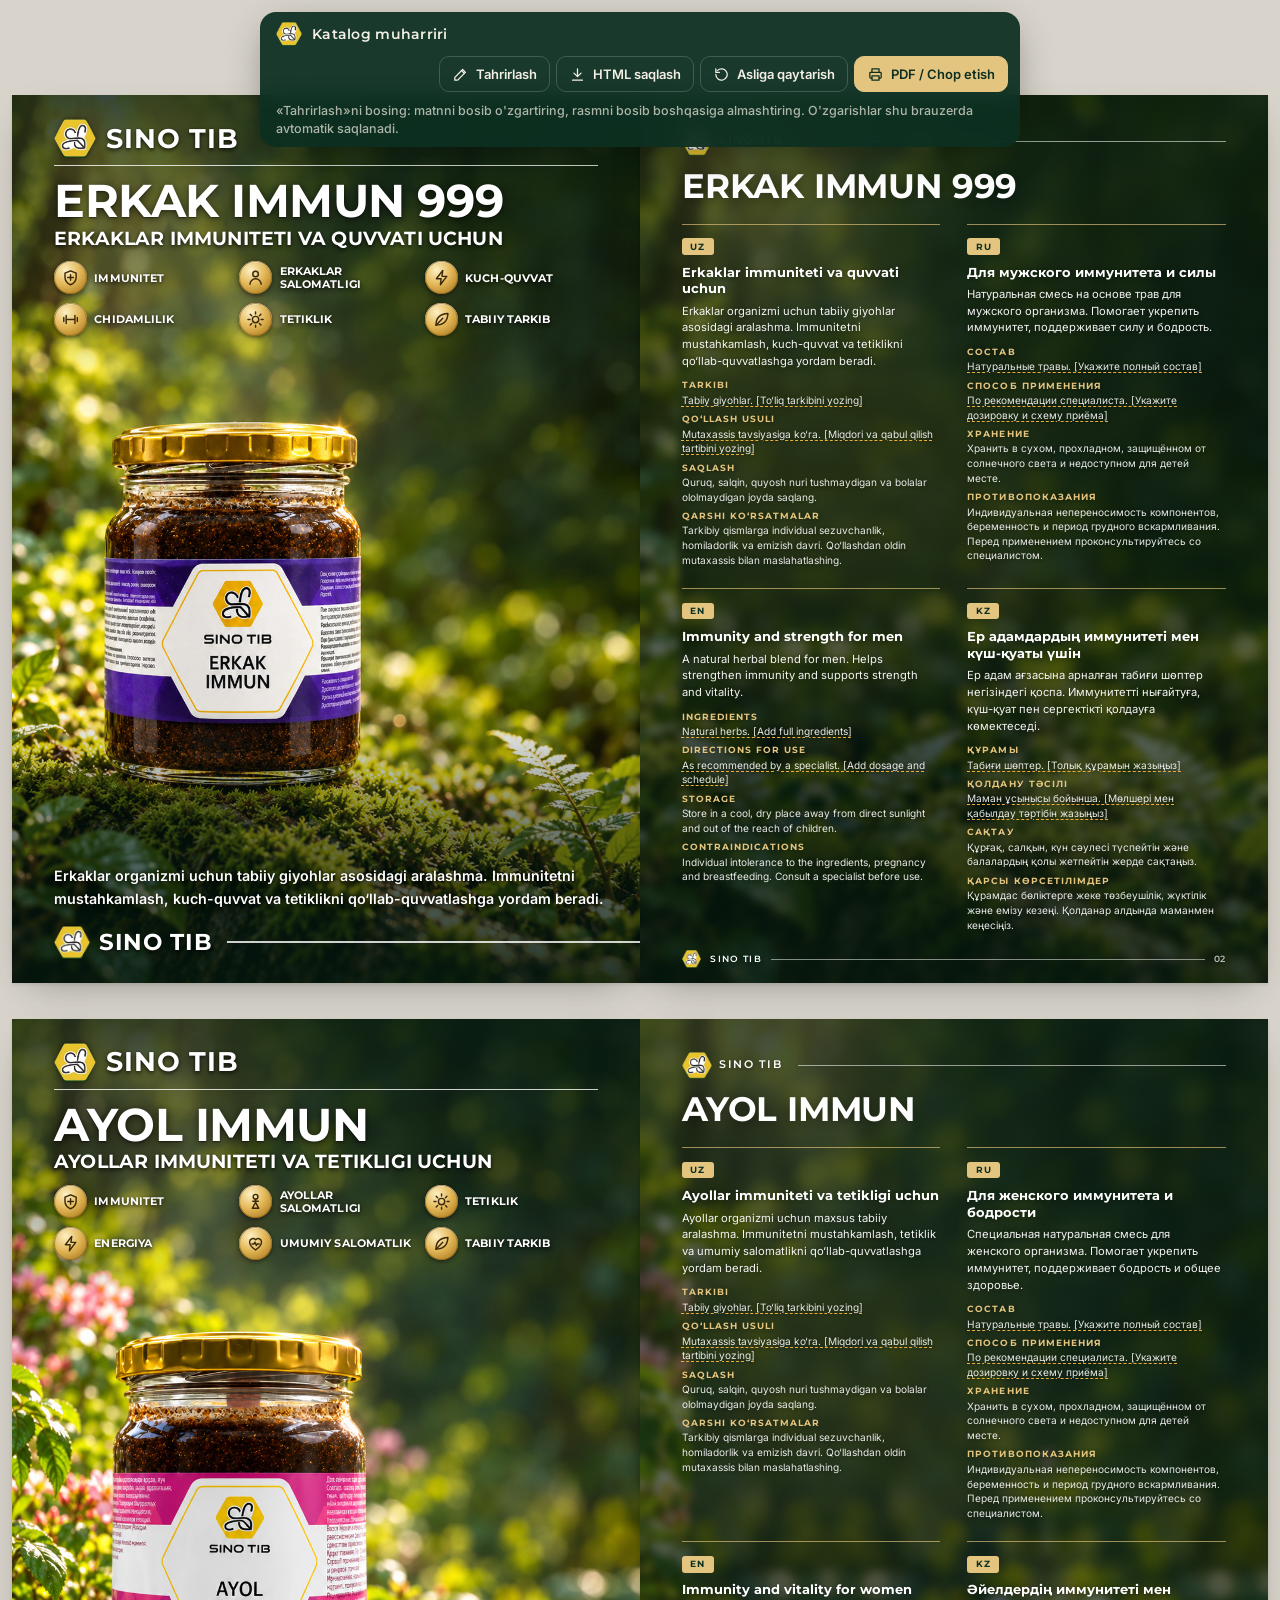
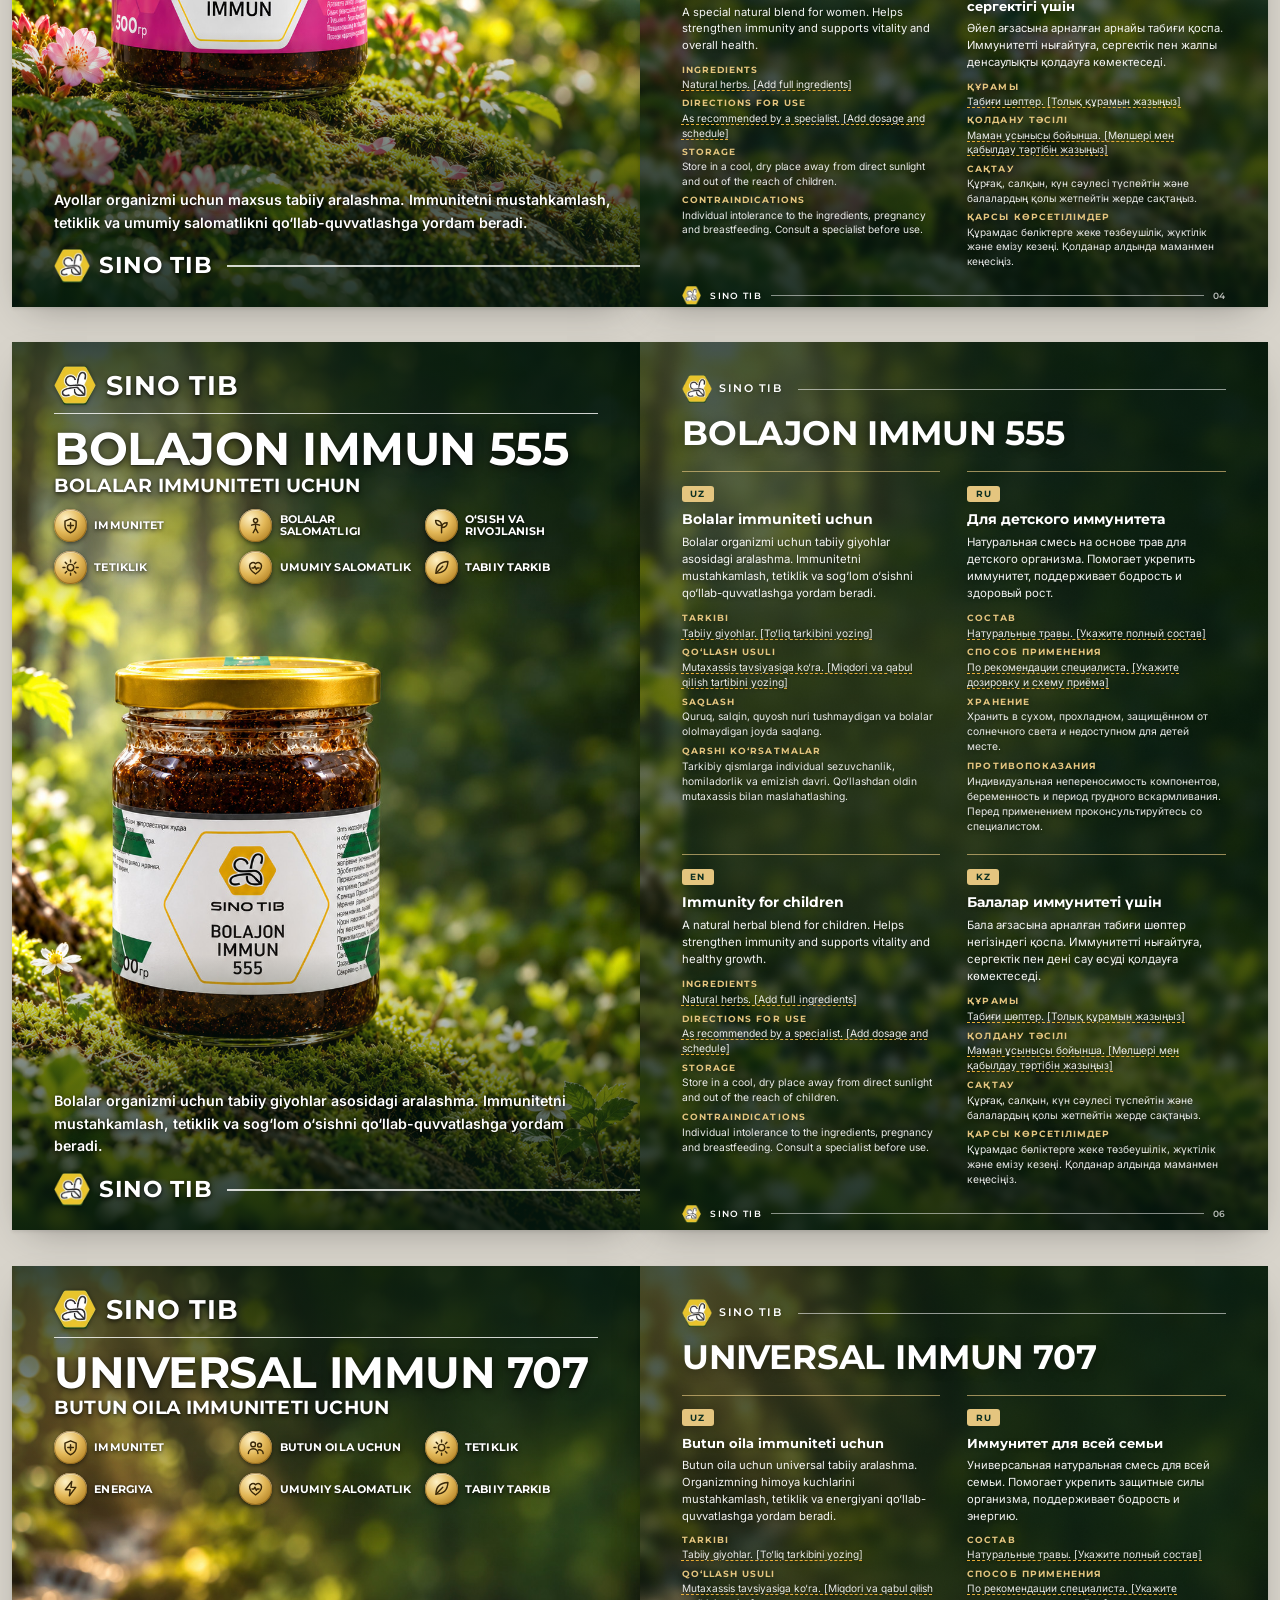
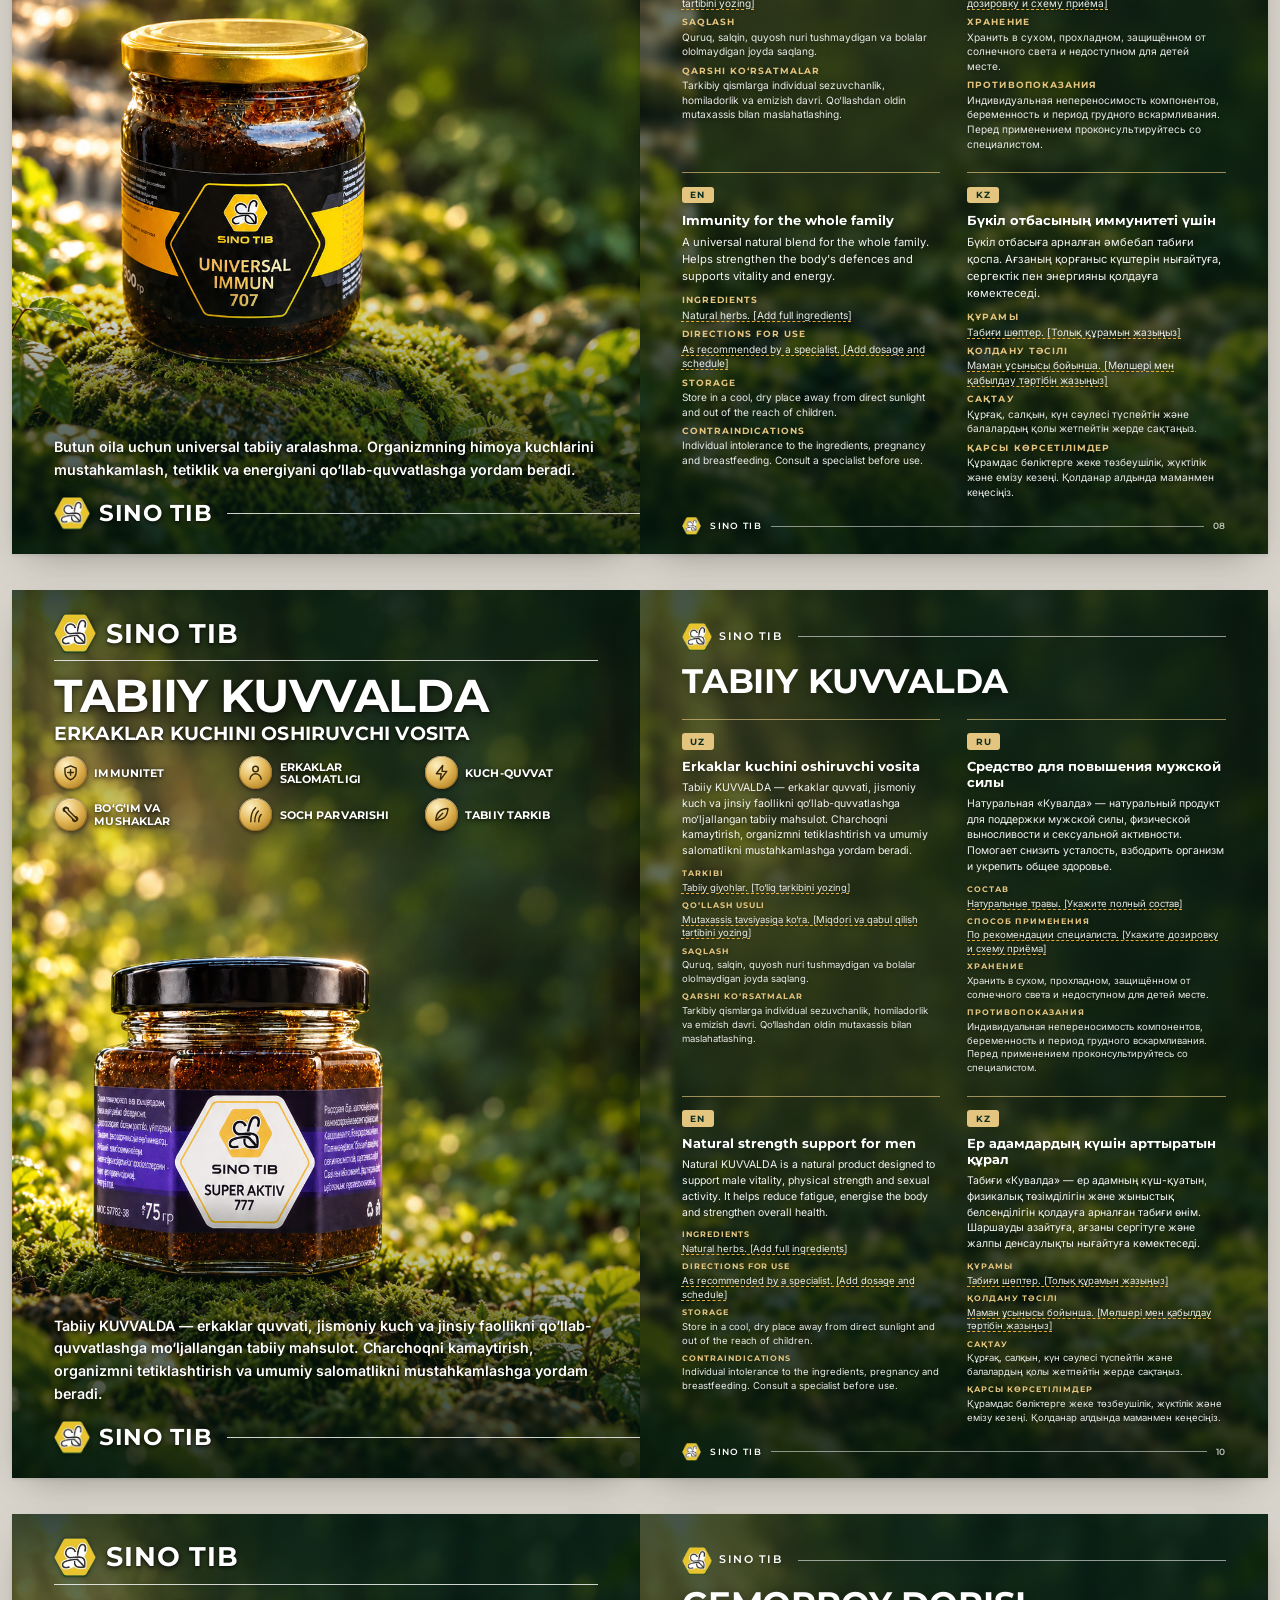
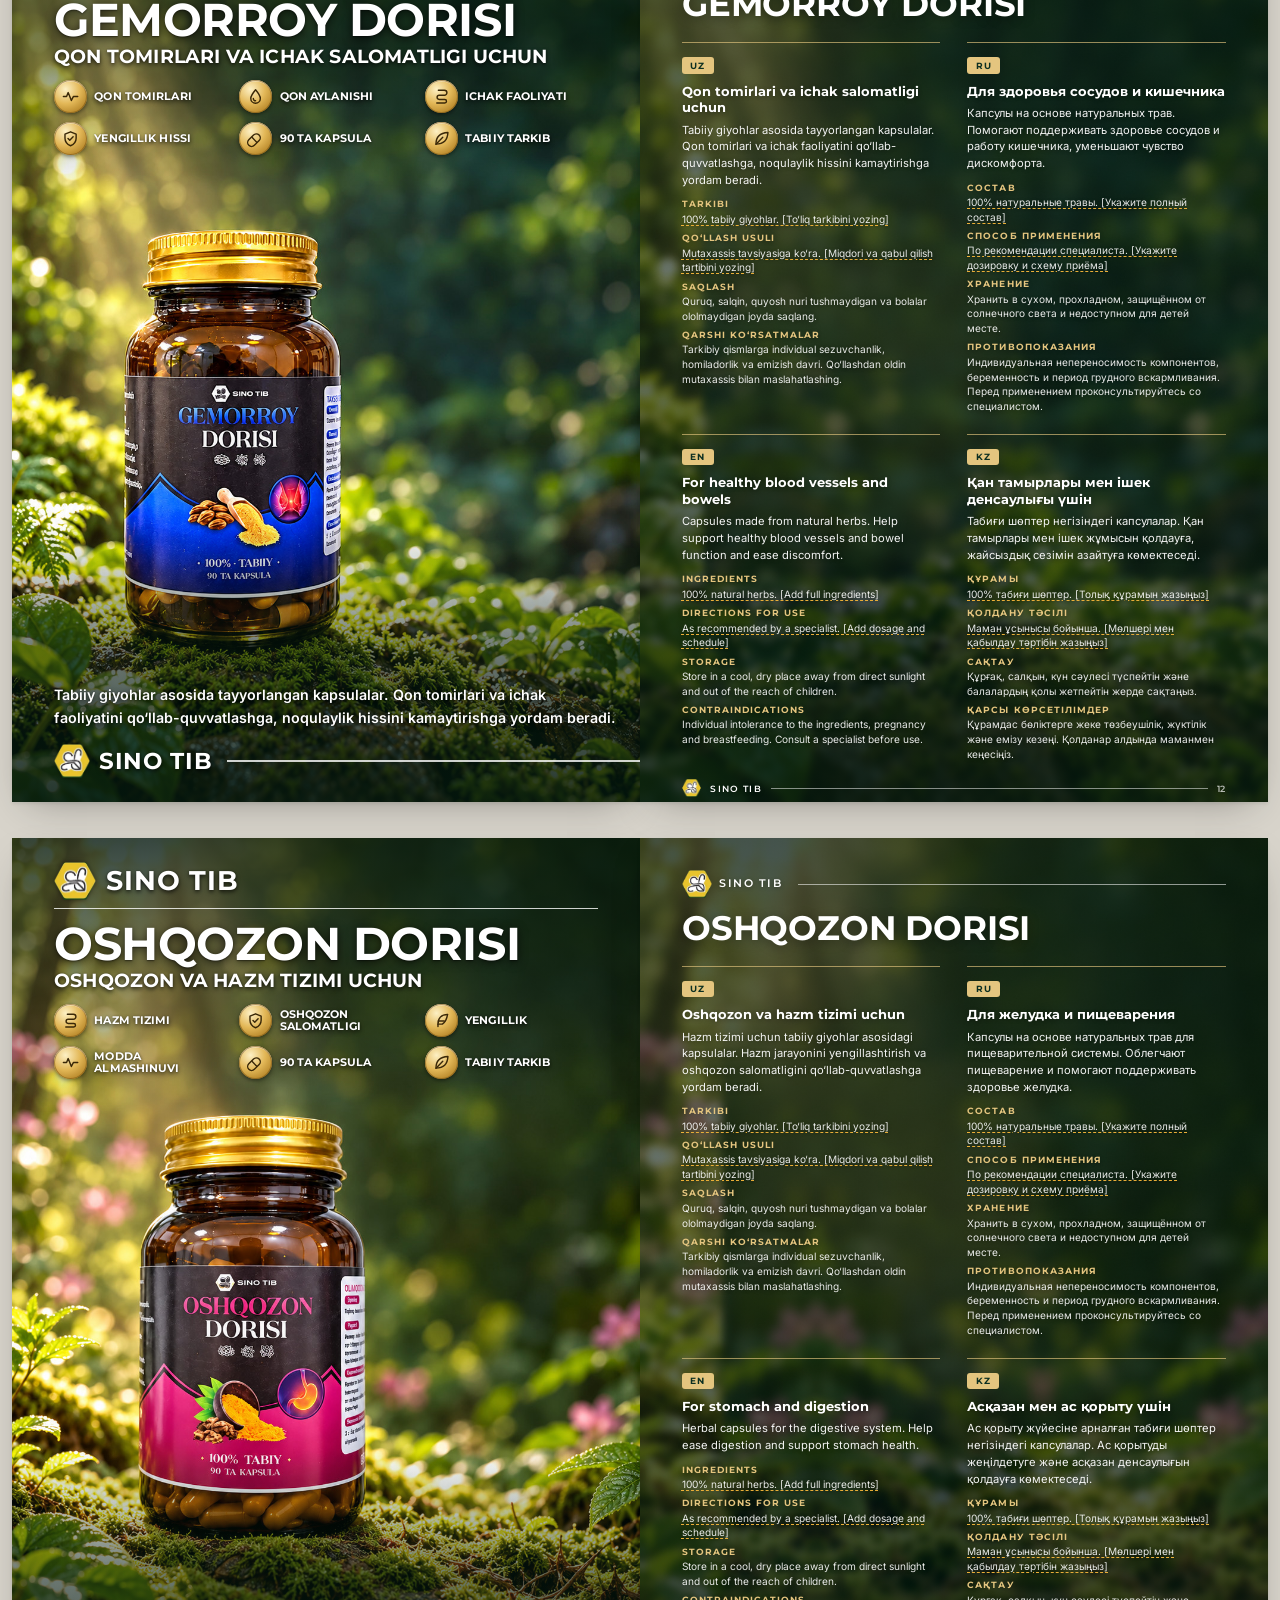
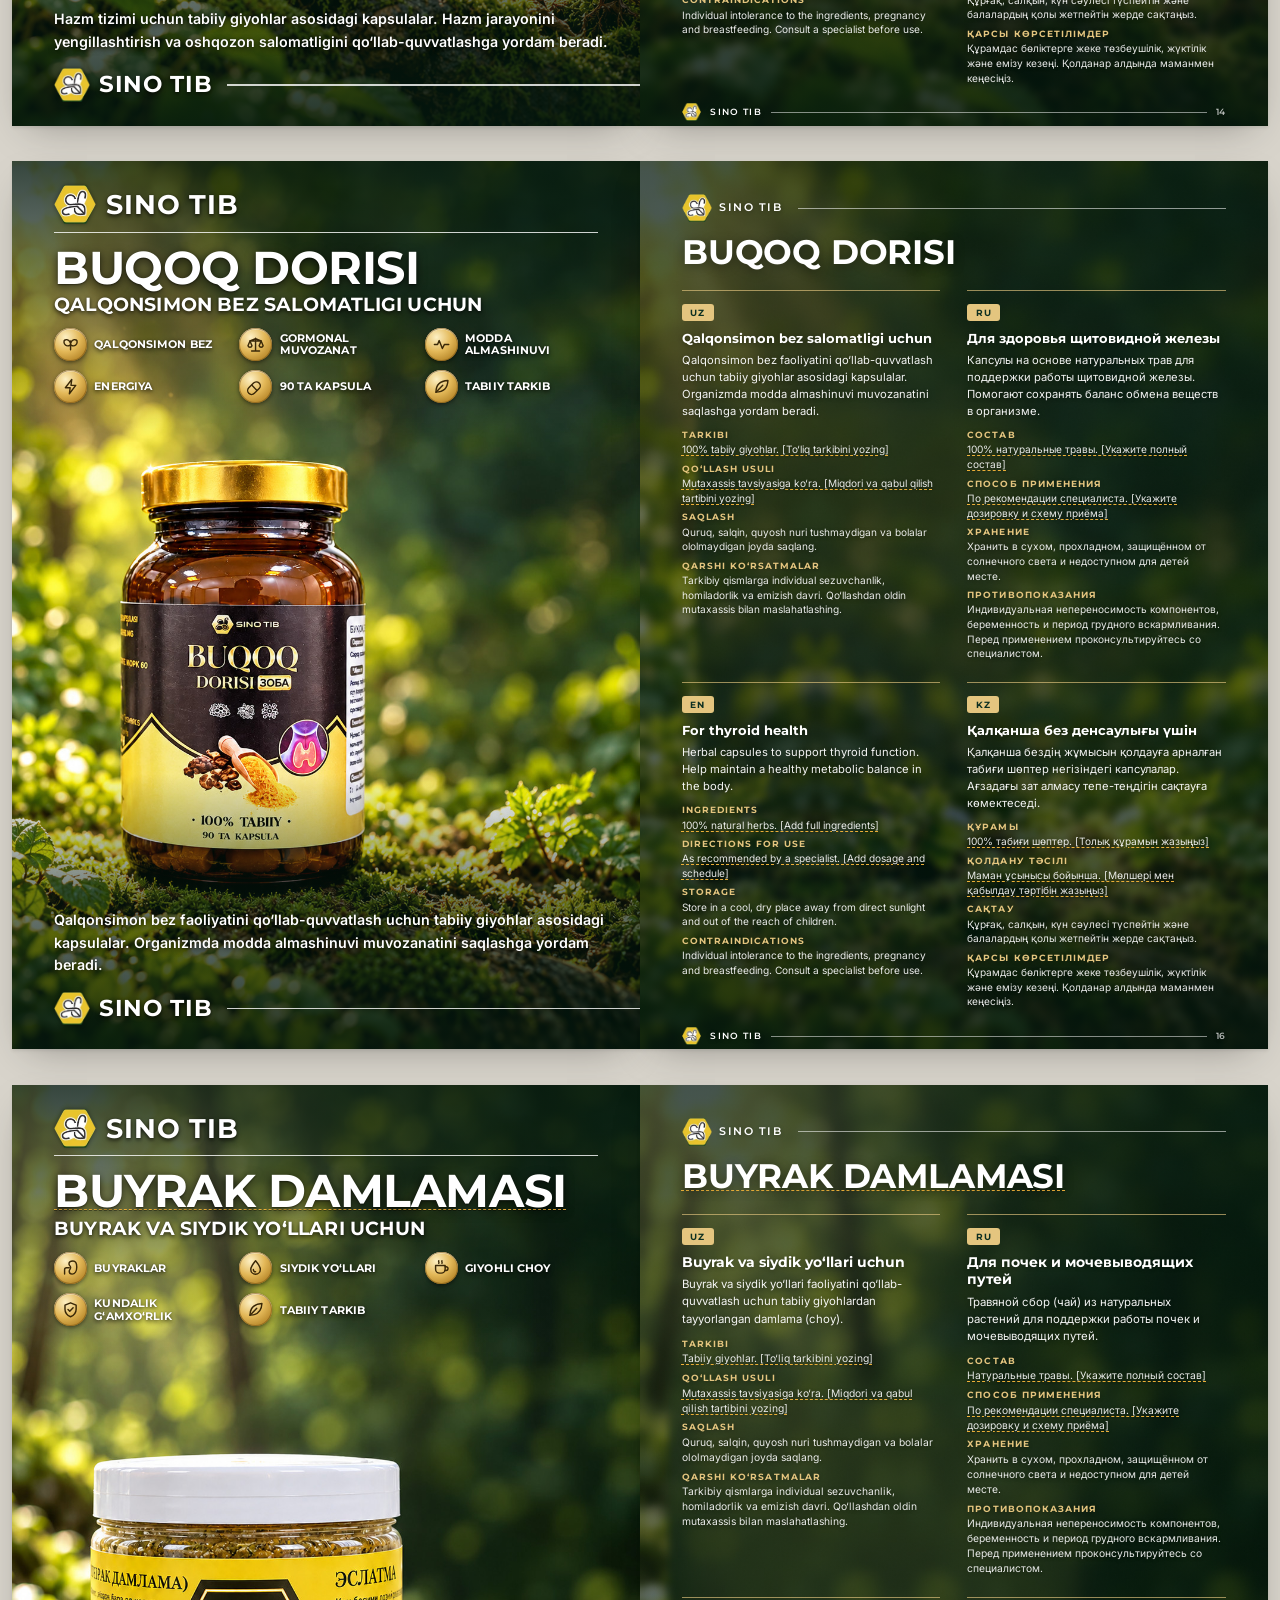
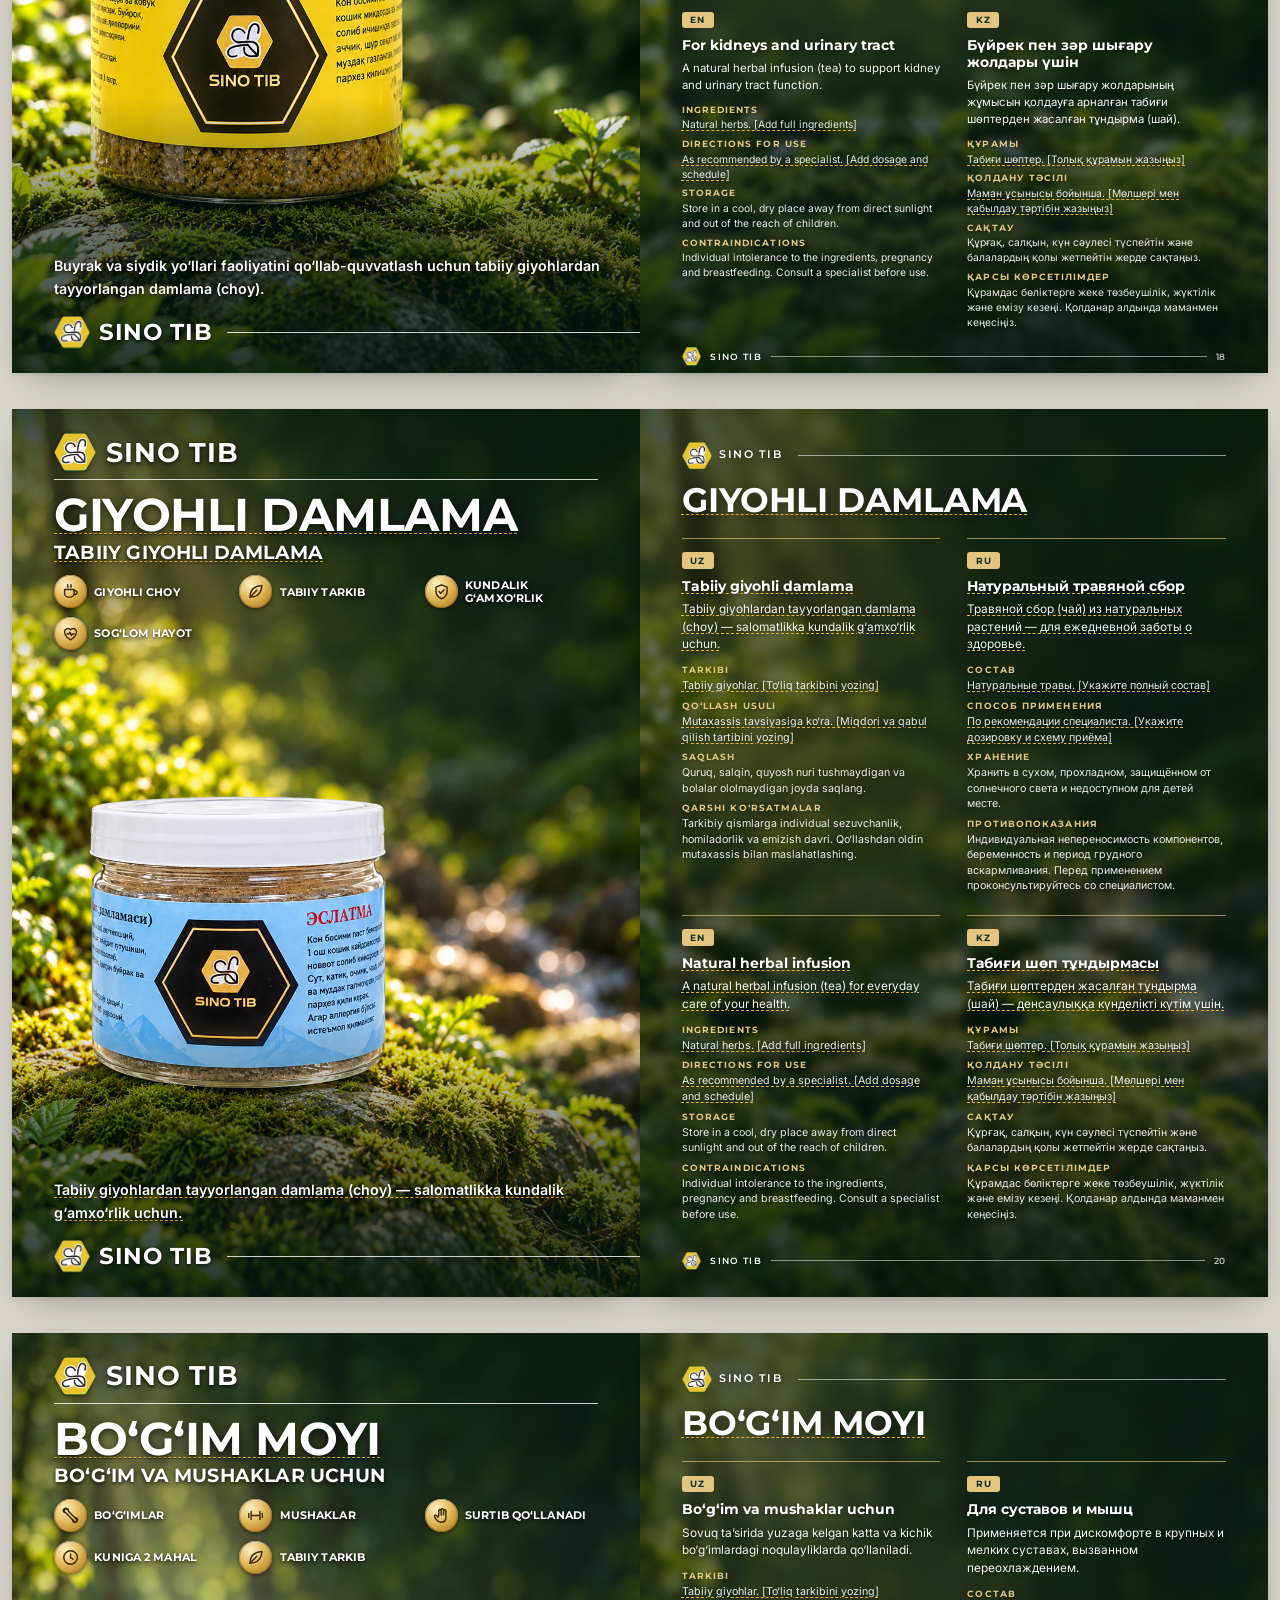
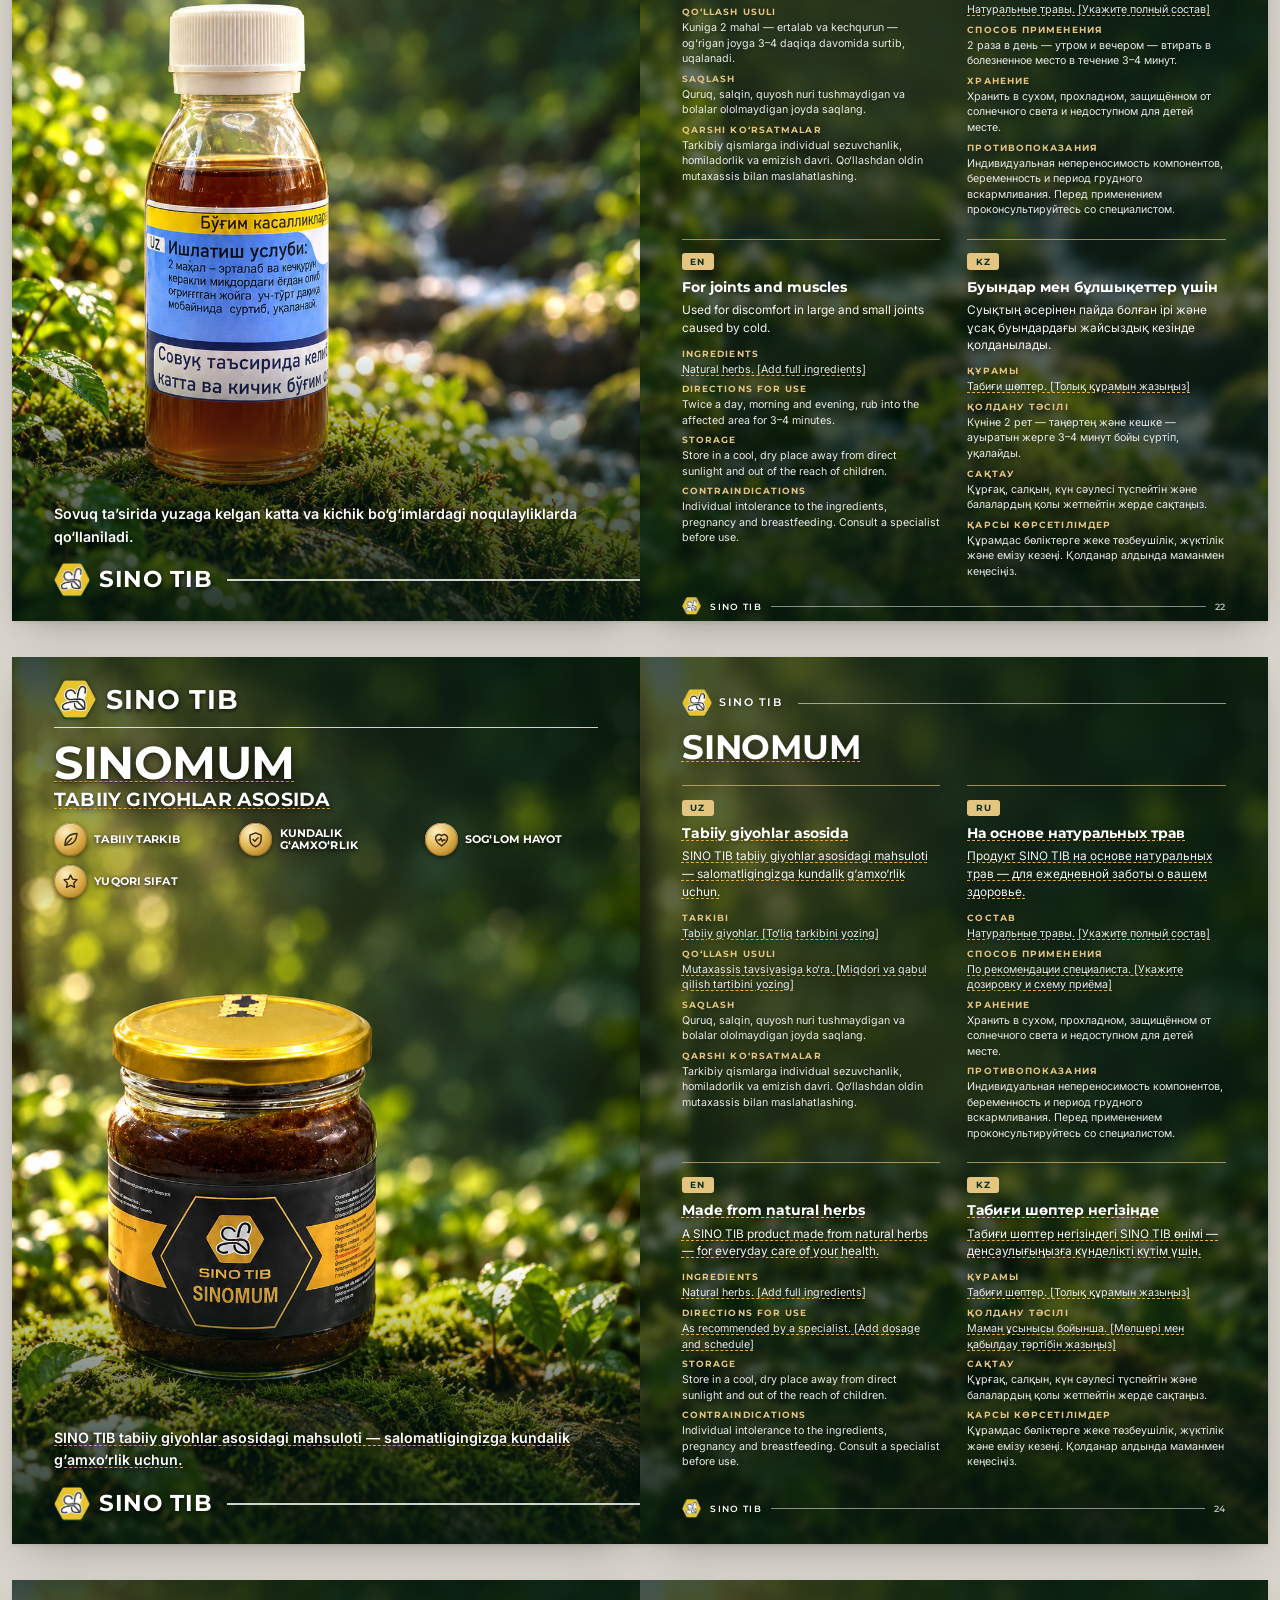
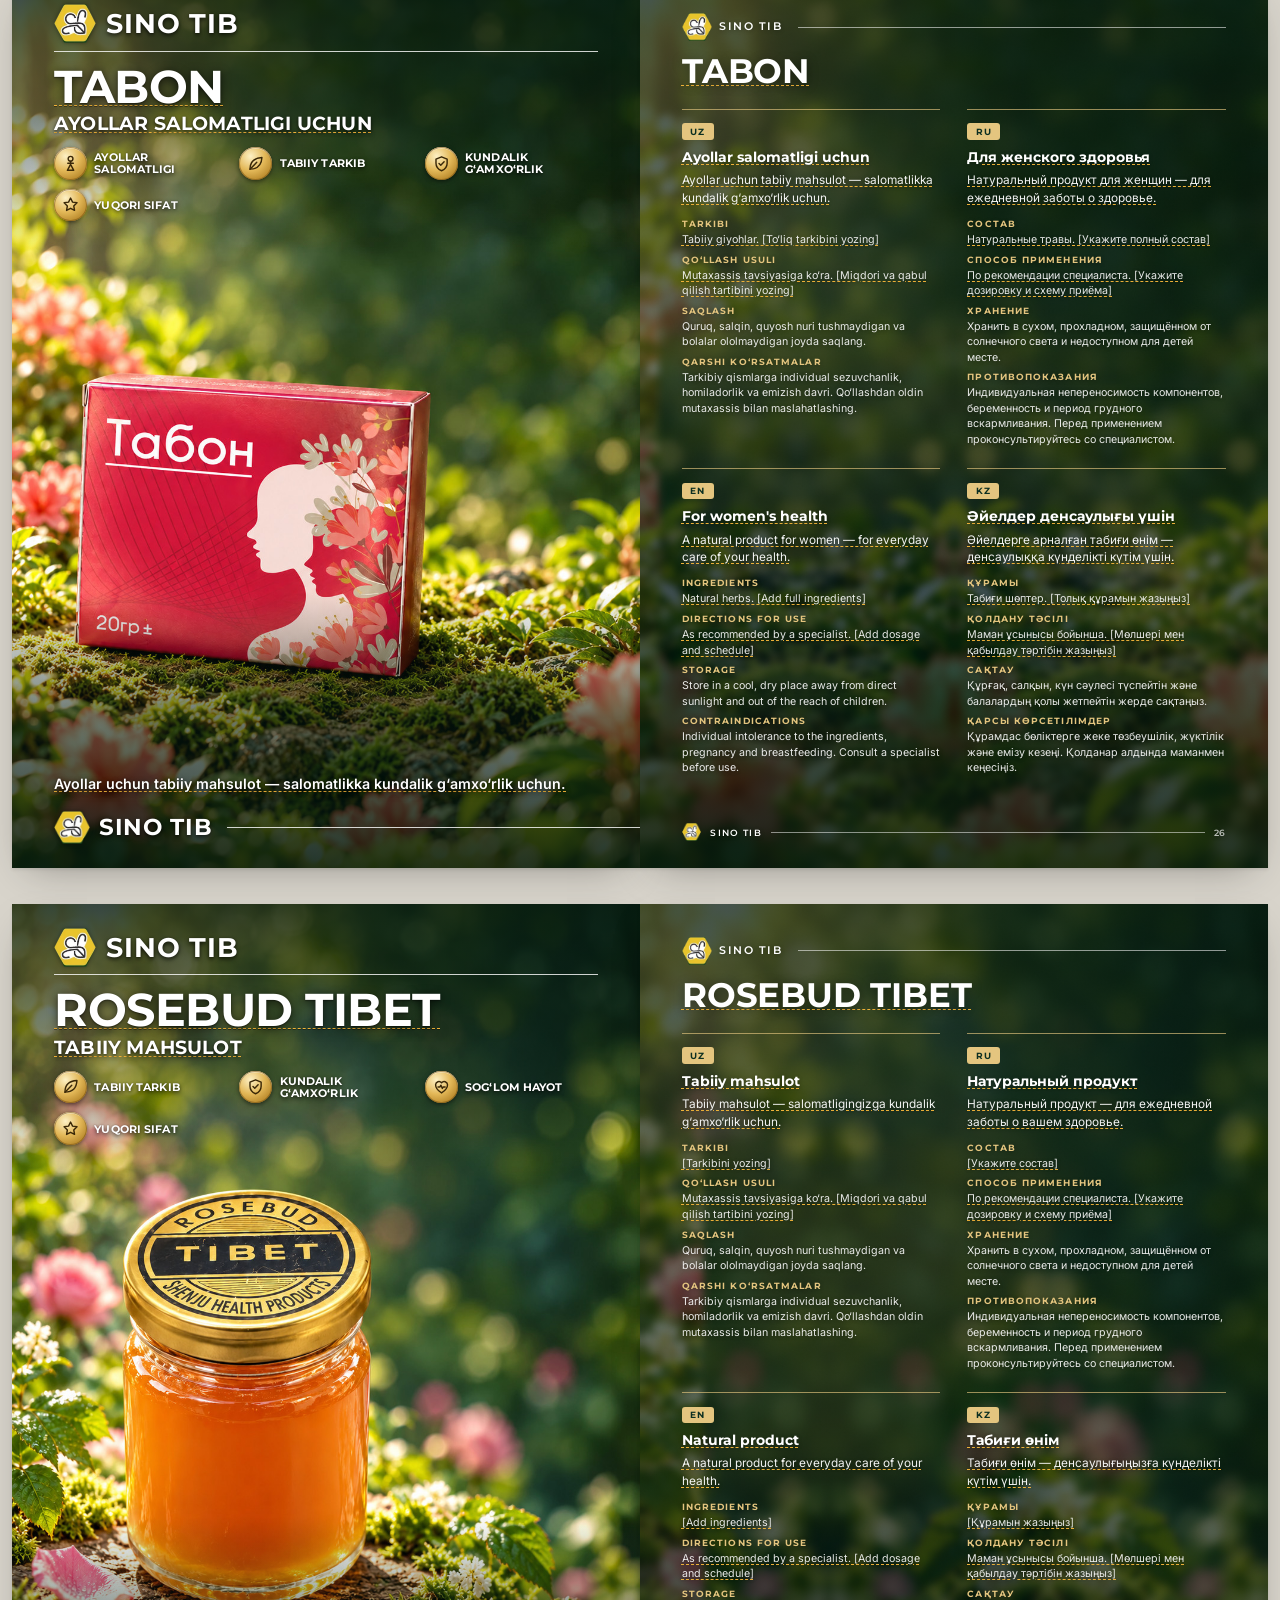
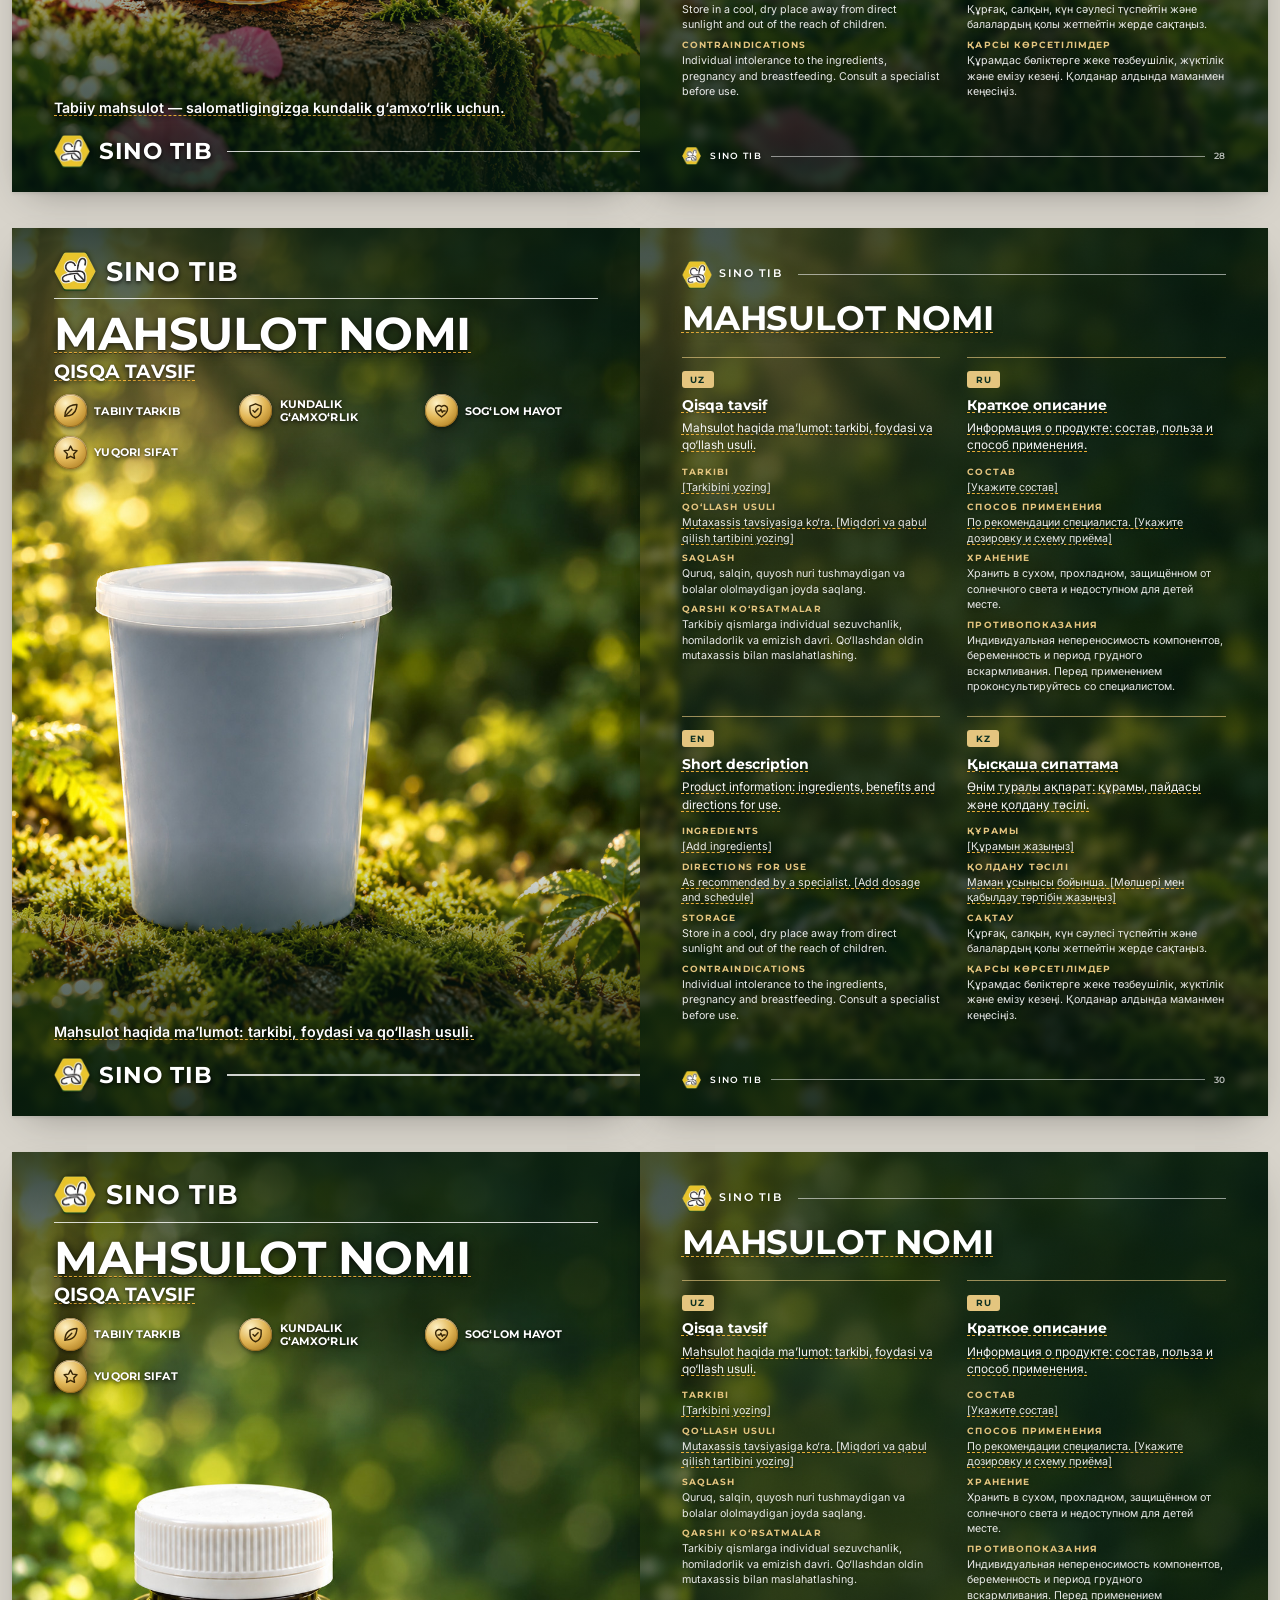
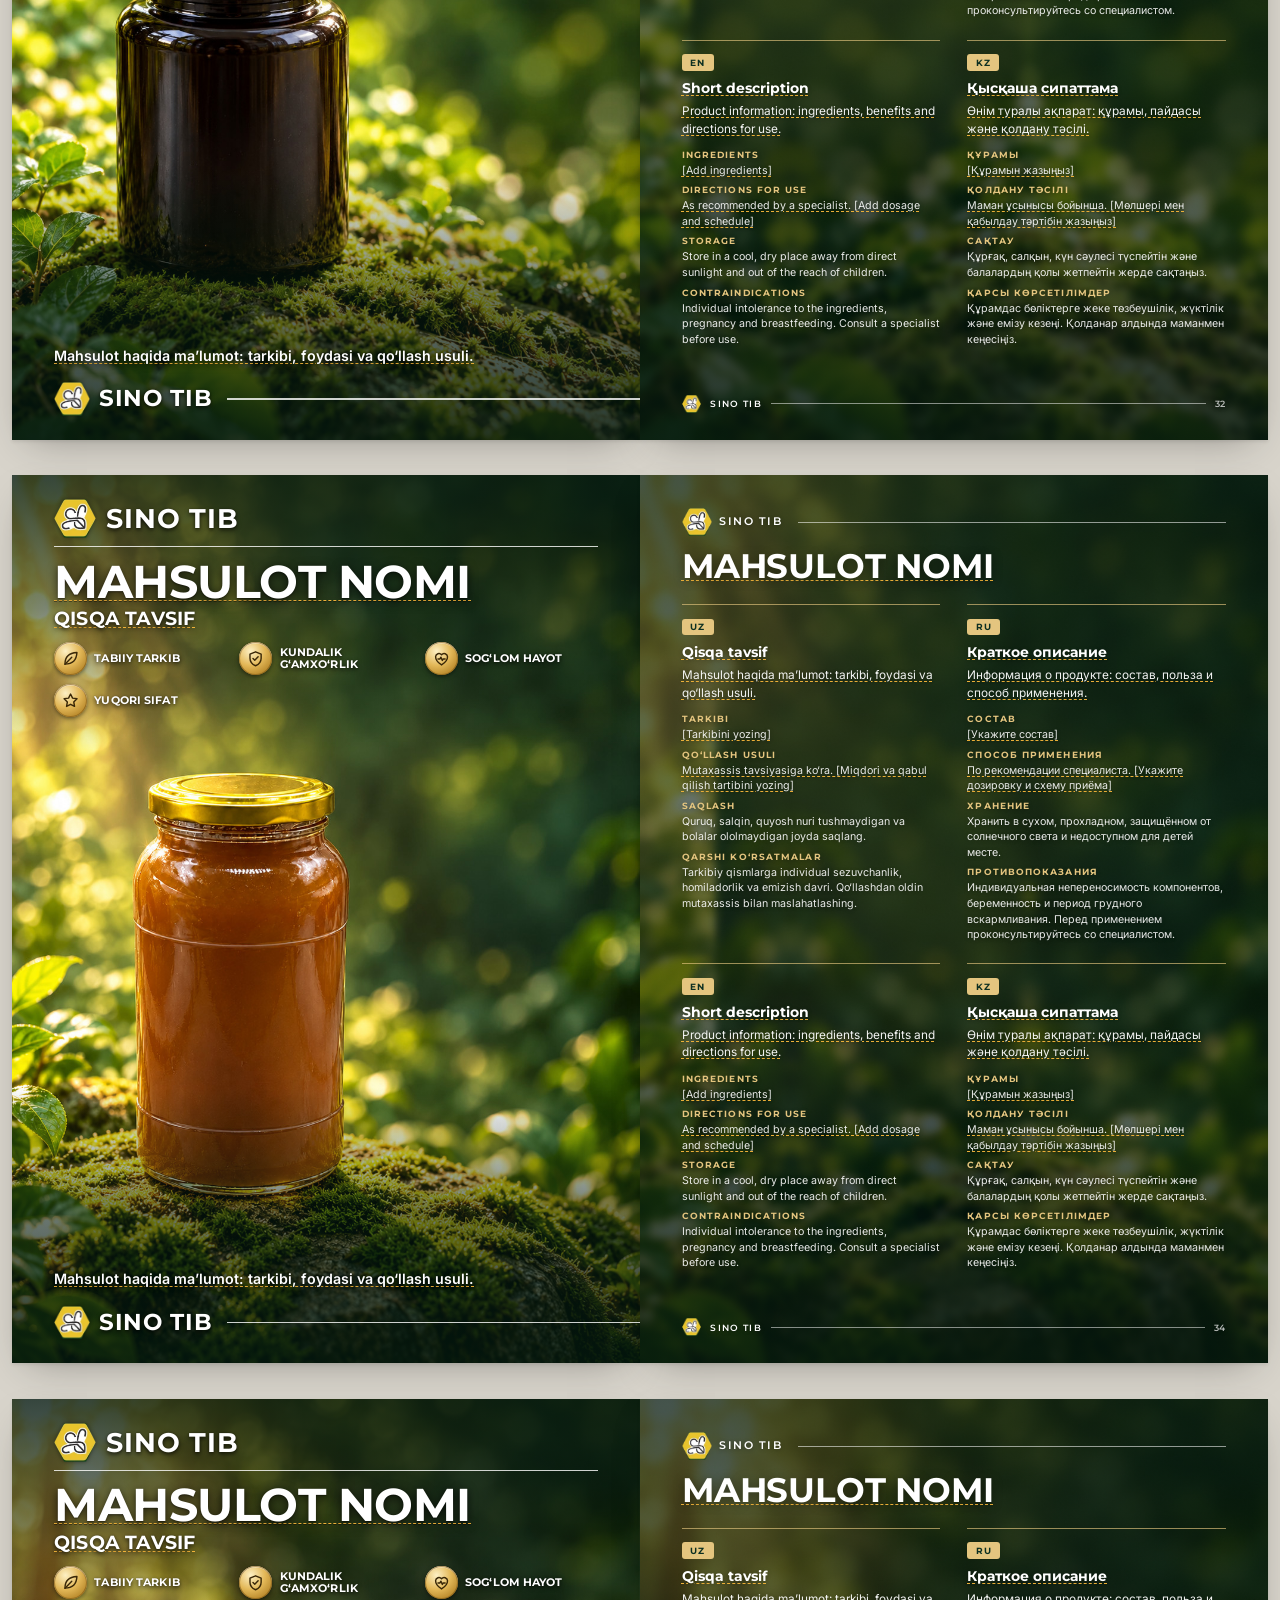
<file: katalog-a4/index.html>
<!doctype html>
<html lang="uz">
<head>
  <meta charset="utf-8">
  <meta name="viewport" content="width=device-width, initial-scale=1">
  <title>SINO TIB — Mahsulotlar katalogi</title>
  <link rel="stylesheet" href="fonts.css">
  <link rel="stylesheet" href="katalog.css">
</head>
<body>

<!-- Boshqaruv paneli (chop etishda ko'rinmaydi) -->
<div class="panel no-print" id="panel">
  <div class="panel__title">
    <img src="img/logo.png" alt="">
    <span>Katalog muharriri</span>
  </div>
  <div class="panel__actions">
    <button type="button" class="pbtn" id="btn-edit" aria-pressed="false">
      <svg viewBox="0 0 24 24"><path d="M4 20h4L19 9l-4-4L4 16Z"/><path d="m13.5 6.5 4 4"/></svg>
      <span>Tahrirlash</span>
    </button>
    <button type="button" class="pbtn" id="btn-download">
      <svg viewBox="0 0 24 24"><path d="M12 4v11m-5-5 5 5 5-5M5 20h14"/></svg>
      <span>HTML saqlash</span>
    </button>
    <button type="button" class="pbtn" id="btn-reset">
      <svg viewBox="0 0 24 24"><path d="M4 12a8 8 0 1 0 2.5-5.8M4 4v5h5"/></svg>
      <span>Asliga qaytarish</span>
    </button>
    <button type="button" class="pbtn pbtn--primary" id="btn-print">
      <svg viewBox="0 0 24 24"><path d="M7 9V4h10v5M7 17H5a1 1 0 0 1-1-1v-6a1 1 0 0 1 1-1h14a1 1 0 0 1 1 1v6a1 1 0 0 1-1 1h-2"/><path d="M7 14h10v6H7Z"/></svg>
      <span>PDF / Chop etish</span>
    </button>
  </div>
  <p class="panel__hint" id="hint">«Tahrirlash»ni bosing: matnni bosib o'zgartiring, rasmni bosib boshqasiga almashtiring. O'zgarishlar shu brauzerda avtomatik saqlanadi.</p>
</div>

<!-- Ikonkalar -->
<svg width="0" height="0" style="position:absolute" aria-hidden="true">
  <defs>
    <symbol id="i-leaf" viewBox="0 0 24 24"><path d="M5 19C5 10 10.5 5 20 4.5 19.5 14 14 19 5 19Z"/><path d="M5 19 13.5 10.5"/></symbol>
    <symbol id="i-capsule" viewBox="0 0 24 24"><path d="M10.5 20.5a4.95 4.95 0 0 1-7-7l6-6a4.95 4.95 0 0 1 7 7Z"/><path d="m7.5 10.5 6 6"/></symbol>
    <symbol id="i-heart" viewBox="0 0 24 24"><path d="M12 20s-7.5-4.6-7.5-10.2A4.2 4.2 0 0 1 12 7.3a4.2 4.2 0 0 1 7.5 2.5C19.5 15.4 12 20 12 20Z"/><path d="M7.5 12.5h2.5l1.2-2.2 1.8 4 1.2-1.8h2.3"/></symbol>
    <symbol id="i-care" viewBox="0 0 24 24"><path d="M12 3.5 5 6.5v5c0 4.4 3 7.8 7 9.5 4-1.7 7-5.1 7-9.5v-5Z"/><path d="m8.8 12 2.2 2.2 4.2-4.4"/></symbol>
    <symbol id="i-shield" viewBox="0 0 24 24"><path d="M12 3.5 5 6.5v5c0 4.4 3 7.8 7 9.5 4-1.7 7-5.1 7-9.5v-5Z"/><path d="M12 8.5v7M8.5 12h7"/></symbol>
    <symbol id="i-man" viewBox="0 0 24 24"><circle cx="12" cy="7.5" r="3.5"/><path d="M5 20.5a7 7 0 0 1 14 0"/></symbol>
    <symbol id="i-bolt" viewBox="0 0 24 24"><path d="M13.5 3 5.5 13.5h6l-1 7.5 8-10.5h-6Z"/></symbol>
    <symbol id="i-joint" viewBox="0 0 24 24"><path d="M9.2 6.6a2.6 2.6 0 1 0-3.6 1.6L15.8 18.4a2.6 2.6 0 1 0 1.6-3.6Z"/><path d="M5.6 8.2a2.6 2.6 0 1 1 2-3.9M18.4 15.8a2.6 2.6 0 1 1-3.9 2"/></symbol>
    <symbol id="i-hair" viewBox="0 0 24 24"><path d="M6 21c0-7 1.5-13.5 6-17.5M11 21c0-5.5 1.2-10 4.5-13.5M16 21c0-3.8.8-6.8 3-9"/></symbol>
    <symbol id="i-steth" viewBox="0 0 24 24"><path d="M6 3.5H5v5.5a4.5 4.5 0 0 0 9 0V3.5h-1"/><path d="M9.5 13.5v1.5a5 5 0 0 0 10 0v-2.5"/><circle cx="19.5" cy="10.5" r="2"/></symbol>
    <symbol id="i-pulse" viewBox="0 0 24 24"><path d="M3 12h4l2-5 4 10 2.5-5H21"/></symbol>
    <symbol id="i-scale" viewBox="0 0 24 24"><path d="M12 4v16M7 20h10M5 7.5h14M12 4.5l-7 3M12 4.5l7 3"/><path d="m5 7.5-2.5 6a2.6 2.6 0 0 0 5 0Z"/><path d="m19 7.5-2.5 6a2.6 2.6 0 0 0 5 0Z"/></symbol>
    <symbol id="i-dumbbell" viewBox="0 0 24 24"><path d="M6.5 7v10M17.5 7v10M3.5 9.5v5M20.5 9.5v5M6.5 12h11"/></symbol>
    <symbol id="i-sun" viewBox="0 0 24 24"><circle cx="12" cy="12" r="4"/><path d="M12 2.5v2.5M12 19v2.5M2.5 12H5M19 12h2.5M5.3 5.3l1.8 1.8M16.9 16.9l1.8 1.8M5.3 18.7l1.8-1.8M16.9 7.1l1.8-1.8"/></symbol>
    <symbol id="i-people" viewBox="0 0 24 24"><circle cx="9" cy="8" r="3"/><circle cx="17" cy="9" r="2.4"/><path d="M3 19.5a6 6 0 0 1 12 0M15.5 15a4.5 4.5 0 0 1 6 4.5"/></symbol>
    <symbol id="i-phone" viewBox="0 0 24 24"><path d="M5.5 3.5h3.5l2 5-2.5 1.5a11 11 0 0 0 5.5 5.5l1.5-2.5 5 2v3.5a2 2 0 0 1-2 2A16.5 16.5 0 0 1 3.5 5.5a2 2 0 0 1 2-2Z"/></symbol>
    <symbol id="i-telegram" viewBox="0 0 24 24"><path d="M21 4.5 3 11.5l5.5 2 2 6 3-3.5 4.5 3.5Z"/><path d="m8.5 13.5 8-5.5"/></symbol>
    <symbol id="i-insta" viewBox="0 0 24 24"><rect x="3.5" y="3.5" width="17" height="17" rx="5"/><circle cx="12" cy="12" r="4"/><circle cx="17" cy="7" r=".6"/></symbol>
    <symbol id="i-globe" viewBox="0 0 24 24"><circle cx="12" cy="12" r="8.5"/><path d="M3.5 12h17M12 3.5c2.5 2.5 3.5 5.3 3.5 8.5s-1 6-3.5 8.5c-2.5-2.5-3.5-5.3-3.5-8.5s1-6 3.5-8.5Z"/></symbol>
    <symbol id="i-chat" viewBox="0 0 24 24"><path d="M4 5.5h16v10H9l-5 4Z"/><path d="M8 10.5h8"/></symbol>
    <symbol id="i-list" viewBox="0 0 24 24"><path d="M9 6.5h11M9 12h11M9 17.5h11"/><circle cx="4.8" cy="6.5" r="1"/><circle cx="4.8" cy="12" r="1"/><circle cx="4.8" cy="17.5" r="1"/></symbol>
    <symbol id="i-bag" viewBox="0 0 24 24"><path d="M5 8h14l-1 12.5H6Z"/><path d="M9 8V6.5a3 3 0 0 1 6 0V8"/></symbol>
    <symbol id="i-box" viewBox="0 0 24 24"><path d="M3.5 7.5 12 3.5l8.5 4v9L12 20.5l-8.5-4Z"/><path d="m3.5 7.5 8.5 4 8.5-4M12 11.5v9"/></symbol>
    <symbol id="i-drop" viewBox="0 0 24 24"><path d="M12 3.5c3.6 4.3 6 7.7 6 10.8a6 6 0 0 1-12 0c0-3.1 2.4-6.5 6-10.8Z"/><path d="M9.2 14.5a2.8 2.8 0 0 0 2.8 2.8"/></symbol>
    <symbol id="i-gut" viewBox="0 0 24 24"><path d="M8 4h7.5a3.2 3.2 0 0 1 0 6.4H9a2.6 2.6 0 0 0 0 5.2h7a2.2 2.2 0 0 1 0 4.4H6"/></symbol>
    <symbol id="i-kidney" viewBox="0 0 24 24"><path d="M15 3.8c2.9 0 4.8 3 4.8 7.6 0 4.9-2.4 8.8-5.9 8.8-2.4 0-3.6-1.7-3.6-3.5 0-2.2 1.8-2.8 1.8-4.8S10 9.2 10 7.4c0-2.1 2-3.6 5-3.6Z"/><path d="M10.3 12.2H7a2.5 2.5 0 0 0-2.5 2.5V20"/></symbol>
    <symbol id="i-child" viewBox="0 0 24 24"><circle cx="12" cy="5.8" r="2.6"/><path d="M7 11.5 12 10l5 1.5M12 10v5.5M9 21l3-5.5 3 5.5"/></symbol>
    <symbol id="i-woman" viewBox="0 0 24 24"><circle cx="12" cy="6" r="3"/><path d="M12 9v4M8.5 11.5h7M12 13l-4 7.5h8Z"/></symbol>
    <symbol id="i-sprout" viewBox="0 0 24 24"><path d="M12 21v-9"/><path d="M12 12C12 8 9.2 5.5 4.5 5.5 4.5 10 7.5 12 12 12Z"/><path d="M12 14.5c0-3.6 2.6-6 7-6 0 4-3 6-7 6Z"/></symbol>
    <symbol id="i-cup" viewBox="0 0 24 24"><path d="M4.5 9.5h12v4.5a5 5 0 0 1-5 5h-2a5 5 0 0 1-5-5Z"/><path d="M16.5 11h1.3a2.3 2.3 0 0 1 0 4.6h-1.6"/><path d="M8.5 3.5c-.9 1.1.9 2 0 3.2M12.5 3.5c-.9 1.1.9 2 0 3.2"/></symbol>
    <symbol id="i-clock" viewBox="0 0 24 24"><circle cx="12" cy="12" r="8.5"/><path d="M12 7.5V12l3 2"/></symbol>
    <symbol id="i-butterfly" viewBox="0 0 24 24"><path d="M12 7.5v11"/><path d="M12 10c-1.6-3.3-4.6-4.8-7-3.7-1.9.9-1.6 4.4.5 6.3 1.5 1.3 4 1.3 6.5-.3"/><path d="M12 10c1.6-3.3 4.6-4.8 7-3.7 1.9.9 1.6 4.4-.5 6.3-1.5 1.3-4 1.3-6.5-.3"/></symbol>
    <symbol id="i-hand" viewBox="0 0 24 24"><path d="M8.5 12.5V6a1.5 1.5 0 0 1 3 0v5.5M11.5 11V4.8a1.5 1.5 0 0 1 3 0V11M14.5 11V6.3a1.5 1.5 0 0 1 3 0v7.2c0 4.2-2.6 7-6.3 7-2.6 0-4.1-1.1-5.6-3.2l-2.2-3.4a1.5 1.5 0 0 1 2.4-1.8l1.7 2"/></symbol>
    <symbol id="i-star" viewBox="0 0 24 24"><path d="m12 3.8 2.5 5.1 5.6.8-4.1 4 1 5.6-5-2.6-5 2.6 1-5.6-4.1-4 5.6-.8Z"/></symbol>
    <symbol id="i-feather" viewBox="0 0 24 24"><path d="M19.5 4.5C12 4.5 7.5 9 7.5 16.5v3"/><path d="M7.5 16.5H13c3.3-2.3 5.6-6.4 6.5-12"/><path d="M8 12.5h7.3"/></symbol>
  </defs>
</svg>

<main class="book" id="book">

  <!-- ============ 1–2. ERKAK IMMUN 999 ============ -->
  <section class="page pp">
    <img class="pp__bg" data-img src="img/mahsulot/erkak-immun.jpg" alt="Erkak Immun 999">
    <div class="pp__shade" aria-hidden="true"></div>
    <header class="pp__head">
      <div class="pp__top"><img src="img/logo.png" alt=""><span>SINO TIB</span></div>
      <h2 class="pp__title">Erkak Immun 999</h2>
      <p class="pp__sub">Erkaklar immuniteti va quvvati uchun</p>
      <ul class="pp__icons">
        <li><span class="medal"><svg class="ic"><use href="#i-shield"/></svg></span><b>Immunitet</b></li>
        <li><span class="medal"><svg class="ic"><use href="#i-man"/></svg></span><b>Erkaklar salomatligi</b></li>
        <li><span class="medal"><svg class="ic"><use href="#i-bolt"/></svg></span><b>Kuch-quvvat</b></li>
        <li><span class="medal"><svg class="ic"><use href="#i-dumbbell"/></svg></span><b>Chidamlilik</b></li>
        <li><span class="medal"><svg class="ic"><use href="#i-sun"/></svg></span><b>Tetiklik</b></li>
        <li><span class="medal"><svg class="ic"><use href="#i-leaf"/></svg></span><b>Tabiiy tarkib</b></li>
      </ul>
    </header>
    <div class="pp__foot">
      <p class="pp__desc">Erkaklar organizmi uchun tabiiy giyohlar asosidagi aralashma. Immunitetni mustahkamlash, kuch-quvvat va tetiklikni qo‘llab-quvvatlashga yordam beradi.</p>
      <div class="pp__end"><img src="img/logo.png" alt=""><span>SINO TIB</span><i></i></div>
    </div>
  </section>

  <section class="page inf">
    <img class="inf__bg" data-img src="img/fon/erkak-immun.jpg" alt="">
    <div class="inf__shade" aria-hidden="true"></div>
    <div class="inf__body">
      <div class="pp__brand"><img src="img/logo.png" alt=""><span>SINO TIB</span></div>
      <h2 class="inf__title">Erkak Immun 999</h2>
      <div class="inf__langs">
        <div class="inf__lang" lang="uz"><span class="lang__tag">UZ</span><h4>Erkaklar immuniteti va quvvati uchun</h4><p class="inf__desc">Erkaklar organizmi uchun tabiiy giyohlar asosidagi aralashma. Immunitetni mustahkamlash, kuch-quvvat va tetiklikni qo‘llab-quvvatlashga yordam beradi.</p><dl class="inf__secs"><div><dt>Tarkibi</dt><dd class="ph">Tabiiy giyohlar. [To‘liq tarkibini yozing]</dd></div><div><dt>Qo‘llash usuli</dt><dd class="ph">Mutaxassis tavsiyasiga ko‘ra. [Miqdori va qabul qilish tartibini yozing]</dd></div><div><dt>Saqlash</dt><dd>Quruq, salqin, quyosh nuri tushmaydigan va bolalar ololmaydigan joyda saqlang.</dd></div><div><dt>Qarshi ko‘rsatmalar</dt><dd>Tarkibiy qismlarga individual sezuvchanlik, homiladorlik va emizish davri. Qo‘llashdan oldin mutaxassis bilan maslahatlashing.</dd></div></dl></div>
        <div class="inf__lang" lang="ru"><span class="lang__tag">RU</span><h4>Для мужского иммунитета и силы</h4><p class="inf__desc">Натуральная смесь на основе трав для мужского организма. Помогает укрепить иммунитет, поддерживает силу и бодрость.</p><dl class="inf__secs"><div><dt>Состав</dt><dd class="ph">Натуральные травы. [Укажите полный состав]</dd></div><div><dt>Способ применения</dt><dd class="ph">По рекомендации специалиста. [Укажите дозировку и схему приёма]</dd></div><div><dt>Хранение</dt><dd>Хранить в сухом, прохладном, защищённом от солнечного света и недоступном для детей месте.</dd></div><div><dt>Противопоказания</dt><dd>Индивидуальная непереносимость компонентов, беременность и период грудного вскармливания. Перед применением проконсультируйтесь со специалистом.</dd></div></dl></div>
        <div class="inf__lang" lang="en"><span class="lang__tag">EN</span><h4>Immunity and strength for men</h4><p class="inf__desc">A natural herbal blend for men. Helps strengthen immunity and supports strength and vitality.</p><dl class="inf__secs"><div><dt>Ingredients</dt><dd class="ph">Natural herbs. [Add full ingredients]</dd></div><div><dt>Directions for use</dt><dd class="ph">As recommended by a specialist. [Add dosage and schedule]</dd></div><div><dt>Storage</dt><dd>Store in a cool, dry place away from direct sunlight and out of the reach of children.</dd></div><div><dt>Contraindications</dt><dd>Individual intolerance to the ingredients, pregnancy and breastfeeding. Consult a specialist before use.</dd></div></dl></div>
        <div class="inf__lang" lang="kk"><span class="lang__tag">KZ</span><h4>Ер адамдардың иммунитеті мен күш-қуаты үшін</h4><p class="inf__desc">Ер адам ағзасына арналған табиғи шөптер негізіндегі қоспа. Иммунитетті нығайтуға, күш-қуат пен сергектікті қолдауға көмектеседі.</p><dl class="inf__secs"><div><dt>Құрамы</dt><dd class="ph">Табиғи шөптер. [Толық құрамын жазыңыз]</dd></div><div><dt>Қолдану тәсілі</dt><dd class="ph">Маман ұсынысы бойынша. [Мөлшері мен қабылдау тәртібін жазыңыз]</dd></div><div><dt>Сақтау</dt><dd>Құрғақ, салқын, күн сәулесі түспейтін және балалардың қолы жетпейтін жерде сақтаңыз.</dd></div><div><dt>Қарсы көрсетілімдер</dt><dd>Құрамдас бөліктерге жеке төзбеушілік, жүктілік және емізу кезеңі. Қолданар алдында маманмен кеңесіңіз.</dd></div></dl></div>
      </div>
      <div class="pp__bar"><img src="img/logo.png" alt=""><span>SINO TIB</span><i></i><span class="pp__n">02</span></div>
    </div>
  </section>

  <!-- ============ 3–4. AYOL IMMUN ============ -->
  <section class="page pp">
    <img class="pp__bg" data-img src="img/mahsulot/ayol-immun.jpg" alt="Ayol Immun">
    <div class="pp__shade" aria-hidden="true"></div>
    <header class="pp__head">
      <div class="pp__top"><img src="img/logo.png" alt=""><span>SINO TIB</span></div>
      <h2 class="pp__title">Ayol Immun</h2>
      <p class="pp__sub">Ayollar immuniteti va tetikligi uchun</p>
      <ul class="pp__icons">
        <li><span class="medal"><svg class="ic"><use href="#i-shield"/></svg></span><b>Immunitet</b></li>
        <li><span class="medal"><svg class="ic"><use href="#i-woman"/></svg></span><b>Ayollar salomatligi</b></li>
        <li><span class="medal"><svg class="ic"><use href="#i-sun"/></svg></span><b>Tetiklik</b></li>
        <li><span class="medal"><svg class="ic"><use href="#i-bolt"/></svg></span><b>Energiya</b></li>
        <li><span class="medal"><svg class="ic"><use href="#i-heart"/></svg></span><b>Umumiy salomatlik</b></li>
        <li><span class="medal"><svg class="ic"><use href="#i-leaf"/></svg></span><b>Tabiiy tarkib</b></li>
      </ul>
    </header>
    <div class="pp__foot">
      <p class="pp__desc">Ayollar organizmi uchun maxsus tabiiy aralashma. Immunitetni mustahkamlash, tetiklik va umumiy salomatlikni qo‘llab-quvvatlashga yordam beradi.</p>
      <div class="pp__end"><img src="img/logo.png" alt=""><span>SINO TIB</span><i></i></div>
    </div>
  </section>

  <section class="page inf">
    <img class="inf__bg" data-img src="img/fon/ayol-immun.jpg" alt="">
    <div class="inf__shade" aria-hidden="true"></div>
    <div class="inf__body">
      <div class="pp__brand"><img src="img/logo.png" alt=""><span>SINO TIB</span></div>
      <h2 class="inf__title">Ayol Immun</h2>
      <div class="inf__langs">
        <div class="inf__lang" lang="uz"><span class="lang__tag">UZ</span><h4>Ayollar immuniteti va tetikligi uchun</h4><p class="inf__desc">Ayollar organizmi uchun maxsus tabiiy aralashma. Immunitetni mustahkamlash, tetiklik va umumiy salomatlikni qo‘llab-quvvatlashga yordam beradi.</p><dl class="inf__secs"><div><dt>Tarkibi</dt><dd class="ph">Tabiiy giyohlar. [To‘liq tarkibini yozing]</dd></div><div><dt>Qo‘llash usuli</dt><dd class="ph">Mutaxassis tavsiyasiga ko‘ra. [Miqdori va qabul qilish tartibini yozing]</dd></div><div><dt>Saqlash</dt><dd>Quruq, salqin, quyosh nuri tushmaydigan va bolalar ololmaydigan joyda saqlang.</dd></div><div><dt>Qarshi ko‘rsatmalar</dt><dd>Tarkibiy qismlarga individual sezuvchanlik, homiladorlik va emizish davri. Qo‘llashdan oldin mutaxassis bilan maslahatlashing.</dd></div></dl></div>
        <div class="inf__lang" lang="ru"><span class="lang__tag">RU</span><h4>Для женского иммунитета и бодрости</h4><p class="inf__desc">Специальная натуральная смесь для женского организма. Помогает укрепить иммунитет, поддерживает бодрость и общее здоровье.</p><dl class="inf__secs"><div><dt>Состав</dt><dd class="ph">Натуральные травы. [Укажите полный состав]</dd></div><div><dt>Способ применения</dt><dd class="ph">По рекомендации специалиста. [Укажите дозировку и схему приёма]</dd></div><div><dt>Хранение</dt><dd>Хранить в сухом, прохладном, защищённом от солнечного света и недоступном для детей месте.</dd></div><div><dt>Противопоказания</dt><dd>Индивидуальная непереносимость компонентов, беременность и период грудного вскармливания. Перед применением проконсультируйтесь со специалистом.</dd></div></dl></div>
        <div class="inf__lang" lang="en"><span class="lang__tag">EN</span><h4>Immunity and vitality for women</h4><p class="inf__desc">A special natural blend for women. Helps strengthen immunity and supports vitality and overall health.</p><dl class="inf__secs"><div><dt>Ingredients</dt><dd class="ph">Natural herbs. [Add full ingredients]</dd></div><div><dt>Directions for use</dt><dd class="ph">As recommended by a specialist. [Add dosage and schedule]</dd></div><div><dt>Storage</dt><dd>Store in a cool, dry place away from direct sunlight and out of the reach of children.</dd></div><div><dt>Contraindications</dt><dd>Individual intolerance to the ingredients, pregnancy and breastfeeding. Consult a specialist before use.</dd></div></dl></div>
        <div class="inf__lang" lang="kk"><span class="lang__tag">KZ</span><h4>Әйелдердің иммунитеті мен сергектігі үшін</h4><p class="inf__desc">Әйел ағзасына арналған арнайы табиғи қоспа. Иммунитетті нығайтуға, сергектік пен жалпы денсаулықты қолдауға көмектеседі.</p><dl class="inf__secs"><div><dt>Құрамы</dt><dd class="ph">Табиғи шөптер. [Толық құрамын жазыңыз]</dd></div><div><dt>Қолдану тәсілі</dt><dd class="ph">Маман ұсынысы бойынша. [Мөлшері мен қабылдау тәртібін жазыңыз]</dd></div><div><dt>Сақтау</dt><dd>Құрғақ, салқын, күн сәулесі түспейтін және балалардың қолы жетпейтін жерде сақтаңыз.</dd></div><div><dt>Қарсы көрсетілімдер</dt><dd>Құрамдас бөліктерге жеке төзбеушілік, жүктілік және емізу кезеңі. Қолданар алдында маманмен кеңесіңіз.</dd></div></dl></div>
      </div>
      <div class="pp__bar"><img src="img/logo.png" alt=""><span>SINO TIB</span><i></i><span class="pp__n">04</span></div>
    </div>
  </section>

  <!-- ============ 5–6. BOLAJON IMMUN 555 ============ -->
  <section class="page pp">
    <img class="pp__bg" data-img src="img/mahsulot/bolajon-immun-555.jpg" alt="Bolajon Immun 555">
    <div class="pp__shade" aria-hidden="true"></div>
    <header class="pp__head">
      <div class="pp__top"><img src="img/logo.png" alt=""><span>SINO TIB</span></div>
      <h2 class="pp__title">Bolajon Immun 555</h2>
      <p class="pp__sub">Bolalar immuniteti uchun</p>
      <ul class="pp__icons">
        <li><span class="medal"><svg class="ic"><use href="#i-shield"/></svg></span><b>Immunitet</b></li>
        <li><span class="medal"><svg class="ic"><use href="#i-child"/></svg></span><b>Bolalar salomatligi</b></li>
        <li><span class="medal"><svg class="ic"><use href="#i-sprout"/></svg></span><b>O‘sish va rivojlanish</b></li>
        <li><span class="medal"><svg class="ic"><use href="#i-sun"/></svg></span><b>Tetiklik</b></li>
        <li><span class="medal"><svg class="ic"><use href="#i-heart"/></svg></span><b>Umumiy salomatlik</b></li>
        <li><span class="medal"><svg class="ic"><use href="#i-leaf"/></svg></span><b>Tabiiy tarkib</b></li>
      </ul>
    </header>
    <div class="pp__foot">
      <p class="pp__desc">Bolalar organizmi uchun tabiiy giyohlar asosidagi aralashma. Immunitetni mustahkamlash, tetiklik va sog‘lom o‘sishni qo‘llab-quvvatlashga yordam beradi.</p>
      <div class="pp__end"><img src="img/logo.png" alt=""><span>SINO TIB</span><i></i></div>
    </div>
  </section>

  <section class="page inf">
    <img class="inf__bg" data-img src="img/fon/bolajon-immun-555.jpg" alt="">
    <div class="inf__shade" aria-hidden="true"></div>
    <div class="inf__body">
      <div class="pp__brand"><img src="img/logo.png" alt=""><span>SINO TIB</span></div>
      <h2 class="inf__title">Bolajon Immun 555</h2>
      <div class="inf__langs">
        <div class="inf__lang" lang="uz"><span class="lang__tag">UZ</span><h4>Bolalar immuniteti uchun</h4><p class="inf__desc">Bolalar organizmi uchun tabiiy giyohlar asosidagi aralashma. Immunitetni mustahkamlash, tetiklik va sog‘lom o‘sishni qo‘llab-quvvatlashga yordam beradi.</p><dl class="inf__secs"><div><dt>Tarkibi</dt><dd class="ph">Tabiiy giyohlar. [To‘liq tarkibini yozing]</dd></div><div><dt>Qo‘llash usuli</dt><dd class="ph">Mutaxassis tavsiyasiga ko‘ra. [Miqdori va qabul qilish tartibini yozing]</dd></div><div><dt>Saqlash</dt><dd>Quruq, salqin, quyosh nuri tushmaydigan va bolalar ololmaydigan joyda saqlang.</dd></div><div><dt>Qarshi ko‘rsatmalar</dt><dd>Tarkibiy qismlarga individual sezuvchanlik, homiladorlik va emizish davri. Qo‘llashdan oldin mutaxassis bilan maslahatlashing.</dd></div></dl></div>
        <div class="inf__lang" lang="ru"><span class="lang__tag">RU</span><h4>Для детского иммунитета</h4><p class="inf__desc">Натуральная смесь на основе трав для детского организма. Помогает укрепить иммунитет, поддерживает бодрость и здоровый рост.</p><dl class="inf__secs"><div><dt>Состав</dt><dd class="ph">Натуральные травы. [Укажите полный состав]</dd></div><div><dt>Способ применения</dt><dd class="ph">По рекомендации специалиста. [Укажите дозировку и схему приёма]</dd></div><div><dt>Хранение</dt><dd>Хранить в сухом, прохладном, защищённом от солнечного света и недоступном для детей месте.</dd></div><div><dt>Противопоказания</dt><dd>Индивидуальная непереносимость компонентов, беременность и период грудного вскармливания. Перед применением проконсультируйтесь со специалистом.</dd></div></dl></div>
        <div class="inf__lang" lang="en"><span class="lang__tag">EN</span><h4>Immunity for children</h4><p class="inf__desc">A natural herbal blend for children. Helps strengthen immunity and supports vitality and healthy growth.</p><dl class="inf__secs"><div><dt>Ingredients</dt><dd class="ph">Natural herbs. [Add full ingredients]</dd></div><div><dt>Directions for use</dt><dd class="ph">As recommended by a specialist. [Add dosage and schedule]</dd></div><div><dt>Storage</dt><dd>Store in a cool, dry place away from direct sunlight and out of the reach of children.</dd></div><div><dt>Contraindications</dt><dd>Individual intolerance to the ingredients, pregnancy and breastfeeding. Consult a specialist before use.</dd></div></dl></div>
        <div class="inf__lang" lang="kk"><span class="lang__tag">KZ</span><h4>Балалар иммунитеті үшін</h4><p class="inf__desc">Бала ағзасына арналған табиғи шөптер негізіндегі қоспа. Иммунитетті нығайтуға, сергектік пен дені сау өсуді қолдауға көмектеседі.</p><dl class="inf__secs"><div><dt>Құрамы</dt><dd class="ph">Табиғи шөптер. [Толық құрамын жазыңыз]</dd></div><div><dt>Қолдану тәсілі</dt><dd class="ph">Маман ұсынысы бойынша. [Мөлшері мен қабылдау тәртібін жазыңыз]</dd></div><div><dt>Сақтау</dt><dd>Құрғақ, салқын, күн сәулесі түспейтін және балалардың қолы жетпейтін жерде сақтаңыз.</dd></div><div><dt>Қарсы көрсетілімдер</dt><dd>Құрамдас бөліктерге жеке төзбеушілік, жүктілік және емізу кезеңі. Қолданар алдында маманмен кеңесіңіз.</dd></div></dl></div>
      </div>
      <div class="pp__bar"><img src="img/logo.png" alt=""><span>SINO TIB</span><i></i><span class="pp__n">06</span></div>
    </div>
  </section>

  <!-- ============ 7–8. UNIVERSAL IMMUN 707 ============ -->
  <section class="page pp">
    <img class="pp__bg" data-img src="img/mahsulot/universal-immun-707.jpg" alt="Universal Immun 707">
    <div class="pp__shade" aria-hidden="true"></div>
    <header class="pp__head">
      <div class="pp__top"><img src="img/logo.png" alt=""><span>SINO TIB</span></div>
      <h2 class="pp__title">Universal Immun 707</h2>
      <p class="pp__sub">Butun oila immuniteti uchun</p>
      <ul class="pp__icons">
        <li><span class="medal"><svg class="ic"><use href="#i-shield"/></svg></span><b>Immunitet</b></li>
        <li><span class="medal"><svg class="ic"><use href="#i-people"/></svg></span><b>Butun oila uchun</b></li>
        <li><span class="medal"><svg class="ic"><use href="#i-sun"/></svg></span><b>Tetiklik</b></li>
        <li><span class="medal"><svg class="ic"><use href="#i-bolt"/></svg></span><b>Energiya</b></li>
        <li><span class="medal"><svg class="ic"><use href="#i-heart"/></svg></span><b>Umumiy salomatlik</b></li>
        <li><span class="medal"><svg class="ic"><use href="#i-leaf"/></svg></span><b>Tabiiy tarkib</b></li>
      </ul>
    </header>
    <div class="pp__foot">
      <p class="pp__desc">Butun oila uchun universal tabiiy aralashma. Organizmning himoya kuchlarini mustahkamlash, tetiklik va energiyani qo‘llab-quvvatlashga yordam beradi.</p>
      <div class="pp__end"><img src="img/logo.png" alt=""><span>SINO TIB</span><i></i></div>
    </div>
  </section>

  <section class="page inf">
    <img class="inf__bg" data-img src="img/fon/universal-immun-707.jpg" alt="">
    <div class="inf__shade" aria-hidden="true"></div>
    <div class="inf__body">
      <div class="pp__brand"><img src="img/logo.png" alt=""><span>SINO TIB</span></div>
      <h2 class="inf__title">Universal Immun 707</h2>
      <div class="inf__langs">
        <div class="inf__lang" lang="uz"><span class="lang__tag">UZ</span><h4>Butun oila immuniteti uchun</h4><p class="inf__desc">Butun oila uchun universal tabiiy aralashma. Organizmning himoya kuchlarini mustahkamlash, tetiklik va energiyani qo‘llab-quvvatlashga yordam beradi.</p><dl class="inf__secs"><div><dt>Tarkibi</dt><dd class="ph">Tabiiy giyohlar. [To‘liq tarkibini yozing]</dd></div><div><dt>Qo‘llash usuli</dt><dd class="ph">Mutaxassis tavsiyasiga ko‘ra. [Miqdori va qabul qilish tartibini yozing]</dd></div><div><dt>Saqlash</dt><dd>Quruq, salqin, quyosh nuri tushmaydigan va bolalar ololmaydigan joyda saqlang.</dd></div><div><dt>Qarshi ko‘rsatmalar</dt><dd>Tarkibiy qismlarga individual sezuvchanlik, homiladorlik va emizish davri. Qo‘llashdan oldin mutaxassis bilan maslahatlashing.</dd></div></dl></div>
        <div class="inf__lang" lang="ru"><span class="lang__tag">RU</span><h4>Иммунитет для всей семьи</h4><p class="inf__desc">Универсальная натуральная смесь для всей семьи. Помогает укрепить защитные силы организма, поддерживает бодрость и энергию.</p><dl class="inf__secs"><div><dt>Состав</dt><dd class="ph">Натуральные травы. [Укажите полный состав]</dd></div><div><dt>Способ применения</dt><dd class="ph">По рекомендации специалиста. [Укажите дозировку и схему приёма]</dd></div><div><dt>Хранение</dt><dd>Хранить в сухом, прохладном, защищённом от солнечного света и недоступном для детей месте.</dd></div><div><dt>Противопоказания</dt><dd>Индивидуальная непереносимость компонентов, беременность и период грудного вскармливания. Перед применением проконсультируйтесь со специалистом.</dd></div></dl></div>
        <div class="inf__lang" lang="en"><span class="lang__tag">EN</span><h4>Immunity for the whole family</h4><p class="inf__desc">A universal natural blend for the whole family. Helps strengthen the body&#x27;s defences and supports vitality and energy.</p><dl class="inf__secs"><div><dt>Ingredients</dt><dd class="ph">Natural herbs. [Add full ingredients]</dd></div><div><dt>Directions for use</dt><dd class="ph">As recommended by a specialist. [Add dosage and schedule]</dd></div><div><dt>Storage</dt><dd>Store in a cool, dry place away from direct sunlight and out of the reach of children.</dd></div><div><dt>Contraindications</dt><dd>Individual intolerance to the ingredients, pregnancy and breastfeeding. Consult a specialist before use.</dd></div></dl></div>
        <div class="inf__lang" lang="kk"><span class="lang__tag">KZ</span><h4>Бүкіл отбасының иммунитеті үшін</h4><p class="inf__desc">Бүкіл отбасыға арналған әмбебап табиғи қоспа. Ағзаның қорғаныс күштерін нығайтуға, сергектік пен энергияны қолдауға көмектеседі.</p><dl class="inf__secs"><div><dt>Құрамы</dt><dd class="ph">Табиғи шөптер. [Толық құрамын жазыңыз]</dd></div><div><dt>Қолдану тәсілі</dt><dd class="ph">Маман ұсынысы бойынша. [Мөлшері мен қабылдау тәртібін жазыңыз]</dd></div><div><dt>Сақтау</dt><dd>Құрғақ, салқын, күн сәулесі түспейтін және балалардың қолы жетпейтін жерде сақтаңыз.</dd></div><div><dt>Қарсы көрсетілімдер</dt><dd>Құрамдас бөліктерге жеке төзбеушілік, жүктілік және емізу кезеңі. Қолданар алдында маманмен кеңесіңіз.</dd></div></dl></div>
      </div>
      <div class="pp__bar"><img src="img/logo.png" alt=""><span>SINO TIB</span><i></i><span class="pp__n">08</span></div>
    </div>
  </section>

  <!-- ============ 9–10. TABIIY KUVVALDA ============ -->
  <section class="page pp">
    <img class="pp__bg" data-img src="img/mahsulot/super-aktiv-777.jpg" alt="Tabiiy Kuvvalda">
    <div class="pp__shade" aria-hidden="true"></div>
    <header class="pp__head">
      <div class="pp__top"><img src="img/logo.png" alt=""><span>SINO TIB</span></div>
      <h2 class="pp__title">Tabiiy Kuvvalda</h2>
      <p class="pp__sub">Erkaklar kuchini oshiruvchi vosita</p>
      <ul class="pp__icons">
        <li><span class="medal"><svg class="ic"><use href="#i-shield"/></svg></span><b>Immunitet</b></li>
        <li><span class="medal"><svg class="ic"><use href="#i-man"/></svg></span><b>Erkaklar salomatligi</b></li>
        <li><span class="medal"><svg class="ic"><use href="#i-bolt"/></svg></span><b>Kuch-quvvat</b></li>
        <li><span class="medal"><svg class="ic"><use href="#i-joint"/></svg></span><b>Bo‘g‘im va mushaklar</b></li>
        <li><span class="medal"><svg class="ic"><use href="#i-hair"/></svg></span><b>Soch parvarishi</b></li>
        <li><span class="medal"><svg class="ic"><use href="#i-leaf"/></svg></span><b>Tabiiy tarkib</b></li>
      </ul>
    </header>
    <div class="pp__foot">
      <p class="pp__desc">Tabiiy KUVVALDA — erkaklar quvvati, jismoniy kuch va jinsiy faollikni qo‘llab-quvvatlashga mo‘ljallangan tabiiy mahsulot. Charchoqni kamaytirish, organizmni tetiklashtirish va umumiy salomatlikni mustahkamlashga yordam beradi.</p>
      <div class="pp__end"><img src="img/logo.png" alt=""><span>SINO TIB</span><i></i></div>
    </div>
  </section>

  <section class="page inf">
    <img class="inf__bg" data-img src="img/fon/super-aktiv-777.jpg" alt="">
    <div class="inf__shade" aria-hidden="true"></div>
    <div class="inf__body">
      <div class="pp__brand"><img src="img/logo.png" alt=""><span>SINO TIB</span></div>
      <h2 class="inf__title">Tabiiy Kuvvalda</h2>
      <div class="inf__langs">
        <div class="inf__lang" lang="uz"><span class="lang__tag">UZ</span><h4>Erkaklar kuchini oshiruvchi vosita</h4><p class="inf__desc">Tabiiy KUVVALDA — erkaklar quvvati, jismoniy kuch va jinsiy faollikni qo‘llab-quvvatlashga mo‘ljallangan tabiiy mahsulot. Charchoqni kamaytirish, organizmni tetiklashtirish va umumiy salomatlikni mustahkamlashga yordam beradi.</p><dl class="inf__secs"><div><dt>Tarkibi</dt><dd class="ph">Tabiiy giyohlar. [To‘liq tarkibini yozing]</dd></div><div><dt>Qo‘llash usuli</dt><dd class="ph">Mutaxassis tavsiyasiga ko‘ra. [Miqdori va qabul qilish tartibini yozing]</dd></div><div><dt>Saqlash</dt><dd>Quruq, salqin, quyosh nuri tushmaydigan va bolalar ololmaydigan joyda saqlang.</dd></div><div><dt>Qarshi ko‘rsatmalar</dt><dd>Tarkibiy qismlarga individual sezuvchanlik, homiladorlik va emizish davri. Qo‘llashdan oldin mutaxassis bilan maslahatlashing.</dd></div></dl></div>
        <div class="inf__lang" lang="ru"><span class="lang__tag">RU</span><h4>Средство для повышения мужской силы</h4><p class="inf__desc">Натуральная «Кувалда» — натуральный продукт для поддержки мужской силы, физической выносливости и сексуальной активности. Помогает снизить усталость, взбодрить организм и укрепить общее здоровье.</p><dl class="inf__secs"><div><dt>Состав</dt><dd class="ph">Натуральные травы. [Укажите полный состав]</dd></div><div><dt>Способ применения</dt><dd class="ph">По рекомендации специалиста. [Укажите дозировку и схему приёма]</dd></div><div><dt>Хранение</dt><dd>Хранить в сухом, прохладном, защищённом от солнечного света и недоступном для детей месте.</dd></div><div><dt>Противопоказания</dt><dd>Индивидуальная непереносимость компонентов, беременность и период грудного вскармливания. Перед применением проконсультируйтесь со специалистом.</dd></div></dl></div>
        <div class="inf__lang" lang="en"><span class="lang__tag">EN</span><h4>Natural strength support for men</h4><p class="inf__desc">Natural KUVVALDA is a natural product designed to support male vitality, physical strength and sexual activity. It helps reduce fatigue, energise the body and strengthen overall health.</p><dl class="inf__secs"><div><dt>Ingredients</dt><dd class="ph">Natural herbs. [Add full ingredients]</dd></div><div><dt>Directions for use</dt><dd class="ph">As recommended by a specialist. [Add dosage and schedule]</dd></div><div><dt>Storage</dt><dd>Store in a cool, dry place away from direct sunlight and out of the reach of children.</dd></div><div><dt>Contraindications</dt><dd>Individual intolerance to the ingredients, pregnancy and breastfeeding. Consult a specialist before use.</dd></div></dl></div>
        <div class="inf__lang" lang="kk"><span class="lang__tag">KZ</span><h4>Ер адамдардың күшін арттыратын құрал</h4><p class="inf__desc">Табиғи «Кувалда» — ер адамның күш-қуатын, физикалық төзімділігін және жыныстық белсенділігін қолдауға арналған табиғи өнім. Шаршауды азайтуға, ағзаны сергітуге және жалпы денсаулықты нығайтуға көмектеседі.</p><dl class="inf__secs"><div><dt>Құрамы</dt><dd class="ph">Табиғи шөптер. [Толық құрамын жазыңыз]</dd></div><div><dt>Қолдану тәсілі</dt><dd class="ph">Маман ұсынысы бойынша. [Мөлшері мен қабылдау тәртібін жазыңыз]</dd></div><div><dt>Сақтау</dt><dd>Құрғақ, салқын, күн сәулесі түспейтін және балалардың қолы жетпейтін жерде сақтаңыз.</dd></div><div><dt>Қарсы көрсетілімдер</dt><dd>Құрамдас бөліктерге жеке төзбеушілік, жүктілік және емізу кезеңі. Қолданар алдында маманмен кеңесіңіз.</dd></div></dl></div>
      </div>
      <div class="pp__bar"><img src="img/logo.png" alt=""><span>SINO TIB</span><i></i><span class="pp__n">10</span></div>
    </div>
  </section>

  <!-- ============ 11–12. GEMORROY DORISI ============ -->
  <section class="page pp">
    <img class="pp__bg" data-img src="img/mahsulot/gemorroy-dorisi.jpg" alt="Gemorroy dorisi">
    <div class="pp__shade" aria-hidden="true"></div>
    <header class="pp__head">
      <div class="pp__top"><img src="img/logo.png" alt=""><span>SINO TIB</span></div>
      <h2 class="pp__title">Gemorroy dorisi</h2>
      <p class="pp__sub">Qon tomirlari va ichak salomatligi uchun</p>
      <ul class="pp__icons">
        <li><span class="medal"><svg class="ic"><use href="#i-pulse"/></svg></span><b>Qon tomirlari</b></li>
        <li><span class="medal"><svg class="ic"><use href="#i-drop"/></svg></span><b>Qon aylanishi</b></li>
        <li><span class="medal"><svg class="ic"><use href="#i-gut"/></svg></span><b>Ichak faoliyati</b></li>
        <li><span class="medal"><svg class="ic"><use href="#i-care"/></svg></span><b>Yengillik hissi</b></li>
        <li><span class="medal"><svg class="ic"><use href="#i-capsule"/></svg></span><b>90 ta kapsula</b></li>
        <li><span class="medal"><svg class="ic"><use href="#i-leaf"/></svg></span><b>Tabiiy tarkib</b></li>
      </ul>
    </header>
    <div class="pp__foot">
      <p class="pp__desc">Tabiiy giyohlar asosida tayyorlangan kapsulalar. Qon tomirlari va ichak faoliyatini qo‘llab-quvvatlashga, noqulaylik hissini kamaytirishga yordam beradi.</p>
      <div class="pp__end"><img src="img/logo.png" alt=""><span>SINO TIB</span><i></i></div>
    </div>
  </section>

  <section class="page inf">
    <img class="inf__bg" data-img src="img/fon/gemorroy-dorisi.jpg" alt="">
    <div class="inf__shade" aria-hidden="true"></div>
    <div class="inf__body">
      <div class="pp__brand"><img src="img/logo.png" alt=""><span>SINO TIB</span></div>
      <h2 class="inf__title">Gemorroy dorisi</h2>
      <div class="inf__langs">
        <div class="inf__lang" lang="uz"><span class="lang__tag">UZ</span><h4>Qon tomirlari va ichak salomatligi uchun</h4><p class="inf__desc">Tabiiy giyohlar asosida tayyorlangan kapsulalar. Qon tomirlari va ichak faoliyatini qo‘llab-quvvatlashga, noqulaylik hissini kamaytirishga yordam beradi.</p><dl class="inf__secs"><div><dt>Tarkibi</dt><dd class="ph">100% tabiiy giyohlar. [To‘liq tarkibini yozing]</dd></div><div><dt>Qo‘llash usuli</dt><dd class="ph">Mutaxassis tavsiyasiga ko‘ra. [Miqdori va qabul qilish tartibini yozing]</dd></div><div><dt>Saqlash</dt><dd>Quruq, salqin, quyosh nuri tushmaydigan va bolalar ololmaydigan joyda saqlang.</dd></div><div><dt>Qarshi ko‘rsatmalar</dt><dd>Tarkibiy qismlarga individual sezuvchanlik, homiladorlik va emizish davri. Qo‘llashdan oldin mutaxassis bilan maslahatlashing.</dd></div></dl></div>
        <div class="inf__lang" lang="ru"><span class="lang__tag">RU</span><h4>Для здоровья сосудов и кишечника</h4><p class="inf__desc">Капсулы на основе натуральных трав. Помогают поддерживать здоровье сосудов и работу кишечника, уменьшают чувство дискомфорта.</p><dl class="inf__secs"><div><dt>Состав</dt><dd class="ph">100% натуральные травы. [Укажите полный состав]</dd></div><div><dt>Способ применения</dt><dd class="ph">По рекомендации специалиста. [Укажите дозировку и схему приёма]</dd></div><div><dt>Хранение</dt><dd>Хранить в сухом, прохладном, защищённом от солнечного света и недоступном для детей месте.</dd></div><div><dt>Противопоказания</dt><dd>Индивидуальная непереносимость компонентов, беременность и период грудного вскармливания. Перед применением проконсультируйтесь со специалистом.</dd></div></dl></div>
        <div class="inf__lang" lang="en"><span class="lang__tag">EN</span><h4>For healthy blood vessels and bowels</h4><p class="inf__desc">Capsules made from natural herbs. Help support healthy blood vessels and bowel function and ease discomfort.</p><dl class="inf__secs"><div><dt>Ingredients</dt><dd class="ph">100% natural herbs. [Add full ingredients]</dd></div><div><dt>Directions for use</dt><dd class="ph">As recommended by a specialist. [Add dosage and schedule]</dd></div><div><dt>Storage</dt><dd>Store in a cool, dry place away from direct sunlight and out of the reach of children.</dd></div><div><dt>Contraindications</dt><dd>Individual intolerance to the ingredients, pregnancy and breastfeeding. Consult a specialist before use.</dd></div></dl></div>
        <div class="inf__lang" lang="kk"><span class="lang__tag">KZ</span><h4>Қан тамырлары мен ішек денсаулығы үшін</h4><p class="inf__desc">Табиғи шөптер негізіндегі капсулалар. Қан тамырлары мен ішек жұмысын қолдауға, жайсыздық сезімін азайтуға көмектеседі.</p><dl class="inf__secs"><div><dt>Құрамы</dt><dd class="ph">100% табиғи шөптер. [Толық құрамын жазыңыз]</dd></div><div><dt>Қолдану тәсілі</dt><dd class="ph">Маман ұсынысы бойынша. [Мөлшері мен қабылдау тәртібін жазыңыз]</dd></div><div><dt>Сақтау</dt><dd>Құрғақ, салқын, күн сәулесі түспейтін және балалардың қолы жетпейтін жерде сақтаңыз.</dd></div><div><dt>Қарсы көрсетілімдер</dt><dd>Құрамдас бөліктерге жеке төзбеушілік, жүктілік және емізу кезеңі. Қолданар алдында маманмен кеңесіңіз.</dd></div></dl></div>
      </div>
      <div class="pp__bar"><img src="img/logo.png" alt=""><span>SINO TIB</span><i></i><span class="pp__n">12</span></div>
    </div>
  </section>

  <!-- ============ 13–14. OSHQOZON DORISI ============ -->
  <section class="page pp">
    <img class="pp__bg" data-img src="img/mahsulot/oshqozon-dorisi.jpg" alt="Oshqozon dorisi">
    <div class="pp__shade" aria-hidden="true"></div>
    <header class="pp__head">
      <div class="pp__top"><img src="img/logo.png" alt=""><span>SINO TIB</span></div>
      <h2 class="pp__title">Oshqozon dorisi</h2>
      <p class="pp__sub">Oshqozon va hazm tizimi uchun</p>
      <ul class="pp__icons">
        <li><span class="medal"><svg class="ic"><use href="#i-gut"/></svg></span><b>Hazm tizimi</b></li>
        <li><span class="medal"><svg class="ic"><use href="#i-care"/></svg></span><b>Oshqozon salomatligi</b></li>
        <li><span class="medal"><svg class="ic"><use href="#i-feather"/></svg></span><b>Yengillik</b></li>
        <li><span class="medal"><svg class="ic"><use href="#i-pulse"/></svg></span><b>Modda almashinuvi</b></li>
        <li><span class="medal"><svg class="ic"><use href="#i-capsule"/></svg></span><b>90 ta kapsula</b></li>
        <li><span class="medal"><svg class="ic"><use href="#i-leaf"/></svg></span><b>Tabiiy tarkib</b></li>
      </ul>
    </header>
    <div class="pp__foot">
      <p class="pp__desc">Hazm tizimi uchun tabiiy giyohlar asosidagi kapsulalar. Hazm jarayonini yengillashtirish va oshqozon salomatligini qo‘llab-quvvatlashga yordam beradi.</p>
      <div class="pp__end"><img src="img/logo.png" alt=""><span>SINO TIB</span><i></i></div>
    </div>
  </section>

  <section class="page inf">
    <img class="inf__bg" data-img src="img/fon/oshqozon-dorisi.jpg" alt="">
    <div class="inf__shade" aria-hidden="true"></div>
    <div class="inf__body">
      <div class="pp__brand"><img src="img/logo.png" alt=""><span>SINO TIB</span></div>
      <h2 class="inf__title">Oshqozon dorisi</h2>
      <div class="inf__langs">
        <div class="inf__lang" lang="uz"><span class="lang__tag">UZ</span><h4>Oshqozon va hazm tizimi uchun</h4><p class="inf__desc">Hazm tizimi uchun tabiiy giyohlar asosidagi kapsulalar. Hazm jarayonini yengillashtirish va oshqozon salomatligini qo‘llab-quvvatlashga yordam beradi.</p><dl class="inf__secs"><div><dt>Tarkibi</dt><dd class="ph">100% tabiiy giyohlar. [To‘liq tarkibini yozing]</dd></div><div><dt>Qo‘llash usuli</dt><dd class="ph">Mutaxassis tavsiyasiga ko‘ra. [Miqdori va qabul qilish tartibini yozing]</dd></div><div><dt>Saqlash</dt><dd>Quruq, salqin, quyosh nuri tushmaydigan va bolalar ololmaydigan joyda saqlang.</dd></div><div><dt>Qarshi ko‘rsatmalar</dt><dd>Tarkibiy qismlarga individual sezuvchanlik, homiladorlik va emizish davri. Qo‘llashdan oldin mutaxassis bilan maslahatlashing.</dd></div></dl></div>
        <div class="inf__lang" lang="ru"><span class="lang__tag">RU</span><h4>Для желудка и пищеварения</h4><p class="inf__desc">Капсулы на основе натуральных трав для пищеварительной системы. Облегчают пищеварение и помогают поддерживать здоровье желудка.</p><dl class="inf__secs"><div><dt>Состав</dt><dd class="ph">100% натуральные травы. [Укажите полный состав]</dd></div><div><dt>Способ применения</dt><dd class="ph">По рекомендации специалиста. [Укажите дозировку и схему приёма]</dd></div><div><dt>Хранение</dt><dd>Хранить в сухом, прохладном, защищённом от солнечного света и недоступном для детей месте.</dd></div><div><dt>Противопоказания</dt><dd>Индивидуальная непереносимость компонентов, беременность и период грудного вскармливания. Перед применением проконсультируйтесь со специалистом.</dd></div></dl></div>
        <div class="inf__lang" lang="en"><span class="lang__tag">EN</span><h4>For stomach and digestion</h4><p class="inf__desc">Herbal capsules for the digestive system. Help ease digestion and support stomach health.</p><dl class="inf__secs"><div><dt>Ingredients</dt><dd class="ph">100% natural herbs. [Add full ingredients]</dd></div><div><dt>Directions for use</dt><dd class="ph">As recommended by a specialist. [Add dosage and schedule]</dd></div><div><dt>Storage</dt><dd>Store in a cool, dry place away from direct sunlight and out of the reach of children.</dd></div><div><dt>Contraindications</dt><dd>Individual intolerance to the ingredients, pregnancy and breastfeeding. Consult a specialist before use.</dd></div></dl></div>
        <div class="inf__lang" lang="kk"><span class="lang__tag">KZ</span><h4>Асқазан мен ас қорыту үшін</h4><p class="inf__desc">Ас қорыту жүйесіне арналған табиғи шөптер негізіндегі капсулалар. Ас қорытуды жеңілдетуге және асқазан денсаулығын қолдауға көмектеседі.</p><dl class="inf__secs"><div><dt>Құрамы</dt><dd class="ph">100% табиғи шөптер. [Толық құрамын жазыңыз]</dd></div><div><dt>Қолдану тәсілі</dt><dd class="ph">Маман ұсынысы бойынша. [Мөлшері мен қабылдау тәртібін жазыңыз]</dd></div><div><dt>Сақтау</dt><dd>Құрғақ, салқын, күн сәулесі түспейтін және балалардың қолы жетпейтін жерде сақтаңыз.</dd></div><div><dt>Қарсы көрсетілімдер</dt><dd>Құрамдас бөліктерге жеке төзбеушілік, жүктілік және емізу кезеңі. Қолданар алдында маманмен кеңесіңіз.</dd></div></dl></div>
      </div>
      <div class="pp__bar"><img src="img/logo.png" alt=""><span>SINO TIB</span><i></i><span class="pp__n">14</span></div>
    </div>
  </section>

  <!-- ============ 15–16. BUQOQ DORISI ============ -->
  <section class="page pp">
    <img class="pp__bg" data-img src="img/mahsulot/buqoq-dorisi.jpg" alt="Buqoq dorisi">
    <div class="pp__shade" aria-hidden="true"></div>
    <header class="pp__head">
      <div class="pp__top"><img src="img/logo.png" alt=""><span>SINO TIB</span></div>
      <h2 class="pp__title">Buqoq dorisi</h2>
      <p class="pp__sub">Qalqonsimon bez salomatligi uchun</p>
      <ul class="pp__icons">
        <li><span class="medal"><svg class="ic"><use href="#i-butterfly"/></svg></span><b>Qalqonsimon bez</b></li>
        <li><span class="medal"><svg class="ic"><use href="#i-scale"/></svg></span><b>Gormonal muvozanat</b></li>
        <li><span class="medal"><svg class="ic"><use href="#i-pulse"/></svg></span><b>Modda almashinuvi</b></li>
        <li><span class="medal"><svg class="ic"><use href="#i-bolt"/></svg></span><b>Energiya</b></li>
        <li><span class="medal"><svg class="ic"><use href="#i-capsule"/></svg></span><b>90 ta kapsula</b></li>
        <li><span class="medal"><svg class="ic"><use href="#i-leaf"/></svg></span><b>Tabiiy tarkib</b></li>
      </ul>
    </header>
    <div class="pp__foot">
      <p class="pp__desc">Qalqonsimon bez faoliyatini qo‘llab-quvvatlash uchun tabiiy giyohlar asosidagi kapsulalar. Organizmda modda almashinuvi muvozanatini saqlashga yordam beradi.</p>
      <div class="pp__end"><img src="img/logo.png" alt=""><span>SINO TIB</span><i></i></div>
    </div>
  </section>

  <section class="page inf">
    <img class="inf__bg" data-img src="img/fon/buqoq-dorisi.jpg" alt="">
    <div class="inf__shade" aria-hidden="true"></div>
    <div class="inf__body">
      <div class="pp__brand"><img src="img/logo.png" alt=""><span>SINO TIB</span></div>
      <h2 class="inf__title">Buqoq dorisi</h2>
      <div class="inf__langs">
        <div class="inf__lang" lang="uz"><span class="lang__tag">UZ</span><h4>Qalqonsimon bez salomatligi uchun</h4><p class="inf__desc">Qalqonsimon bez faoliyatini qo‘llab-quvvatlash uchun tabiiy giyohlar asosidagi kapsulalar. Organizmda modda almashinuvi muvozanatini saqlashga yordam beradi.</p><dl class="inf__secs"><div><dt>Tarkibi</dt><dd class="ph">100% tabiiy giyohlar. [To‘liq tarkibini yozing]</dd></div><div><dt>Qo‘llash usuli</dt><dd class="ph">Mutaxassis tavsiyasiga ko‘ra. [Miqdori va qabul qilish tartibini yozing]</dd></div><div><dt>Saqlash</dt><dd>Quruq, salqin, quyosh nuri tushmaydigan va bolalar ololmaydigan joyda saqlang.</dd></div><div><dt>Qarshi ko‘rsatmalar</dt><dd>Tarkibiy qismlarga individual sezuvchanlik, homiladorlik va emizish davri. Qo‘llashdan oldin mutaxassis bilan maslahatlashing.</dd></div></dl></div>
        <div class="inf__lang" lang="ru"><span class="lang__tag">RU</span><h4>Для здоровья щитовидной железы</h4><p class="inf__desc">Капсулы на основе натуральных трав для поддержки работы щитовидной железы. Помогают сохранять баланс обмена веществ в организме.</p><dl class="inf__secs"><div><dt>Состав</dt><dd class="ph">100% натуральные травы. [Укажите полный состав]</dd></div><div><dt>Способ применения</dt><dd class="ph">По рекомендации специалиста. [Укажите дозировку и схему приёма]</dd></div><div><dt>Хранение</dt><dd>Хранить в сухом, прохладном, защищённом от солнечного света и недоступном для детей месте.</dd></div><div><dt>Противопоказания</dt><dd>Индивидуальная непереносимость компонентов, беременность и период грудного вскармливания. Перед применением проконсультируйтесь со специалистом.</dd></div></dl></div>
        <div class="inf__lang" lang="en"><span class="lang__tag">EN</span><h4>For thyroid health</h4><p class="inf__desc">Herbal capsules to support thyroid function. Help maintain a healthy metabolic balance in the body.</p><dl class="inf__secs"><div><dt>Ingredients</dt><dd class="ph">100% natural herbs. [Add full ingredients]</dd></div><div><dt>Directions for use</dt><dd class="ph">As recommended by a specialist. [Add dosage and schedule]</dd></div><div><dt>Storage</dt><dd>Store in a cool, dry place away from direct sunlight and out of the reach of children.</dd></div><div><dt>Contraindications</dt><dd>Individual intolerance to the ingredients, pregnancy and breastfeeding. Consult a specialist before use.</dd></div></dl></div>
        <div class="inf__lang" lang="kk"><span class="lang__tag">KZ</span><h4>Қалқанша без денсаулығы үшін</h4><p class="inf__desc">Қалқанша бездің жұмысын қолдауға арналған табиғи шөптер негізіндегі капсулалар. Ағзадағы зат алмасу тепе-теңдігін сақтауға көмектеседі.</p><dl class="inf__secs"><div><dt>Құрамы</dt><dd class="ph">100% табиғи шөптер. [Толық құрамын жазыңыз]</dd></div><div><dt>Қолдану тәсілі</dt><dd class="ph">Маман ұсынысы бойынша. [Мөлшері мен қабылдау тәртібін жазыңыз]</dd></div><div><dt>Сақтау</dt><dd>Құрғақ, салқын, күн сәулесі түспейтін және балалардың қолы жетпейтін жерде сақтаңыз.</dd></div><div><dt>Қарсы көрсетілімдер</dt><dd>Құрамдас бөліктерге жеке төзбеушілік, жүктілік және емізу кезеңі. Қолданар алдында маманмен кеңесіңіз.</dd></div></dl></div>
      </div>
      <div class="pp__bar"><img src="img/logo.png" alt=""><span>SINO TIB</span><i></i><span class="pp__n">16</span></div>
    </div>
  </section>

  <!-- ============ 17–18. BUYRAK DAMLAMASI ============ -->
  <section class="page pp">
    <img class="pp__bg" data-img src="img/mahsulot/buyrak-damlamasi.jpg" alt="Buyrak damlamasi">
    <div class="pp__shade" aria-hidden="true"></div>
    <header class="pp__head">
      <div class="pp__top"><img src="img/logo.png" alt=""><span>SINO TIB</span></div>
      <h2 class="pp__title ph">Buyrak damlamasi</h2>
      <p class="pp__sub">Buyrak va siydik yo‘llari uchun</p>
      <ul class="pp__icons">
        <li><span class="medal"><svg class="ic"><use href="#i-kidney"/></svg></span><b>Buyraklar</b></li>
        <li><span class="medal"><svg class="ic"><use href="#i-drop"/></svg></span><b>Siydik yo‘llari</b></li>
        <li><span class="medal"><svg class="ic"><use href="#i-cup"/></svg></span><b>Giyohli choy</b></li>
        <li><span class="medal"><svg class="ic"><use href="#i-care"/></svg></span><b>Kundalik g‘amxo‘rlik</b></li>
        <li><span class="medal"><svg class="ic"><use href="#i-leaf"/></svg></span><b>Tabiiy tarkib</b></li>
      </ul>
    </header>
    <div class="pp__foot">
      <p class="pp__desc">Buyrak va siydik yo‘llari faoliyatini qo‘llab-quvvatlash uchun tabiiy giyohlardan tayyorlangan damlama (choy).</p>
      <div class="pp__end"><img src="img/logo.png" alt=""><span>SINO TIB</span><i></i></div>
    </div>
  </section>

  <section class="page inf">
    <img class="inf__bg" data-img src="img/fon/buyrak-damlamasi.jpg" alt="">
    <div class="inf__shade" aria-hidden="true"></div>
    <div class="inf__body">
      <div class="pp__brand"><img src="img/logo.png" alt=""><span>SINO TIB</span></div>
      <h2 class="inf__title ph">Buyrak damlamasi</h2>
      <div class="inf__langs">
        <div class="inf__lang" lang="uz"><span class="lang__tag">UZ</span><h4>Buyrak va siydik yo‘llari uchun</h4><p class="inf__desc">Buyrak va siydik yo‘llari faoliyatini qo‘llab-quvvatlash uchun tabiiy giyohlardan tayyorlangan damlama (choy).</p><dl class="inf__secs"><div><dt>Tarkibi</dt><dd class="ph">Tabiiy giyohlar. [To‘liq tarkibini yozing]</dd></div><div><dt>Qo‘llash usuli</dt><dd class="ph">Mutaxassis tavsiyasiga ko‘ra. [Miqdori va qabul qilish tartibini yozing]</dd></div><div><dt>Saqlash</dt><dd>Quruq, salqin, quyosh nuri tushmaydigan va bolalar ololmaydigan joyda saqlang.</dd></div><div><dt>Qarshi ko‘rsatmalar</dt><dd>Tarkibiy qismlarga individual sezuvchanlik, homiladorlik va emizish davri. Qo‘llashdan oldin mutaxassis bilan maslahatlashing.</dd></div></dl></div>
        <div class="inf__lang" lang="ru"><span class="lang__tag">RU</span><h4>Для почек и мочевыводящих путей</h4><p class="inf__desc">Травяной сбор (чай) из натуральных растений для поддержки работы почек и мочевыводящих путей.</p><dl class="inf__secs"><div><dt>Состав</dt><dd class="ph">Натуральные травы. [Укажите полный состав]</dd></div><div><dt>Способ применения</dt><dd class="ph">По рекомендации специалиста. [Укажите дозировку и схему приёма]</dd></div><div><dt>Хранение</dt><dd>Хранить в сухом, прохладном, защищённом от солнечного света и недоступном для детей месте.</dd></div><div><dt>Противопоказания</dt><dd>Индивидуальная непереносимость компонентов, беременность и период грудного вскармливания. Перед применением проконсультируйтесь со специалистом.</dd></div></dl></div>
        <div class="inf__lang" lang="en"><span class="lang__tag">EN</span><h4>For kidneys and urinary tract</h4><p class="inf__desc">A natural herbal infusion (tea) to support kidney and urinary tract function.</p><dl class="inf__secs"><div><dt>Ingredients</dt><dd class="ph">Natural herbs. [Add full ingredients]</dd></div><div><dt>Directions for use</dt><dd class="ph">As recommended by a specialist. [Add dosage and schedule]</dd></div><div><dt>Storage</dt><dd>Store in a cool, dry place away from direct sunlight and out of the reach of children.</dd></div><div><dt>Contraindications</dt><dd>Individual intolerance to the ingredients, pregnancy and breastfeeding. Consult a specialist before use.</dd></div></dl></div>
        <div class="inf__lang" lang="kk"><span class="lang__tag">KZ</span><h4>Бүйрек пен зәр шығару жолдары үшін</h4><p class="inf__desc">Бүйрек пен зәр шығару жолдарының жұмысын қолдауға арналған табиғи шөптерден жасалған тұндырма (шай).</p><dl class="inf__secs"><div><dt>Құрамы</dt><dd class="ph">Табиғи шөптер. [Толық құрамын жазыңыз]</dd></div><div><dt>Қолдану тәсілі</dt><dd class="ph">Маман ұсынысы бойынша. [Мөлшері мен қабылдау тәртібін жазыңыз]</dd></div><div><dt>Сақтау</dt><dd>Құрғақ, салқын, күн сәулесі түспейтін және балалардың қолы жетпейтін жерде сақтаңыз.</dd></div><div><dt>Қарсы көрсетілімдер</dt><dd>Құрамдас бөліктерге жеке төзбеушілік, жүктілік және емізу кезеңі. Қолданар алдында маманмен кеңесіңіз.</dd></div></dl></div>
      </div>
      <div class="pp__bar"><img src="img/logo.png" alt=""><span>SINO TIB</span><i></i><span class="pp__n">18</span></div>
    </div>
  </section>

  <!-- ============ 19–20. GIYOHLI DAMLAMA ============ -->
  <section class="page pp">
    <img class="pp__bg" data-img src="img/mahsulot/damlama.jpg" alt="Giyohli damlama">
    <div class="pp__shade" aria-hidden="true"></div>
    <header class="pp__head">
      <div class="pp__top"><img src="img/logo.png" alt=""><span>SINO TIB</span></div>
      <h2 class="pp__title ph">Giyohli damlama</h2>
      <p class="pp__sub ph">Tabiiy giyohli damlama</p>
      <ul class="pp__icons">
        <li><span class="medal"><svg class="ic"><use href="#i-cup"/></svg></span><b>Giyohli choy</b></li>
        <li><span class="medal"><svg class="ic"><use href="#i-leaf"/></svg></span><b>Tabiiy tarkib</b></li>
        <li><span class="medal"><svg class="ic"><use href="#i-care"/></svg></span><b>Kundalik g‘amxo‘rlik</b></li>
        <li><span class="medal"><svg class="ic"><use href="#i-heart"/></svg></span><b>Sog‘lom hayot</b></li>
      </ul>
    </header>
    <div class="pp__foot">
      <p class="pp__desc ph">Tabiiy giyohlardan tayyorlangan damlama (choy) — salomatlikka kundalik g‘amxo‘rlik uchun.</p>
      <div class="pp__end"><img src="img/logo.png" alt=""><span>SINO TIB</span><i></i></div>
    </div>
  </section>

  <section class="page inf">
    <img class="inf__bg" data-img src="img/fon/damlama.jpg" alt="">
    <div class="inf__shade" aria-hidden="true"></div>
    <div class="inf__body">
      <div class="pp__brand"><img src="img/logo.png" alt=""><span>SINO TIB</span></div>
      <h2 class="inf__title ph">Giyohli damlama</h2>
      <div class="inf__langs">
        <div class="inf__lang" lang="uz"><span class="lang__tag">UZ</span><h4 class="ph">Tabiiy giyohli damlama</h4><p class="inf__desc ph">Tabiiy giyohlardan tayyorlangan damlama (choy) — salomatlikka kundalik g‘amxo‘rlik uchun.</p><dl class="inf__secs"><div><dt>Tarkibi</dt><dd class="ph">Tabiiy giyohlar. [To‘liq tarkibini yozing]</dd></div><div><dt>Qo‘llash usuli</dt><dd class="ph">Mutaxassis tavsiyasiga ko‘ra. [Miqdori va qabul qilish tartibini yozing]</dd></div><div><dt>Saqlash</dt><dd>Quruq, salqin, quyosh nuri tushmaydigan va bolalar ololmaydigan joyda saqlang.</dd></div><div><dt>Qarshi ko‘rsatmalar</dt><dd>Tarkibiy qismlarga individual sezuvchanlik, homiladorlik va emizish davri. Qo‘llashdan oldin mutaxassis bilan maslahatlashing.</dd></div></dl></div>
        <div class="inf__lang" lang="ru"><span class="lang__tag">RU</span><h4 class="ph">Натуральный травяной сбор</h4><p class="inf__desc ph">Травяной сбор (чай) из натуральных растений — для ежедневной заботы о здоровье.</p><dl class="inf__secs"><div><dt>Состав</dt><dd class="ph">Натуральные травы. [Укажите полный состав]</dd></div><div><dt>Способ применения</dt><dd class="ph">По рекомендации специалиста. [Укажите дозировку и схему приёма]</dd></div><div><dt>Хранение</dt><dd>Хранить в сухом, прохладном, защищённом от солнечного света и недоступном для детей месте.</dd></div><div><dt>Противопоказания</dt><dd>Индивидуальная непереносимость компонентов, беременность и период грудного вскармливания. Перед применением проконсультируйтесь со специалистом.</dd></div></dl></div>
        <div class="inf__lang" lang="en"><span class="lang__tag">EN</span><h4 class="ph">Natural herbal infusion</h4><p class="inf__desc ph">A natural herbal infusion (tea) for everyday care of your health.</p><dl class="inf__secs"><div><dt>Ingredients</dt><dd class="ph">Natural herbs. [Add full ingredients]</dd></div><div><dt>Directions for use</dt><dd class="ph">As recommended by a specialist. [Add dosage and schedule]</dd></div><div><dt>Storage</dt><dd>Store in a cool, dry place away from direct sunlight and out of the reach of children.</dd></div><div><dt>Contraindications</dt><dd>Individual intolerance to the ingredients, pregnancy and breastfeeding. Consult a specialist before use.</dd></div></dl></div>
        <div class="inf__lang" lang="kk"><span class="lang__tag">KZ</span><h4 class="ph">Табиғи шөп тұндырмасы</h4><p class="inf__desc ph">Табиғи шөптерден жасалған тұндырма (шай) — денсаулыққа күнделікті күтім үшін.</p><dl class="inf__secs"><div><dt>Құрамы</dt><dd class="ph">Табиғи шөптер. [Толық құрамын жазыңыз]</dd></div><div><dt>Қолдану тәсілі</dt><dd class="ph">Маман ұсынысы бойынша. [Мөлшері мен қабылдау тәртібін жазыңыз]</dd></div><div><dt>Сақтау</dt><dd>Құрғақ, салқын, күн сәулесі түспейтін және балалардың қолы жетпейтін жерде сақтаңыз.</dd></div><div><dt>Қарсы көрсетілімдер</dt><dd>Құрамдас бөліктерге жеке төзбеушілік, жүктілік және емізу кезеңі. Қолданар алдында маманмен кеңесіңіз.</dd></div></dl></div>
      </div>
      <div class="pp__bar"><img src="img/logo.png" alt=""><span>SINO TIB</span><i></i><span class="pp__n">20</span></div>
    </div>
  </section>

  <!-- ============ 21–22. BO‘G‘IM MOYI ============ -->
  <section class="page pp">
    <img class="pp__bg" data-img src="img/mahsulot/bogim-moyi.jpg" alt="Bo‘g‘im moyi">
    <div class="pp__shade" aria-hidden="true"></div>
    <header class="pp__head">
      <div class="pp__top"><img src="img/logo.png" alt=""><span>SINO TIB</span></div>
      <h2 class="pp__title ph">Bo‘g‘im moyi</h2>
      <p class="pp__sub">Bo‘g‘im va mushaklar uchun</p>
      <ul class="pp__icons">
        <li><span class="medal"><svg class="ic"><use href="#i-joint"/></svg></span><b>Bo‘g‘imlar</b></li>
        <li><span class="medal"><svg class="ic"><use href="#i-dumbbell"/></svg></span><b>Mushaklar</b></li>
        <li><span class="medal"><svg class="ic"><use href="#i-hand"/></svg></span><b>Surtib qo‘llanadi</b></li>
        <li><span class="medal"><svg class="ic"><use href="#i-clock"/></svg></span><b>Kuniga 2 mahal</b></li>
        <li><span class="medal"><svg class="ic"><use href="#i-leaf"/></svg></span><b>Tabiiy tarkib</b></li>
      </ul>
    </header>
    <div class="pp__foot">
      <p class="pp__desc">Sovuq ta’sirida yuzaga kelgan katta va kichik bo‘g‘imlardagi noqulayliklarda qo‘llaniladi.</p>
      <div class="pp__end"><img src="img/logo.png" alt=""><span>SINO TIB</span><i></i></div>
    </div>
  </section>

  <section class="page inf">
    <img class="inf__bg" data-img src="img/fon/bogim-moyi.jpg" alt="">
    <div class="inf__shade" aria-hidden="true"></div>
    <div class="inf__body">
      <div class="pp__brand"><img src="img/logo.png" alt=""><span>SINO TIB</span></div>
      <h2 class="inf__title ph">Bo‘g‘im moyi</h2>
      <div class="inf__langs">
        <div class="inf__lang" lang="uz"><span class="lang__tag">UZ</span><h4>Bo‘g‘im va mushaklar uchun</h4><p class="inf__desc">Sovuq ta’sirida yuzaga kelgan katta va kichik bo‘g‘imlardagi noqulayliklarda qo‘llaniladi.</p><dl class="inf__secs"><div><dt>Tarkibi</dt><dd class="ph">Tabiiy giyohlar. [To‘liq tarkibini yozing]</dd></div><div><dt>Qo‘llash usuli</dt><dd>Kuniga 2 mahal — ertalab va kechqurun — og‘rigan joyga 3–4 daqiqa davomida surtib, uqalanadi.</dd></div><div><dt>Saqlash</dt><dd>Quruq, salqin, quyosh nuri tushmaydigan va bolalar ololmaydigan joyda saqlang.</dd></div><div><dt>Qarshi ko‘rsatmalar</dt><dd>Tarkibiy qismlarga individual sezuvchanlik, homiladorlik va emizish davri. Qo‘llashdan oldin mutaxassis bilan maslahatlashing.</dd></div></dl></div>
        <div class="inf__lang" lang="ru"><span class="lang__tag">RU</span><h4>Для суставов и мышц</h4><p class="inf__desc">Применяется при дискомфорте в крупных и мелких суставах, вызванном переохлаждением.</p><dl class="inf__secs"><div><dt>Состав</dt><dd class="ph">Натуральные травы. [Укажите полный состав]</dd></div><div><dt>Способ применения</dt><dd>2 раза в день — утром и вечером — втирать в болезненное место в течение 3–4 минут.</dd></div><div><dt>Хранение</dt><dd>Хранить в сухом, прохладном, защищённом от солнечного света и недоступном для детей месте.</dd></div><div><dt>Противопоказания</dt><dd>Индивидуальная непереносимость компонентов, беременность и период грудного вскармливания. Перед применением проконсультируйтесь со специалистом.</dd></div></dl></div>
        <div class="inf__lang" lang="en"><span class="lang__tag">EN</span><h4>For joints and muscles</h4><p class="inf__desc">Used for discomfort in large and small joints caused by cold.</p><dl class="inf__secs"><div><dt>Ingredients</dt><dd class="ph">Natural herbs. [Add full ingredients]</dd></div><div><dt>Directions for use</dt><dd>Twice a day, morning and evening, rub into the affected area for 3–4 minutes.</dd></div><div><dt>Storage</dt><dd>Store in a cool, dry place away from direct sunlight and out of the reach of children.</dd></div><div><dt>Contraindications</dt><dd>Individual intolerance to the ingredients, pregnancy and breastfeeding. Consult a specialist before use.</dd></div></dl></div>
        <div class="inf__lang" lang="kk"><span class="lang__tag">KZ</span><h4>Буындар мен бұлшықеттер үшін</h4><p class="inf__desc">Суықтың әсерінен пайда болған ірі және ұсақ буындардағы жайсыздық кезінде қолданылады.</p><dl class="inf__secs"><div><dt>Құрамы</dt><dd class="ph">Табиғи шөптер. [Толық құрамын жазыңыз]</dd></div><div><dt>Қолдану тәсілі</dt><dd>Күніне 2 рет — таңертең және кешке — ауыратын жерге 3–4 минут бойы сүртіп, уқалайды.</dd></div><div><dt>Сақтау</dt><dd>Құрғақ, салқын, күн сәулесі түспейтін және балалардың қолы жетпейтін жерде сақтаңыз.</dd></div><div><dt>Қарсы көрсетілімдер</dt><dd>Құрамдас бөліктерге жеке төзбеушілік, жүктілік және емізу кезеңі. Қолданар алдында маманмен кеңесіңіз.</dd></div></dl></div>
      </div>
      <div class="pp__bar"><img src="img/logo.png" alt=""><span>SINO TIB</span><i></i><span class="pp__n">22</span></div>
    </div>
  </section>

  <!-- ============ 23–24. SINOMUM ============ -->
  <section class="page pp">
    <img class="pp__bg" data-img src="img/mahsulot/sinomum.jpg" alt="Sinomum">
    <div class="pp__shade" aria-hidden="true"></div>
    <header class="pp__head">
      <div class="pp__top"><img src="img/logo.png" alt=""><span>SINO TIB</span></div>
      <h2 class="pp__title ph">Sinomum</h2>
      <p class="pp__sub ph">Tabiiy giyohlar asosida</p>
      <ul class="pp__icons">
        <li><span class="medal"><svg class="ic"><use href="#i-leaf"/></svg></span><b>Tabiiy tarkib</b></li>
        <li><span class="medal"><svg class="ic"><use href="#i-care"/></svg></span><b>Kundalik g‘amxo‘rlik</b></li>
        <li><span class="medal"><svg class="ic"><use href="#i-heart"/></svg></span><b>Sog‘lom hayot</b></li>
        <li><span class="medal"><svg class="ic"><use href="#i-star"/></svg></span><b>Yuqori sifat</b></li>
      </ul>
    </header>
    <div class="pp__foot">
      <p class="pp__desc ph">SINO TIB tabiiy giyohlar asosidagi mahsuloti — salomatligingizga kundalik g‘amxo‘rlik uchun.</p>
      <div class="pp__end"><img src="img/logo.png" alt=""><span>SINO TIB</span><i></i></div>
    </div>
  </section>

  <section class="page inf">
    <img class="inf__bg" data-img src="img/fon/sinomum.jpg" alt="">
    <div class="inf__shade" aria-hidden="true"></div>
    <div class="inf__body">
      <div class="pp__brand"><img src="img/logo.png" alt=""><span>SINO TIB</span></div>
      <h2 class="inf__title ph">Sinomum</h2>
      <div class="inf__langs">
        <div class="inf__lang" lang="uz"><span class="lang__tag">UZ</span><h4 class="ph">Tabiiy giyohlar asosida</h4><p class="inf__desc ph">SINO TIB tabiiy giyohlar asosidagi mahsuloti — salomatligingizga kundalik g‘amxo‘rlik uchun.</p><dl class="inf__secs"><div><dt>Tarkibi</dt><dd class="ph">Tabiiy giyohlar. [To‘liq tarkibini yozing]</dd></div><div><dt>Qo‘llash usuli</dt><dd class="ph">Mutaxassis tavsiyasiga ko‘ra. [Miqdori va qabul qilish tartibini yozing]</dd></div><div><dt>Saqlash</dt><dd>Quruq, salqin, quyosh nuri tushmaydigan va bolalar ololmaydigan joyda saqlang.</dd></div><div><dt>Qarshi ko‘rsatmalar</dt><dd>Tarkibiy qismlarga individual sezuvchanlik, homiladorlik va emizish davri. Qo‘llashdan oldin mutaxassis bilan maslahatlashing.</dd></div></dl></div>
        <div class="inf__lang" lang="ru"><span class="lang__tag">RU</span><h4 class="ph">На основе натуральных трав</h4><p class="inf__desc ph">Продукт SINO TIB на основе натуральных трав — для ежедневной заботы о вашем здоровье.</p><dl class="inf__secs"><div><dt>Состав</dt><dd class="ph">Натуральные травы. [Укажите полный состав]</dd></div><div><dt>Способ применения</dt><dd class="ph">По рекомендации специалиста. [Укажите дозировку и схему приёма]</dd></div><div><dt>Хранение</dt><dd>Хранить в сухом, прохладном, защищённом от солнечного света и недоступном для детей месте.</dd></div><div><dt>Противопоказания</dt><dd>Индивидуальная непереносимость компонентов, беременность и период грудного вскармливания. Перед применением проконсультируйтесь со специалистом.</dd></div></dl></div>
        <div class="inf__lang" lang="en"><span class="lang__tag">EN</span><h4 class="ph">Made from natural herbs</h4><p class="inf__desc ph">A SINO TIB product made from natural herbs — for everyday care of your health.</p><dl class="inf__secs"><div><dt>Ingredients</dt><dd class="ph">Natural herbs. [Add full ingredients]</dd></div><div><dt>Directions for use</dt><dd class="ph">As recommended by a specialist. [Add dosage and schedule]</dd></div><div><dt>Storage</dt><dd>Store in a cool, dry place away from direct sunlight and out of the reach of children.</dd></div><div><dt>Contraindications</dt><dd>Individual intolerance to the ingredients, pregnancy and breastfeeding. Consult a specialist before use.</dd></div></dl></div>
        <div class="inf__lang" lang="kk"><span class="lang__tag">KZ</span><h4 class="ph">Табиғи шөптер негізінде</h4><p class="inf__desc ph">Табиғи шөптер негізіндегі SINO TIB өнімі — денсаулығыңызға күнделікті күтім үшін.</p><dl class="inf__secs"><div><dt>Құрамы</dt><dd class="ph">Табиғи шөптер. [Толық құрамын жазыңыз]</dd></div><div><dt>Қолдану тәсілі</dt><dd class="ph">Маман ұсынысы бойынша. [Мөлшері мен қабылдау тәртібін жазыңыз]</dd></div><div><dt>Сақтау</dt><dd>Құрғақ, салқын, күн сәулесі түспейтін және балалардың қолы жетпейтін жерде сақтаңыз.</dd></div><div><dt>Қарсы көрсетілімдер</dt><dd>Құрамдас бөліктерге жеке төзбеушілік, жүктілік және емізу кезеңі. Қолданар алдында маманмен кеңесіңіз.</dd></div></dl></div>
      </div>
      <div class="pp__bar"><img src="img/logo.png" alt=""><span>SINO TIB</span><i></i><span class="pp__n">24</span></div>
    </div>
  </section>

  <!-- ============ 25–26. TABON ============ -->
  <section class="page pp">
    <img class="pp__bg" data-img src="img/mahsulot/tabon.jpg" alt="Tabon">
    <div class="pp__shade" aria-hidden="true"></div>
    <header class="pp__head">
      <div class="pp__top"><img src="img/logo.png" alt=""><span>SINO TIB</span></div>
      <h2 class="pp__title ph">Tabon</h2>
      <p class="pp__sub ph">Ayollar salomatligi uchun</p>
      <ul class="pp__icons">
        <li><span class="medal"><svg class="ic"><use href="#i-woman"/></svg></span><b>Ayollar salomatligi</b></li>
        <li><span class="medal"><svg class="ic"><use href="#i-leaf"/></svg></span><b>Tabiiy tarkib</b></li>
        <li><span class="medal"><svg class="ic"><use href="#i-care"/></svg></span><b>Kundalik g‘amxo‘rlik</b></li>
        <li><span class="medal"><svg class="ic"><use href="#i-star"/></svg></span><b>Yuqori sifat</b></li>
      </ul>
    </header>
    <div class="pp__foot">
      <p class="pp__desc ph">Ayollar uchun tabiiy mahsulot — salomatlikka kundalik g‘amxo‘rlik uchun.</p>
      <div class="pp__end"><img src="img/logo.png" alt=""><span>SINO TIB</span><i></i></div>
    </div>
  </section>

  <section class="page inf">
    <img class="inf__bg" data-img src="img/fon/tabon.jpg" alt="">
    <div class="inf__shade" aria-hidden="true"></div>
    <div class="inf__body">
      <div class="pp__brand"><img src="img/logo.png" alt=""><span>SINO TIB</span></div>
      <h2 class="inf__title ph">Tabon</h2>
      <div class="inf__langs">
        <div class="inf__lang" lang="uz"><span class="lang__tag">UZ</span><h4 class="ph">Ayollar salomatligi uchun</h4><p class="inf__desc ph">Ayollar uchun tabiiy mahsulot — salomatlikka kundalik g‘amxo‘rlik uchun.</p><dl class="inf__secs"><div><dt>Tarkibi</dt><dd class="ph">Tabiiy giyohlar. [To‘liq tarkibini yozing]</dd></div><div><dt>Qo‘llash usuli</dt><dd class="ph">Mutaxassis tavsiyasiga ko‘ra. [Miqdori va qabul qilish tartibini yozing]</dd></div><div><dt>Saqlash</dt><dd>Quruq, salqin, quyosh nuri tushmaydigan va bolalar ololmaydigan joyda saqlang.</dd></div><div><dt>Qarshi ko‘rsatmalar</dt><dd>Tarkibiy qismlarga individual sezuvchanlik, homiladorlik va emizish davri. Qo‘llashdan oldin mutaxassis bilan maslahatlashing.</dd></div></dl></div>
        <div class="inf__lang" lang="ru"><span class="lang__tag">RU</span><h4 class="ph">Для женского здоровья</h4><p class="inf__desc ph">Натуральный продукт для женщин — для ежедневной заботы о здоровье.</p><dl class="inf__secs"><div><dt>Состав</dt><dd class="ph">Натуральные травы. [Укажите полный состав]</dd></div><div><dt>Способ применения</dt><dd class="ph">По рекомендации специалиста. [Укажите дозировку и схему приёма]</dd></div><div><dt>Хранение</dt><dd>Хранить в сухом, прохладном, защищённом от солнечного света и недоступном для детей месте.</dd></div><div><dt>Противопоказания</dt><dd>Индивидуальная непереносимость компонентов, беременность и период грудного вскармливания. Перед применением проконсультируйтесь со специалистом.</dd></div></dl></div>
        <div class="inf__lang" lang="en"><span class="lang__tag">EN</span><h4 class="ph">For women&#x27;s health</h4><p class="inf__desc ph">A natural product for women — for everyday care of your health.</p><dl class="inf__secs"><div><dt>Ingredients</dt><dd class="ph">Natural herbs. [Add full ingredients]</dd></div><div><dt>Directions for use</dt><dd class="ph">As recommended by a specialist. [Add dosage and schedule]</dd></div><div><dt>Storage</dt><dd>Store in a cool, dry place away from direct sunlight and out of the reach of children.</dd></div><div><dt>Contraindications</dt><dd>Individual intolerance to the ingredients, pregnancy and breastfeeding. Consult a specialist before use.</dd></div></dl></div>
        <div class="inf__lang" lang="kk"><span class="lang__tag">KZ</span><h4 class="ph">Әйелдер денсаулығы үшін</h4><p class="inf__desc ph">Әйелдерге арналған табиғи өнім — денсаулыққа күнделікті күтім үшін.</p><dl class="inf__secs"><div><dt>Құрамы</dt><dd class="ph">Табиғи шөптер. [Толық құрамын жазыңыз]</dd></div><div><dt>Қолдану тәсілі</dt><dd class="ph">Маман ұсынысы бойынша. [Мөлшері мен қабылдау тәртібін жазыңыз]</dd></div><div><dt>Сақтау</dt><dd>Құрғақ, салқын, күн сәулесі түспейтін және балалардың қолы жетпейтін жерде сақтаңыз.</dd></div><div><dt>Қарсы көрсетілімдер</dt><dd>Құрамдас бөліктерге жеке төзбеушілік, жүктілік және емізу кезеңі. Қолданар алдында маманмен кеңесіңіз.</dd></div></dl></div>
      </div>
      <div class="pp__bar"><img src="img/logo.png" alt=""><span>SINO TIB</span><i></i><span class="pp__n">26</span></div>
    </div>
  </section>

  <!-- ============ 27–28. ROSEBUD TIBET ============ -->
  <section class="page pp">
    <img class="pp__bg" data-img src="img/mahsulot/rosebud-tibet.jpg" alt="Rosebud Tibet">
    <div class="pp__shade" aria-hidden="true"></div>
    <header class="pp__head">
      <div class="pp__top"><img src="img/logo.png" alt=""><span>SINO TIB</span></div>
      <h2 class="pp__title ph">Rosebud Tibet</h2>
      <p class="pp__sub ph">Tabiiy mahsulot</p>
      <ul class="pp__icons">
        <li><span class="medal"><svg class="ic"><use href="#i-leaf"/></svg></span><b>Tabiiy tarkib</b></li>
        <li><span class="medal"><svg class="ic"><use href="#i-care"/></svg></span><b>Kundalik g‘amxo‘rlik</b></li>
        <li><span class="medal"><svg class="ic"><use href="#i-heart"/></svg></span><b>Sog‘lom hayot</b></li>
        <li><span class="medal"><svg class="ic"><use href="#i-star"/></svg></span><b>Yuqori sifat</b></li>
      </ul>
    </header>
    <div class="pp__foot">
      <p class="pp__desc ph">Tabiiy mahsulot — salomatligingizga kundalik g‘amxo‘rlik uchun.</p>
      <div class="pp__end"><img src="img/logo.png" alt=""><span>SINO TIB</span><i></i></div>
    </div>
  </section>

  <section class="page inf">
    <img class="inf__bg" data-img src="img/fon/rosebud-tibet.jpg" alt="">
    <div class="inf__shade" aria-hidden="true"></div>
    <div class="inf__body">
      <div class="pp__brand"><img src="img/logo.png" alt=""><span>SINO TIB</span></div>
      <h2 class="inf__title ph">Rosebud Tibet</h2>
      <div class="inf__langs">
        <div class="inf__lang" lang="uz"><span class="lang__tag">UZ</span><h4 class="ph">Tabiiy mahsulot</h4><p class="inf__desc ph">Tabiiy mahsulot — salomatligingizga kundalik g‘amxo‘rlik uchun.</p><dl class="inf__secs"><div><dt>Tarkibi</dt><dd class="ph">[Tarkibini yozing]</dd></div><div><dt>Qo‘llash usuli</dt><dd class="ph">Mutaxassis tavsiyasiga ko‘ra. [Miqdori va qabul qilish tartibini yozing]</dd></div><div><dt>Saqlash</dt><dd>Quruq, salqin, quyosh nuri tushmaydigan va bolalar ololmaydigan joyda saqlang.</dd></div><div><dt>Qarshi ko‘rsatmalar</dt><dd>Tarkibiy qismlarga individual sezuvchanlik, homiladorlik va emizish davri. Qo‘llashdan oldin mutaxassis bilan maslahatlashing.</dd></div></dl></div>
        <div class="inf__lang" lang="ru"><span class="lang__tag">RU</span><h4 class="ph">Натуральный продукт</h4><p class="inf__desc ph">Натуральный продукт — для ежедневной заботы о вашем здоровье.</p><dl class="inf__secs"><div><dt>Состав</dt><dd class="ph">[Укажите состав]</dd></div><div><dt>Способ применения</dt><dd class="ph">По рекомендации специалиста. [Укажите дозировку и схему приёма]</dd></div><div><dt>Хранение</dt><dd>Хранить в сухом, прохладном, защищённом от солнечного света и недоступном для детей месте.</dd></div><div><dt>Противопоказания</dt><dd>Индивидуальная непереносимость компонентов, беременность и период грудного вскармливания. Перед применением проконсультируйтесь со специалистом.</dd></div></dl></div>
        <div class="inf__lang" lang="en"><span class="lang__tag">EN</span><h4 class="ph">Natural product</h4><p class="inf__desc ph">A natural product for everyday care of your health.</p><dl class="inf__secs"><div><dt>Ingredients</dt><dd class="ph">[Add ingredients]</dd></div><div><dt>Directions for use</dt><dd class="ph">As recommended by a specialist. [Add dosage and schedule]</dd></div><div><dt>Storage</dt><dd>Store in a cool, dry place away from direct sunlight and out of the reach of children.</dd></div><div><dt>Contraindications</dt><dd>Individual intolerance to the ingredients, pregnancy and breastfeeding. Consult a specialist before use.</dd></div></dl></div>
        <div class="inf__lang" lang="kk"><span class="lang__tag">KZ</span><h4 class="ph">Табиғи өнім</h4><p class="inf__desc ph">Табиғи өнім — денсаулығыңызға күнделікті күтім үшін.</p><dl class="inf__secs"><div><dt>Құрамы</dt><dd class="ph">[Құрамын жазыңыз]</dd></div><div><dt>Қолдану тәсілі</dt><dd class="ph">Маман ұсынысы бойынша. [Мөлшері мен қабылдау тәртібін жазыңыз]</dd></div><div><dt>Сақтау</dt><dd>Құрғақ, салқын, күн сәулесі түспейтін және балалардың қолы жетпейтін жерде сақтаңыз.</dd></div><div><dt>Қарсы көрсетілімдер</dt><dd>Құрамдас бөліктерге жеке төзбеушілік, жүктілік және емізу кезеңі. Қолданар алдында маманмен кеңесіңіз.</dd></div></dl></div>
      </div>
      <div class="pp__bar"><img src="img/logo.png" alt=""><span>SINO TIB</span><i></i><span class="pp__n">28</span></div>
    </div>
  </section>

  <!-- ============ 29–30. MAHSULOT NOMI ============ -->
  <section class="page pp">
    <img class="pp__bg" data-img src="img/mahsulot/mahsulot-1.jpg" alt="Mahsulot nomi">
    <div class="pp__shade" aria-hidden="true"></div>
    <header class="pp__head">
      <div class="pp__top"><img src="img/logo.png" alt=""><span>SINO TIB</span></div>
      <h2 class="pp__title ph">Mahsulot nomi</h2>
      <p class="pp__sub ph">Qisqa tavsif</p>
      <ul class="pp__icons">
        <li><span class="medal"><svg class="ic"><use href="#i-leaf"/></svg></span><b>Tabiiy tarkib</b></li>
        <li><span class="medal"><svg class="ic"><use href="#i-care"/></svg></span><b>Kundalik g‘amxo‘rlik</b></li>
        <li><span class="medal"><svg class="ic"><use href="#i-heart"/></svg></span><b>Sog‘lom hayot</b></li>
        <li><span class="medal"><svg class="ic"><use href="#i-star"/></svg></span><b>Yuqori sifat</b></li>
      </ul>
    </header>
    <div class="pp__foot">
      <p class="pp__desc ph">Mahsulot haqida ma’lumot: tarkibi, foydasi va qo‘llash usuli.</p>
      <div class="pp__end"><img src="img/logo.png" alt=""><span>SINO TIB</span><i></i></div>
    </div>
  </section>

  <section class="page inf">
    <img class="inf__bg" data-img src="img/fon/mahsulot-1.jpg" alt="">
    <div class="inf__shade" aria-hidden="true"></div>
    <div class="inf__body">
      <div class="pp__brand"><img src="img/logo.png" alt=""><span>SINO TIB</span></div>
      <h2 class="inf__title ph">Mahsulot nomi</h2>
      <div class="inf__langs">
        <div class="inf__lang" lang="uz"><span class="lang__tag">UZ</span><h4 class="ph">Qisqa tavsif</h4><p class="inf__desc ph">Mahsulot haqida ma’lumot: tarkibi, foydasi va qo‘llash usuli.</p><dl class="inf__secs"><div><dt>Tarkibi</dt><dd class="ph">[Tarkibini yozing]</dd></div><div><dt>Qo‘llash usuli</dt><dd class="ph">Mutaxassis tavsiyasiga ko‘ra. [Miqdori va qabul qilish tartibini yozing]</dd></div><div><dt>Saqlash</dt><dd>Quruq, salqin, quyosh nuri tushmaydigan va bolalar ololmaydigan joyda saqlang.</dd></div><div><dt>Qarshi ko‘rsatmalar</dt><dd>Tarkibiy qismlarga individual sezuvchanlik, homiladorlik va emizish davri. Qo‘llashdan oldin mutaxassis bilan maslahatlashing.</dd></div></dl></div>
        <div class="inf__lang" lang="ru"><span class="lang__tag">RU</span><h4 class="ph">Краткое описание</h4><p class="inf__desc ph">Информация о продукте: состав, польза и способ применения.</p><dl class="inf__secs"><div><dt>Состав</dt><dd class="ph">[Укажите состав]</dd></div><div><dt>Способ применения</dt><dd class="ph">По рекомендации специалиста. [Укажите дозировку и схему приёма]</dd></div><div><dt>Хранение</dt><dd>Хранить в сухом, прохладном, защищённом от солнечного света и недоступном для детей месте.</dd></div><div><dt>Противопоказания</dt><dd>Индивидуальная непереносимость компонентов, беременность и период грудного вскармливания. Перед применением проконсультируйтесь со специалистом.</dd></div></dl></div>
        <div class="inf__lang" lang="en"><span class="lang__tag">EN</span><h4 class="ph">Short description</h4><p class="inf__desc ph">Product information: ingredients, benefits and directions for use.</p><dl class="inf__secs"><div><dt>Ingredients</dt><dd class="ph">[Add ingredients]</dd></div><div><dt>Directions for use</dt><dd class="ph">As recommended by a specialist. [Add dosage and schedule]</dd></div><div><dt>Storage</dt><dd>Store in a cool, dry place away from direct sunlight and out of the reach of children.</dd></div><div><dt>Contraindications</dt><dd>Individual intolerance to the ingredients, pregnancy and breastfeeding. Consult a specialist before use.</dd></div></dl></div>
        <div class="inf__lang" lang="kk"><span class="lang__tag">KZ</span><h4 class="ph">Қысқаша сипаттама</h4><p class="inf__desc ph">Өнім туралы ақпарат: құрамы, пайдасы және қолдану тәсілі.</p><dl class="inf__secs"><div><dt>Құрамы</dt><dd class="ph">[Құрамын жазыңыз]</dd></div><div><dt>Қолдану тәсілі</dt><dd class="ph">Маман ұсынысы бойынша. [Мөлшері мен қабылдау тәртібін жазыңыз]</dd></div><div><dt>Сақтау</dt><dd>Құрғақ, салқын, күн сәулесі түспейтін және балалардың қолы жетпейтін жерде сақтаңыз.</dd></div><div><dt>Қарсы көрсетілімдер</dt><dd>Құрамдас бөліктерге жеке төзбеушілік, жүктілік және емізу кезеңі. Қолданар алдында маманмен кеңесіңіз.</dd></div></dl></div>
      </div>
      <div class="pp__bar"><img src="img/logo.png" alt=""><span>SINO TIB</span><i></i><span class="pp__n">30</span></div>
    </div>
  </section>

  <!-- ============ 31–32. MAHSULOT NOMI ============ -->
  <section class="page pp">
    <img class="pp__bg" data-img src="img/mahsulot/mahsulot-4.jpg" alt="Mahsulot nomi">
    <div class="pp__shade" aria-hidden="true"></div>
    <header class="pp__head">
      <div class="pp__top"><img src="img/logo.png" alt=""><span>SINO TIB</span></div>
      <h2 class="pp__title ph">Mahsulot nomi</h2>
      <p class="pp__sub ph">Qisqa tavsif</p>
      <ul class="pp__icons">
        <li><span class="medal"><svg class="ic"><use href="#i-leaf"/></svg></span><b>Tabiiy tarkib</b></li>
        <li><span class="medal"><svg class="ic"><use href="#i-care"/></svg></span><b>Kundalik g‘amxo‘rlik</b></li>
        <li><span class="medal"><svg class="ic"><use href="#i-heart"/></svg></span><b>Sog‘lom hayot</b></li>
        <li><span class="medal"><svg class="ic"><use href="#i-star"/></svg></span><b>Yuqori sifat</b></li>
      </ul>
    </header>
    <div class="pp__foot">
      <p class="pp__desc ph">Mahsulot haqida ma’lumot: tarkibi, foydasi va qo‘llash usuli.</p>
      <div class="pp__end"><img src="img/logo.png" alt=""><span>SINO TIB</span><i></i></div>
    </div>
  </section>

  <section class="page inf">
    <img class="inf__bg" data-img src="img/fon/mahsulot-4.jpg" alt="">
    <div class="inf__shade" aria-hidden="true"></div>
    <div class="inf__body">
      <div class="pp__brand"><img src="img/logo.png" alt=""><span>SINO TIB</span></div>
      <h2 class="inf__title ph">Mahsulot nomi</h2>
      <div class="inf__langs">
        <div class="inf__lang" lang="uz"><span class="lang__tag">UZ</span><h4 class="ph">Qisqa tavsif</h4><p class="inf__desc ph">Mahsulot haqida ma’lumot: tarkibi, foydasi va qo‘llash usuli.</p><dl class="inf__secs"><div><dt>Tarkibi</dt><dd class="ph">[Tarkibini yozing]</dd></div><div><dt>Qo‘llash usuli</dt><dd class="ph">Mutaxassis tavsiyasiga ko‘ra. [Miqdori va qabul qilish tartibini yozing]</dd></div><div><dt>Saqlash</dt><dd>Quruq, salqin, quyosh nuri tushmaydigan va bolalar ololmaydigan joyda saqlang.</dd></div><div><dt>Qarshi ko‘rsatmalar</dt><dd>Tarkibiy qismlarga individual sezuvchanlik, homiladorlik va emizish davri. Qo‘llashdan oldin mutaxassis bilan maslahatlashing.</dd></div></dl></div>
        <div class="inf__lang" lang="ru"><span class="lang__tag">RU</span><h4 class="ph">Краткое описание</h4><p class="inf__desc ph">Информация о продукте: состав, польза и способ применения.</p><dl class="inf__secs"><div><dt>Состав</dt><dd class="ph">[Укажите состав]</dd></div><div><dt>Способ применения</dt><dd class="ph">По рекомендации специалиста. [Укажите дозировку и схему приёма]</dd></div><div><dt>Хранение</dt><dd>Хранить в сухом, прохладном, защищённом от солнечного света и недоступном для детей месте.</dd></div><div><dt>Противопоказания</dt><dd>Индивидуальная непереносимость компонентов, беременность и период грудного вскармливания. Перед применением проконсультируйтесь со специалистом.</dd></div></dl></div>
        <div class="inf__lang" lang="en"><span class="lang__tag">EN</span><h4 class="ph">Short description</h4><p class="inf__desc ph">Product information: ingredients, benefits and directions for use.</p><dl class="inf__secs"><div><dt>Ingredients</dt><dd class="ph">[Add ingredients]</dd></div><div><dt>Directions for use</dt><dd class="ph">As recommended by a specialist. [Add dosage and schedule]</dd></div><div><dt>Storage</dt><dd>Store in a cool, dry place away from direct sunlight and out of the reach of children.</dd></div><div><dt>Contraindications</dt><dd>Individual intolerance to the ingredients, pregnancy and breastfeeding. Consult a specialist before use.</dd></div></dl></div>
        <div class="inf__lang" lang="kk"><span class="lang__tag">KZ</span><h4 class="ph">Қысқаша сипаттама</h4><p class="inf__desc ph">Өнім туралы ақпарат: құрамы, пайдасы және қолдану тәсілі.</p><dl class="inf__secs"><div><dt>Құрамы</dt><dd class="ph">[Құрамын жазыңыз]</dd></div><div><dt>Қолдану тәсілі</dt><dd class="ph">Маман ұсынысы бойынша. [Мөлшері мен қабылдау тәртібін жазыңыз]</dd></div><div><dt>Сақтау</dt><dd>Құрғақ, салқын, күн сәулесі түспейтін және балалардың қолы жетпейтін жерде сақтаңыз.</dd></div><div><dt>Қарсы көрсетілімдер</dt><dd>Құрамдас бөліктерге жеке төзбеушілік, жүктілік және емізу кезеңі. Қолданар алдында маманмен кеңесіңіз.</dd></div></dl></div>
      </div>
      <div class="pp__bar"><img src="img/logo.png" alt=""><span>SINO TIB</span><i></i><span class="pp__n">32</span></div>
    </div>
  </section>

  <!-- ============ 33–34. MAHSULOT NOMI ============ -->
  <section class="page pp">
    <img class="pp__bg" data-img src="img/mahsulot/mahsulot-9.jpg" alt="Mahsulot nomi">
    <div class="pp__shade" aria-hidden="true"></div>
    <header class="pp__head">
      <div class="pp__top"><img src="img/logo.png" alt=""><span>SINO TIB</span></div>
      <h2 class="pp__title ph">Mahsulot nomi</h2>
      <p class="pp__sub ph">Qisqa tavsif</p>
      <ul class="pp__icons">
        <li><span class="medal"><svg class="ic"><use href="#i-leaf"/></svg></span><b>Tabiiy tarkib</b></li>
        <li><span class="medal"><svg class="ic"><use href="#i-care"/></svg></span><b>Kundalik g‘amxo‘rlik</b></li>
        <li><span class="medal"><svg class="ic"><use href="#i-heart"/></svg></span><b>Sog‘lom hayot</b></li>
        <li><span class="medal"><svg class="ic"><use href="#i-star"/></svg></span><b>Yuqori sifat</b></li>
      </ul>
    </header>
    <div class="pp__foot">
      <p class="pp__desc ph">Mahsulot haqida ma’lumot: tarkibi, foydasi va qo‘llash usuli.</p>
      <div class="pp__end"><img src="img/logo.png" alt=""><span>SINO TIB</span><i></i></div>
    </div>
  </section>

  <section class="page inf">
    <img class="inf__bg" data-img src="img/fon/mahsulot-9.jpg" alt="">
    <div class="inf__shade" aria-hidden="true"></div>
    <div class="inf__body">
      <div class="pp__brand"><img src="img/logo.png" alt=""><span>SINO TIB</span></div>
      <h2 class="inf__title ph">Mahsulot nomi</h2>
      <div class="inf__langs">
        <div class="inf__lang" lang="uz"><span class="lang__tag">UZ</span><h4 class="ph">Qisqa tavsif</h4><p class="inf__desc ph">Mahsulot haqida ma’lumot: tarkibi, foydasi va qo‘llash usuli.</p><dl class="inf__secs"><div><dt>Tarkibi</dt><dd class="ph">[Tarkibini yozing]</dd></div><div><dt>Qo‘llash usuli</dt><dd class="ph">Mutaxassis tavsiyasiga ko‘ra. [Miqdori va qabul qilish tartibini yozing]</dd></div><div><dt>Saqlash</dt><dd>Quruq, salqin, quyosh nuri tushmaydigan va bolalar ololmaydigan joyda saqlang.</dd></div><div><dt>Qarshi ko‘rsatmalar</dt><dd>Tarkibiy qismlarga individual sezuvchanlik, homiladorlik va emizish davri. Qo‘llashdan oldin mutaxassis bilan maslahatlashing.</dd></div></dl></div>
        <div class="inf__lang" lang="ru"><span class="lang__tag">RU</span><h4 class="ph">Краткое описание</h4><p class="inf__desc ph">Информация о продукте: состав, польза и способ применения.</p><dl class="inf__secs"><div><dt>Состав</dt><dd class="ph">[Укажите состав]</dd></div><div><dt>Способ применения</dt><dd class="ph">По рекомендации специалиста. [Укажите дозировку и схему приёма]</dd></div><div><dt>Хранение</dt><dd>Хранить в сухом, прохладном, защищённом от солнечного света и недоступном для детей месте.</dd></div><div><dt>Противопоказания</dt><dd>Индивидуальная непереносимость компонентов, беременность и период грудного вскармливания. Перед применением проконсультируйтесь со специалистом.</dd></div></dl></div>
        <div class="inf__lang" lang="en"><span class="lang__tag">EN</span><h4 class="ph">Short description</h4><p class="inf__desc ph">Product information: ingredients, benefits and directions for use.</p><dl class="inf__secs"><div><dt>Ingredients</dt><dd class="ph">[Add ingredients]</dd></div><div><dt>Directions for use</dt><dd class="ph">As recommended by a specialist. [Add dosage and schedule]</dd></div><div><dt>Storage</dt><dd>Store in a cool, dry place away from direct sunlight and out of the reach of children.</dd></div><div><dt>Contraindications</dt><dd>Individual intolerance to the ingredients, pregnancy and breastfeeding. Consult a specialist before use.</dd></div></dl></div>
        <div class="inf__lang" lang="kk"><span class="lang__tag">KZ</span><h4 class="ph">Қысқаша сипаттама</h4><p class="inf__desc ph">Өнім туралы ақпарат: құрамы, пайдасы және қолдану тәсілі.</p><dl class="inf__secs"><div><dt>Құрамы</dt><dd class="ph">[Құрамын жазыңыз]</dd></div><div><dt>Қолдану тәсілі</dt><dd class="ph">Маман ұсынысы бойынша. [Мөлшері мен қабылдау тәртібін жазыңыз]</dd></div><div><dt>Сақтау</dt><dd>Құрғақ, салқын, күн сәулесі түспейтін және балалардың қолы жетпейтін жерде сақтаңыз.</dd></div><div><dt>Қарсы көрсетілімдер</dt><dd>Құрамдас бөліктерге жеке төзбеушілік, жүктілік және емізу кезеңі. Қолданар алдында маманмен кеңесіңіз.</dd></div></dl></div>
      </div>
      <div class="pp__bar"><img src="img/logo.png" alt=""><span>SINO TIB</span><i></i><span class="pp__n">34</span></div>
    </div>
  </section>

  <!-- ============ 35–36. MAHSULOT NOMI ============ -->
  <section class="page pp">
    <img class="pp__bg" data-img src="img/mahsulot/mahsulot-16.jpg" alt="Mahsulot nomi">
    <div class="pp__shade" aria-hidden="true"></div>
    <header class="pp__head">
      <div class="pp__top"><img src="img/logo.png" alt=""><span>SINO TIB</span></div>
      <h2 class="pp__title ph">Mahsulot nomi</h2>
      <p class="pp__sub ph">Qisqa tavsif</p>
      <ul class="pp__icons">
        <li><span class="medal"><svg class="ic"><use href="#i-leaf"/></svg></span><b>Tabiiy tarkib</b></li>
        <li><span class="medal"><svg class="ic"><use href="#i-care"/></svg></span><b>Kundalik g‘amxo‘rlik</b></li>
        <li><span class="medal"><svg class="ic"><use href="#i-heart"/></svg></span><b>Sog‘lom hayot</b></li>
        <li><span class="medal"><svg class="ic"><use href="#i-star"/></svg></span><b>Yuqori sifat</b></li>
      </ul>
    </header>
    <div class="pp__foot">
      <p class="pp__desc ph">Mahsulot haqida ma’lumot: tarkibi, foydasi va qo‘llash usuli.</p>
      <div class="pp__end"><img src="img/logo.png" alt=""><span>SINO TIB</span><i></i></div>
    </div>
  </section>

  <section class="page inf">
    <img class="inf__bg" data-img src="img/fon/mahsulot-16.jpg" alt="">
    <div class="inf__shade" aria-hidden="true"></div>
    <div class="inf__body">
      <div class="pp__brand"><img src="img/logo.png" alt=""><span>SINO TIB</span></div>
      <h2 class="inf__title ph">Mahsulot nomi</h2>
      <div class="inf__langs">
        <div class="inf__lang" lang="uz"><span class="lang__tag">UZ</span><h4 class="ph">Qisqa tavsif</h4><p class="inf__desc ph">Mahsulot haqida ma’lumot: tarkibi, foydasi va qo‘llash usuli.</p><dl class="inf__secs"><div><dt>Tarkibi</dt><dd class="ph">[Tarkibini yozing]</dd></div><div><dt>Qo‘llash usuli</dt><dd class="ph">Mutaxassis tavsiyasiga ko‘ra. [Miqdori va qabul qilish tartibini yozing]</dd></div><div><dt>Saqlash</dt><dd>Quruq, salqin, quyosh nuri tushmaydigan va bolalar ololmaydigan joyda saqlang.</dd></div><div><dt>Qarshi ko‘rsatmalar</dt><dd>Tarkibiy qismlarga individual sezuvchanlik, homiladorlik va emizish davri. Qo‘llashdan oldin mutaxassis bilan maslahatlashing.</dd></div></dl></div>
        <div class="inf__lang" lang="ru"><span class="lang__tag">RU</span><h4 class="ph">Краткое описание</h4><p class="inf__desc ph">Информация о продукте: состав, польза и способ применения.</p><dl class="inf__secs"><div><dt>Состав</dt><dd class="ph">[Укажите состав]</dd></div><div><dt>Способ применения</dt><dd class="ph">По рекомендации специалиста. [Укажите дозировку и схему приёма]</dd></div><div><dt>Хранение</dt><dd>Хранить в сухом, прохладном, защищённом от солнечного света и недоступном для детей месте.</dd></div><div><dt>Противопоказания</dt><dd>Индивидуальная непереносимость компонентов, беременность и период грудного вскармливания. Перед применением проконсультируйтесь со специалистом.</dd></div></dl></div>
        <div class="inf__lang" lang="en"><span class="lang__tag">EN</span><h4 class="ph">Short description</h4><p class="inf__desc ph">Product information: ingredients, benefits and directions for use.</p><dl class="inf__secs"><div><dt>Ingredients</dt><dd class="ph">[Add ingredients]</dd></div><div><dt>Directions for use</dt><dd class="ph">As recommended by a specialist. [Add dosage and schedule]</dd></div><div><dt>Storage</dt><dd>Store in a cool, dry place away from direct sunlight and out of the reach of children.</dd></div><div><dt>Contraindications</dt><dd>Individual intolerance to the ingredients, pregnancy and breastfeeding. Consult a specialist before use.</dd></div></dl></div>
        <div class="inf__lang" lang="kk"><span class="lang__tag">KZ</span><h4 class="ph">Қысқаша сипаттама</h4><p class="inf__desc ph">Өнім туралы ақпарат: құрамы, пайдасы және қолдану тәсілі.</p><dl class="inf__secs"><div><dt>Құрамы</dt><dd class="ph">[Құрамын жазыңыз]</dd></div><div><dt>Қолдану тәсілі</dt><dd class="ph">Маман ұсынысы бойынша. [Мөлшері мен қабылдау тәртібін жазыңыз]</dd></div><div><dt>Сақтау</dt><dd>Құрғақ, салқын, күн сәулесі түспейтін және балалардың қолы жетпейтін жерде сақтаңыз.</dd></div><div><dt>Қарсы көрсетілімдер</dt><dd>Құрамдас бөліктерге жеке төзбеушілік, жүктілік және емізу кезеңі. Қолданар алдында маманмен кеңесіңіз.</dd></div></dl></div>
      </div>
      <div class="pp__bar"><img src="img/logo.png" alt=""><span>SINO TIB</span><i></i><span class="pp__n">36</span></div>
    </div>
  </section>

  <!-- ============ 37–38. MAHSULOT NOMI ============ -->
  <section class="page pp">
    <img class="pp__bg" data-img src="img/mahsulot/mahsulot-19.jpg" alt="Mahsulot nomi">
    <div class="pp__shade" aria-hidden="true"></div>
    <header class="pp__head">
      <div class="pp__top"><img src="img/logo.png" alt=""><span>SINO TIB</span></div>
      <h2 class="pp__title ph">Mahsulot nomi</h2>
      <p class="pp__sub ph">Qisqa tavsif</p>
      <ul class="pp__icons">
        <li><span class="medal"><svg class="ic"><use href="#i-leaf"/></svg></span><b>Tabiiy tarkib</b></li>
        <li><span class="medal"><svg class="ic"><use href="#i-care"/></svg></span><b>Kundalik g‘amxo‘rlik</b></li>
        <li><span class="medal"><svg class="ic"><use href="#i-heart"/></svg></span><b>Sog‘lom hayot</b></li>
        <li><span class="medal"><svg class="ic"><use href="#i-star"/></svg></span><b>Yuqori sifat</b></li>
      </ul>
    </header>
    <div class="pp__foot">
      <p class="pp__desc ph">Mahsulot haqida ma’lumot: tarkibi, foydasi va qo‘llash usuli.</p>
      <div class="pp__end"><img src="img/logo.png" alt=""><span>SINO TIB</span><i></i></div>
    </div>
  </section>

  <section class="page inf">
    <img class="inf__bg" data-img src="img/fon/mahsulot-19.jpg" alt="">
    <div class="inf__shade" aria-hidden="true"></div>
    <div class="inf__body">
      <div class="pp__brand"><img src="img/logo.png" alt=""><span>SINO TIB</span></div>
      <h2 class="inf__title ph">Mahsulot nomi</h2>
      <div class="inf__langs">
        <div class="inf__lang" lang="uz"><span class="lang__tag">UZ</span><h4 class="ph">Qisqa tavsif</h4><p class="inf__desc ph">Mahsulot haqida ma’lumot: tarkibi, foydasi va qo‘llash usuli.</p><dl class="inf__secs"><div><dt>Tarkibi</dt><dd class="ph">[Tarkibini yozing]</dd></div><div><dt>Qo‘llash usuli</dt><dd class="ph">Mutaxassis tavsiyasiga ko‘ra. [Miqdori va qabul qilish tartibini yozing]</dd></div><div><dt>Saqlash</dt><dd>Quruq, salqin, quyosh nuri tushmaydigan va bolalar ololmaydigan joyda saqlang.</dd></div><div><dt>Qarshi ko‘rsatmalar</dt><dd>Tarkibiy qismlarga individual sezuvchanlik, homiladorlik va emizish davri. Qo‘llashdan oldin mutaxassis bilan maslahatlashing.</dd></div></dl></div>
        <div class="inf__lang" lang="ru"><span class="lang__tag">RU</span><h4 class="ph">Краткое описание</h4><p class="inf__desc ph">Информация о продукте: состав, польза и способ применения.</p><dl class="inf__secs"><div><dt>Состав</dt><dd class="ph">[Укажите состав]</dd></div><div><dt>Способ применения</dt><dd class="ph">По рекомендации специалиста. [Укажите дозировку и схему приёма]</dd></div><div><dt>Хранение</dt><dd>Хранить в сухом, прохладном, защищённом от солнечного света и недоступном для детей месте.</dd></div><div><dt>Противопоказания</dt><dd>Индивидуальная непереносимость компонентов, беременность и период грудного вскармливания. Перед применением проконсультируйтесь со специалистом.</dd></div></dl></div>
        <div class="inf__lang" lang="en"><span class="lang__tag">EN</span><h4 class="ph">Short description</h4><p class="inf__desc ph">Product information: ingredients, benefits and directions for use.</p><dl class="inf__secs"><div><dt>Ingredients</dt><dd class="ph">[Add ingredients]</dd></div><div><dt>Directions for use</dt><dd class="ph">As recommended by a specialist. [Add dosage and schedule]</dd></div><div><dt>Storage</dt><dd>Store in a cool, dry place away from direct sunlight and out of the reach of children.</dd></div><div><dt>Contraindications</dt><dd>Individual intolerance to the ingredients, pregnancy and breastfeeding. Consult a specialist before use.</dd></div></dl></div>
        <div class="inf__lang" lang="kk"><span class="lang__tag">KZ</span><h4 class="ph">Қысқаша сипаттама</h4><p class="inf__desc ph">Өнім туралы ақпарат: құрамы, пайдасы және қолдану тәсілі.</p><dl class="inf__secs"><div><dt>Құрамы</dt><dd class="ph">[Құрамын жазыңыз]</dd></div><div><dt>Қолдану тәсілі</dt><dd class="ph">Маман ұсынысы бойынша. [Мөлшері мен қабылдау тәртібін жазыңыз]</dd></div><div><dt>Сақтау</dt><dd>Құрғақ, салқын, күн сәулесі түспейтін және балалардың қолы жетпейтін жерде сақтаңыз.</dd></div><div><dt>Қарсы көрсетілімдер</dt><dd>Құрамдас бөліктерге жеке төзбеушілік, жүктілік және емізу кезеңі. Қолданар алдында маманмен кеңесіңіз.</dd></div></dl></div>
      </div>
      <div class="pp__bar"><img src="img/logo.png" alt=""><span>SINO TIB</span><i></i><span class="pp__n">38</span></div>
    </div>
  </section>

  <!-- ============ 39. BUYURTMA VA TAVSIYALAR ============ -->
  <section class="page">
    <header class="run"><img class="run__logo" src="img/logo.png" alt=""><span class="run__brand">SINO TIB</span><span class="run__label e">Buyurtma</span></header>

    <p class="eyebrow">Buyurtma berish</p>
    <h2 class="display display--wide">To‘rt oddiy qadam</h2>

    <ol class="steps">
      <li><svg class="ic"><use href="#i-chat"/></svg><h4>Maslahat oling</h4><p>Mutaxassis bilan bog‘lanib, o‘zingizga mos mahsulotni aniqlang.</p></li>
      <li><svg class="ic"><use href="#i-list"/></svg><h4>Mahsulotni tanlang</h4><p>Katalogdan kerakli mahsulot nomini belgilab oling.</p></li>
      <li><svg class="ic"><use href="#i-bag"/></svg><h4>Buyurtma bering</h4><p>Telefon yoki Telegram orqali buyurtma qoldiring.</p></li>
      <li><svg class="ic"><use href="#i-box"/></svg><h4>Qabul qiling</h4><p>Yetkazib berish shartlari operator bilan kelishiladi.</p></li>
    </ol>

    <div class="advice">
      <div class="advice__col">
        <h3 class="subhead">Muhim tavsiyalar</h3>
        <ul class="ticks">
          <li>Qo‘llashdan oldin mutaxassis bilan maslahatlashing.</li>
          <li>Tavsiya etilgan miqdordan oshirmang.</li>
          <li>Homiladorlik va emizish davrida ehtiyotkorlik bilan qo‘llang.</li>
          <li>Tarkibiy qismlarga individual sezuvchanlik bo‘lsa, qo‘llamang.</li>
          <li>Quruq, salqin va quyosh nuri tushmaydigan joyda saqlang.</li>
          <li>Bolalar ololmaydigan joyda saqlang.</li>
        </ul>
      </div>
      <aside class="consult">
        <svg class="ic"><use href="#i-steth"/></svg>
        <h3>Shaxsiy konsultatsiya</h3>
        <p>Abdushukur Jurayev sizga mos mahsulot va ovqatlanish rejasini tanlashda yordam beradi.</p>
        <p class="consult__phone ph">+998 __ ___ __ __</p>
      </aside>
    </div>

    <div class="band">
      <div>
        <p class="script band__slogan">Sog‘lig‘ingiz ishonchli qo‘llarda</p>
        <p>Tabiiy giyohlardan tayyorlangan biologik faol qo‘shimchalar — butun oila salomatligi uchun.</p>
      </div>
      <figure><img data-img src="img/mahsulotlar.jpg" alt="SINO TIB mahsulotlari"></figure>
    </div>

    <footer class="folio"><span class="e">abdushukur.uz</span><span class="folio__n">39</span></footer>
  </section>

  <!-- ============ 40. NARXLAR ============ -->
  <section class="page">
    <header class="run"><img class="run__logo" src="img/logo.png" alt=""><span class="run__brand">SINO TIB</span><span class="run__label e">Narxlar</span></header>

    <p class="eyebrow">Narxlar ro‘yxati</p>
    <h2 class="display display--wide">Mahsulotlar va narxlar</h2>

    <table class="price">
      <thead>
        <tr><th>№</th><th>Mahsulot</th><th>Hajmi</th><th>Narxi, so‘m</th></tr>
      </thead>
      <tbody>
          <tr><td class="price__no">1</td><td><b>Erkak Immun 999</b><small>Erkaklar immuniteti va quvvati uchun</small></td><td>±500 gr</td><td class="price__sum">—</td></tr>
          <tr><td class="price__no">2</td><td><b>Ayol Immun</b><small>Ayollar immuniteti va tetikligi uchun</small></td><td>500 gr</td><td class="price__sum">—</td></tr>
          <tr><td class="price__no">3</td><td><b>Bolajon Immun 555</b><small>Bolalar immuniteti uchun</small></td><td>—</td><td class="price__sum">—</td></tr>
          <tr><td class="price__no">4</td><td><b>Universal Immun 707</b><small>Butun oila immuniteti uchun</small></td><td>—</td><td class="price__sum">—</td></tr>
          <tr><td class="price__no">5</td><td><b>Tabiiy Kuvvalda</b><small>Erkaklar kuchini oshiruvchi vosita</small></td><td>±75 gr</td><td class="price__sum">—</td></tr>
          <tr><td class="price__no">6</td><td><b>Gemorroy dorisi</b><small>Qon tomirlari va ichak salomatligi uchun</small></td><td>90 ta kapsula</td><td class="price__sum">—</td></tr>
          <tr><td class="price__no">7</td><td><b>Oshqozon dorisi</b><small>Oshqozon va hazm tizimi uchun</small></td><td>90 ta kapsula</td><td class="price__sum">—</td></tr>
          <tr><td class="price__no">8</td><td><b>Buqoq dorisi</b><small>Qalqonsimon bez salomatligi uchun</small></td><td>90 ta kapsula</td><td class="price__sum">—</td></tr>
          <tr><td class="price__no">9</td><td><b>Buyrak damlamasi</b><small>Buyrak va siydik yo‘llari uchun</small></td><td>—</td><td class="price__sum">—</td></tr>
          <tr><td class="price__no">10</td><td><b>Giyohli damlama</b><small>Tabiiy giyohli damlama</small></td><td>—</td><td class="price__sum">—</td></tr>
          <tr><td class="price__no">11</td><td><b>Bo‘g‘im moyi</b><small>Bo‘g‘im va mushaklar uchun</small></td><td>—</td><td class="price__sum">—</td></tr>
          <tr><td class="price__no">12</td><td><b>Sinomum</b><small>Tabiiy giyohlar asosida</small></td><td>—</td><td class="price__sum">—</td></tr>
          <tr><td class="price__no">13</td><td><b>Tabon</b><small>Ayollar salomatligi uchun</small></td><td>±20 gr</td><td class="price__sum">—</td></tr>
          <tr><td class="price__no">14</td><td><b>Rosebud Tibet</b><small>Tabiiy mahsulot</small></td><td>—</td><td class="price__sum">—</td></tr>
          <tr><td class="price__no">15</td><td><b>Mahsulot nomi</b><small>Qisqa tavsif</small></td><td>—</td><td class="price__sum">—</td></tr>
          <tr><td class="price__no">16</td><td><b>Mahsulot nomi</b><small>Qisqa tavsif</small></td><td>—</td><td class="price__sum">—</td></tr>
          <tr><td class="price__no">17</td><td><b>Mahsulot nomi</b><small>Qisqa tavsif</small></td><td>—</td><td class="price__sum">—</td></tr>
          <tr><td class="price__no">18</td><td><b>Mahsulot nomi</b><small>Qisqa tavsif</small></td><td>—</td><td class="price__sum">—</td></tr>
          <tr><td class="price__no">19</td><td><b>Mahsulot nomi</b><small>Qisqa tavsif</small></td><td>—</td><td class="price__sum">—</td></tr>
      </tbody>
    </table>

    <footer class="folio"><span class="e">abdushukur.uz</span><span class="folio__n">40</span></footer>
  </section>

  <!-- ============ 41. ORQA MUQOVA ============ -->
  <section class="page page--dark back">
    <div class="back__center">
      <img class="back__logo" data-img src="img/logo.png" alt="SINO TIB logotipi">
      <p class="back__name">SINO TIB</p>
      <p class="script back__slogan">Sog‘lig‘ingiz ishonchli qo‘llarda</p>
    </div>

    <div class="contact">
      <ul class="contact__list">
        <li><svg class="ic"><use href="#i-phone"/></svg><div><small>Telefon</small><p class="ph">+998 __ ___ __ __</p></div></li>
        <li><svg class="ic"><use href="#i-telegram"/></svg><div><small>Telegram</small><p class="ph">@username</p></div></li>
        <li><svg class="ic"><use href="#i-insta"/></svg><div><small>Instagram</small><p class="ph">@username</p></div></li>
        <li><svg class="ic"><use href="#i-globe"/></svg><div><small>Veb-sayt</small><p>abdushukur.uz</p></div></li>
      </ul>
      <figure class="qr">
        <img src="img/qr.svg" alt="abdushukur.uz QR kodi">
        <figcaption>Saytga o‘tish uchun skanerlang</figcaption>
      </figure>
    </div>

    <p class="disclaimer">Biologik faol qo‘shimcha. Dori vositasi hisoblanmaydi. Qo‘llashdan oldin mutaxassis bilan maslahatlashing.</p>
  </section>

</main>

<div class="toast no-print" id="toast" role="status" aria-live="polite"></div>
<input type="file" id="file" accept="image/*" hidden>
<script src="katalog.js"></script>
</body>
</html>
</file>
<file: katalog-a4/fonts.css>
/* Shriftlar (Google Fonts, SIL Open Font License) — lokal nusxa.
   Statik TTF ishlatilgan: variable shriftlar PDF'da Type 3 bo'lib qoladi va CorelDRAW ularni ocholmaydi. */
@font-face {
  font-family: 'Great Vibes';
  font-style: normal;
  font-weight: 400;
  font-display: swap;
  src: url(fonts/GreatVibes-400.ttf) format('truetype');
}
@font-face {
  font-family: 'Inter';
  font-style: normal;
  font-weight: 400;
  font-display: swap;
  src: url(fonts/Inter-400.ttf) format('truetype');
}
@font-face {
  font-family: 'Inter';
  font-style: normal;
  font-weight: 500;
  font-display: swap;
  src: url(fonts/Inter-500.ttf) format('truetype');
}
@font-face {
  font-family: 'Inter';
  font-style: normal;
  font-weight: 600;
  font-display: swap;
  src: url(fonts/Inter-600.ttf) format('truetype');
}
@font-face {
  font-family: 'Inter';
  font-style: normal;
  font-weight: 700;
  font-display: swap;
  src: url(fonts/Inter-700.ttf) format('truetype');
}
@font-face {
  font-family: 'Montserrat';
  font-style: normal;
  font-weight: 500;
  font-display: swap;
  src: url(fonts/Montserrat-500.ttf) format('truetype');
}
@font-face {
  font-family: 'Montserrat';
  font-style: normal;
  font-weight: 600;
  font-display: swap;
  src: url(fonts/Montserrat-600.ttf) format('truetype');
}
@font-face {
  font-family: 'Montserrat';
  font-style: normal;
  font-weight: 700;
  font-display: swap;
  src: url(fonts/Montserrat-700.ttf) format('truetype');
}
</file>
<file: katalog-a4/katalog.css>
/* ==========================================================================
   SINO TIB — A4 katalog
   Ranglar va shriftlar shu yerdagi o'zgaruvchilarda.
   ========================================================================== */

:root {
  --green: #0c2f21;
  --green-2: #134531;
  --green-3: #1d5c41;
  --gold: #c9a24c;
  --gold-2: #e4c57f;
  --gold-ink: #94701f;
  --paper: #faf8f3;
  --cream: #f1ece0;
  --ink: #17221c;
  --muted: #5e6a63;
  --line: #e2dbca;

  --display: "Montserrat", "Helvetica Neue", Arial, sans-serif;
  --body: "Inter", "Helvetica Neue", Arial, sans-serif;
  --script: "Great Vibes", "Brush Script MT", cursive;

  --pad-x: 18mm;
  --pad-top: 15mm;
  --pad-bottom: 13mm;
}

@page { size: A4; margin: 0; }

* { box-sizing: border-box; }

html { -webkit-print-color-adjust: exact; print-color-adjust: exact; }

body {
  margin: 0;
  background: #d8d4cb;
  color: var(--ink);
  font: 400 9.5pt/1.55 var(--body);
  -webkit-font-smoothing: antialiased;
}

img { display: block; max-width: 100%; }
figure, blockquote, ul, ol, dl, dd, h1, h2, h3, h4, p { margin: 0; padding: 0; }
ul, ol { list-style: none; }

.ic {
  width: 6mm;
  height: 6mm;
  flex: none;
  fill: none;
  stroke: currentColor;
  stroke-width: 1.5;
  stroke-linecap: round;
  stroke-linejoin: round;
}

/* ---------- Kitob va sahifa ---------- */

.book {
  display: flex;
  flex-direction: column;
  align-items: center;
  gap: 10mm;
  padding: 120px 0 80px;
  zoom: var(--fit, 1);
}

.page {
  position: relative;
  width: 210mm;
  height: 297mm;
  overflow: hidden;
  display: flex;
  flex-direction: column;
  padding: var(--pad-top) var(--pad-x) var(--pad-bottom);
  background: var(--paper);
  box-shadow: 0 2px 4px rgb(0 0 0 / 8%), 0 18px 50px -20px rgb(0 0 0 / 35%);
}

.page--dark {
  background:
    radial-gradient(120% 80% at 50% 40%, var(--green-2) 0%, var(--green) 55%, #071d14 100%);
  color: #f3efe4;
}

/* ---------- Umumiy tipografiya ---------- */

.eyebrow {
  display: flex;
  align-items: center;
  gap: 3mm;
  margin-bottom: 4mm;
  font: 600 7.5pt/1 var(--display);
  letter-spacing: .22em;
  text-transform: uppercase;
  color: var(--gold-ink);
}

.eyebrow::before {
  content: "";
  width: 8mm;
  height: .35mm;
  background: currentColor;
}

.eyebrow--light { color: var(--gold-2); }

.display {
  font: 600 27pt/1.08 var(--display);
  letter-spacing: -.015em;
  color: var(--green);
}

.display--wide { max-width: 150mm; }
.display--light { color: #fff; }

.script {
  font-family: var(--script);
  font-weight: 400;
  color: var(--gold-2);
  line-height: 1;
}

.lead {
  max-width: 150mm;
  margin-top: 6mm;
  font-size: 11.5pt;
  line-height: 1.6;
  color: var(--muted);
}

.subhead {
  display: flex;
  align-items: center;
  gap: 4mm;
  margin: 0 0 6mm;
  font: 600 8pt/1 var(--display);
  letter-spacing: .2em;
  text-transform: uppercase;
  color: var(--green);
}

.subhead::after {
  content: "";
  flex: 1;
  height: .25mm;
  background: var(--line);
}

/* ---------- Sahifa sarlavhasi va raqami ---------- */

.run {
  display: flex;
  align-items: center;
  gap: 2.5mm;
  padding-bottom: 4mm;
  margin-bottom: 10mm;
  border-bottom: .25mm solid var(--line);
  font: 600 7pt/1 var(--display);
  letter-spacing: .2em;
  text-transform: uppercase;
}

.run__logo { width: 6mm; }
.run__brand { color: var(--green); }
.run__label { margin-left: auto; color: var(--muted); letter-spacing: .16em; }

.run--over {
  position: relative;
  z-index: 2;
  border-color: rgb(255 255 255 / 25%);
}

.run--over .run__brand { color: #fff; }
.run--over .run__label { color: rgb(255 255 255 / 75%); }

.folio {
  display: flex;
  justify-content: space-between;
  align-items: baseline;
  margin-top: auto;
  padding-top: 4mm;
  font: 500 7pt/1 var(--display);
  letter-spacing: .14em;
  color: var(--muted);
}

.folio__n { font-weight: 600; color: var(--green); letter-spacing: .05em; }
.folio--light { color: rgb(255 255 255 / 60%); }
.folio--light .folio__n { color: var(--gold-2); }

/* ---------- Mahsulot sahifasi: rasm + 3 tilda ma'lumot ---------- */

.pp {
  padding: 0;
  background: var(--green);
  color: #fff;
  text-shadow: 0 2px 6px rgb(0 0 0 / 70%), 0 0 2px rgb(0 0 0 / 35%);
}

.pp__bg {
  position: absolute;
  inset: 0;
  width: 100%;
  height: 100%;
  object-fit: cover;
}

/* Matn o'qilishi uchun faqat yuqori va pastki chetlar biroz qoraytiriladi */
/* Matn o'qilishi uchun faqat yuqori va pastki chetlar qoraytiriladi */
.pp__shade {
  position: absolute;
  inset: 0;
  pointer-events: none;
  background: linear-gradient(180deg,
    rgb(4 24 14 / 80%) 0%,
    rgb(4 24 14 / 52%) 15%,
    rgb(4 24 14 / 0%) 31%,
    rgb(4 24 14 / 0%) 69%,
    rgb(4 24 14 / 58%) 83%,
    rgb(4 24 14 / 88%) 100%);
}

.pp__head {
  position: relative;
  z-index: 1;
  padding: 8mm 14mm 0;
}

/* Yuqorida: katta logotip va uning ostida chiziq */
.pp__top {
  display: flex;
  align-items: center;
  gap: 3.5mm;
  padding-bottom: 2.5mm;
  border-bottom: .4mm solid rgb(255 255 255 / 80%);
  font: 700 26pt/1 var(--display);
  letter-spacing: .03em;
}

.pp__top img { width: 14mm; filter: drop-shadow(0 1px 3px rgb(0 0 0 / 45%)); }

.pp__brand {
  display: flex;
  align-items: center;
  gap: 2.5mm;
  font: 600 10pt/1 var(--display);
  letter-spacing: .14em;
}

.pp__brand img { width: 10mm; }

.pp__brand::after {
  content: "";
  flex: 1;
  height: .3mm;
  margin-left: 3mm;
  background: rgb(255 255 255 / 55%);
}

.pp__eyebrow {
  margin-top: 6mm;
  font: 600 8pt/1 var(--display);
  letter-spacing: .2em;
  text-transform: uppercase;
  color: var(--gold-2);
}

.pp__title {
  margin-top: 4mm;
  font: 700 44pt/1 var(--display);
  letter-spacing: -.01em;
  text-transform: uppercase;
  white-space: nowrap;
  text-shadow: 0 3px 12px rgb(0 0 0 / 65%), 0 1px 2px rgb(0 0 0 / 45%);
}

.pp__sub {
  margin-top: 1mm;
  font: 700 18pt/1.15 var(--display);
  letter-spacing: .01em;
  text-transform: uppercase;
  white-space: nowrap;
}

/* Ikonkalar: 3 ustun, ikonka chapda, yozuv o'ngda */
.pp__icons {
  display: grid;
  grid-template-columns: repeat(3, 58mm);
  gap: 3mm 4mm;
  margin-top: 4mm;
}

.pp__icons li {
  display: flex;
  align-items: center;
  gap: 2.5mm;
  min-height: 11mm;
}

.medal {
  flex: none;
  width: 11mm;
  height: 11mm;
  display: grid;
  place-items: center;
  border-radius: 50%;
  background: radial-gradient(circle at 35% 28%, #fdf0c4 0%, #e3b858 45%, #b07f22 85%, #8a5f14 100%);
  box-shadow:
    0 2px 6px rgb(0 0 0 / 50%),
    inset 0 0 0 .35mm rgb(120 82 20 / 55%),
    inset 0 .5mm 0 rgb(255 255 255 / 55%);
  color: #3a2808;
}

.medal .ic { width: 6.4mm; height: 6.4mm; stroke-width: 1.8; }

.pp__icons b {
  font: 700 10.5pt/1.12 var(--display);
  letter-spacing: .01em;
  text-transform: uppercase;
}


.pp__foot {
  position: absolute;
  left: 0;
  right: 0;
  bottom: 0;
  z-index: 1;
  padding: 0 0 8mm 14mm;
}

/* Pastda: qisqa tavsif va logotipli chiziq (o'ng chetgacha) */
.pp__desc {
  padding-right: 8mm;
  font: 600 13.5pt/1.6 var(--body);
  text-shadow: 0 2px 8px rgb(0 0 0 / 80%), 0 0 2px rgb(0 0 0 / 45%);
}

.pp__end {
  display: flex;
  align-items: center;
  gap: 3mm;
  margin-top: 5mm;
  font: 700 22pt/1 var(--display);
  letter-spacing: .03em;
}

.pp__end img { width: 12mm; filter: drop-shadow(0 1px 3px rgb(0 0 0 / 45%)); }
.pp__end i { flex: 1; height: .5mm; margin-left: 2mm; background: rgb(255 255 255 / 80%); }

.pp__langs {
  display: grid;
  grid-template-columns: repeat(3, 1fr);
  gap: 6mm;
}

.lang__tag {
  display: inline-block;
  margin-bottom: 2mm;
  padding: .9mm 2mm;
  border-radius: 1mm;
  background: var(--gold-2);
  color: var(--green);
  font: 700 6.5pt/1 var(--display);
  letter-spacing: .12em;
  text-shadow: none;
}

.lang h4 {
  margin-bottom: 1.2mm;
  font: 700 8pt/1.25 var(--display);
}

.lang p {
  font-size: 7.6pt;
  line-height: 1.45;
  color: rgb(255 255 255 / 90%);
}

.pp__bar {
  display: flex;
  align-items: center;
  gap: 3mm;
  margin-top: 5.5mm;
  font: 600 9pt/1 var(--display);
  letter-spacing: .14em;
}

.pp__bar img { width: 6.5mm; }
.pp__bar i { flex: 1; height: .3mm; background: rgb(255 255 255 / 50%); }
.pp__spec { color: var(--gold-2); letter-spacing: .06em; }
.pp__n { color: rgb(255 255 255 / 70%); letter-spacing: .05em; }

/* ---------- O'ng sahifa: 4 tilda to'liq ma'lumot ---------- */

.inf {
  padding: 0;
  background: var(--green);
  color: #fff;
  text-shadow: 0 1px 6px rgb(0 0 0 / 30%);
}

.inf__bg {
  position: absolute;
  inset: 0;
  width: 100%;
  height: 100%;
  object-fit: cover;
}

/* Fon — o'sha rasmning o'zi (mahsulotsiz), matn o'qilishi uchun qoraytirilgan */
.inf__shade {
  position: absolute;
  inset: 0;
  pointer-events: none;
  background: linear-gradient(180deg, rgb(4 24 14 / 74%) 0%, rgb(4 24 14 / 60%) 40%, rgb(4 24 14 / 70%) 75%, rgb(4 24 14 / 88%) 100%);
}

.inf__body {
  position: relative;
  z-index: 1;
  height: 100%;
  display: flex;
  flex-direction: column;
  padding: 11mm 14mm 9mm;
}

.inf__title {
  margin-top: 4mm;
  font: 700 32pt/1.04 var(--display);
  letter-spacing: -.005em;
  text-transform: uppercase;
  text-shadow: 0 2px 14px rgb(0 0 0 / 40%);
}

.inf__langs {
  display: grid;
  grid-template-columns: 1fr 1fr;
  gap: 7mm 9mm;
  margin-top: 7mm;
}

.inf__lang {
  padding-top: 4.5mm;
  border-top: .4mm solid rgb(228 197 127 / 65%);
}

.inf__lang .lang__tag {
  margin-bottom: 3mm;
  padding: 1.2mm 2.8mm;
  font-size: 9pt;
}

/* --s — katalog.js har bir sahifa uchun tanlaydigan matn o'lchami koeffitsienti */
.inf__lang h4 {
  margin-bottom: 1.8mm;
  font: 700 calc(12.5pt * var(--s, 1))/1.25 var(--display);
}

.inf__lang p {
  font-size: calc(10.4pt * var(--s, 1));
  line-height: 1.5;
  color: rgb(255 255 255 / 95%);
}

.inf__secs {
  display: grid;
  gap: calc(2.2mm * var(--s, 1));
  margin-top: calc(3.5mm * var(--s, 1));
}

.inf__secs dt {
  margin-bottom: .7mm;
  font: 700 calc(8pt * var(--s, 1))/1.2 var(--display);
  letter-spacing: .12em;
  text-transform: uppercase;
  color: var(--gold-2);
}

.inf__secs dd {
  font-size: calc(9.4pt * var(--s, 1));
  line-height: 1.45;
  color: rgb(255 255 255 / 90%);
}

/* Pastki logotipli chiziq — sahifa oxirida */
.inf .pp__bar { margin-top: auto; padding-top: 6mm; }

/* ---------- Narxlar ro'yxati ---------- */

.price {
  width: 100%;
  margin-top: 7mm;
  border-collapse: collapse;
  font-variant-numeric: tabular-nums;
}

.price th {
  padding: 0 3mm 3mm;
  text-align: left;
  font: 600 7pt/1 var(--display);
  letter-spacing: .16em;
  text-transform: uppercase;
  color: var(--muted);
  border-bottom: .4mm solid var(--green);
}

.price td {
  padding: 1.5mm 3mm;
  border-bottom: .25mm solid var(--line);
  vertical-align: middle;
  font-size: 9pt;
}

.price th:first-child, .price td:first-child { padding-left: 0; }
.price th:last-child, .price td:last-child { padding-right: 0; text-align: right; }

.price td b { display: block; font: 600 9.5pt/1.25 var(--display); color: var(--green); }
.price td small { display: block; font-size: 7pt; line-height: 1.3; color: var(--muted); }
.price__no { width: 8mm; color: var(--gold-ink); font: 600 8.5pt/1 var(--display); }
.price__sum { width: 34mm; font: 600 10pt/1 var(--display); color: var(--green); }

/* ---------- 7. Buyurtma ---------- */

.steps {
  display: grid;
  grid-template-columns: repeat(4, 1fr);
  gap: 5mm;
  margin: 10mm 0 12mm;
  counter-reset: step;
}

.steps li {
  position: relative;
  counter-increment: step;
  padding: 6mm 5mm 6mm;
  border-radius: 3mm;
  background: var(--cream);
}

.steps li::before {
  content: "0" counter(step);
  position: absolute;
  right: 5mm;
  top: 5.5mm;
  font: 600 9pt/1 var(--display);
  color: var(--gold-ink);
}

.steps .ic { width: 8mm; height: 8mm; color: var(--green); margin-bottom: 8mm; }

.steps h4 {
  font: 600 9.5pt/1.25 var(--display);
  color: var(--green);
  margin-bottom: 2mm;
}

.steps p { font-size: 8.5pt; line-height: 1.5; color: var(--muted); }

.advice {
  display: grid;
  grid-template-columns: 1fr 66mm;
  gap: 10mm;
  align-items: start;
}

.ticks { display: grid; gap: 3.5mm; }

.ticks li {
  position: relative;
  padding-left: 7mm;
  font-size: 9.5pt;
  line-height: 1.5;
}

.ticks li::before {
  content: "";
  position: absolute;
  left: 0;
  top: 1.1mm;
  width: 3.6mm;
  height: 2mm;
  border-left: .45mm solid var(--gold-ink);
  border-bottom: .45mm solid var(--gold-ink);
  transform: rotate(-45deg);
}

.consult {
  padding: 8mm 7mm;
  border-radius: 3mm;
  background: var(--green);
  color: #f3efe4;
}

.consult .ic { width: 9mm; height: 9mm; color: var(--gold-2); margin-bottom: 5mm; }

.consult h3 {
  font: 600 13pt/1.2 var(--display);
  color: #fff;
  margin-bottom: 3mm;
}

.consult p { font-size: 9pt; line-height: 1.55; color: rgb(243 239 228 / 80%); }

.consult__phone {
  margin-top: 6mm;
  padding-top: 5mm;
  border-top: .25mm solid rgb(255 255 255 / 18%);
  font: 600 12pt/1 var(--display) !important;
  color: var(--gold-2) !important;
}

/* Sahifa pastidagi brend lentasi */
.band {
  position: relative;
  display: grid;
  grid-template-columns: 1fr 92mm;
  align-items: center;
  margin-top: auto;
  height: 62mm;
  padding-left: 10mm;
  border-radius: 3mm;
  overflow: hidden;
  background: radial-gradient(90% 120% at 75% 50%, var(--green-2), var(--green) 70%);
  color: #f3efe4;
}

.band__slogan { font-size: 25pt; line-height: 1.15; }

.band p:not(.script) {
  margin-top: 4mm;
  font-size: 9pt;
  line-height: 1.5;
  color: rgb(243 239 228 / 75%);
  max-width: 70mm;
}

.band figure { position: relative; height: 100%; }

.band img {
  position: absolute;
  inset: 0;
  width: 100%;
  height: 100%;
  object-fit: contain;
  -webkit-mask-image: radial-gradient(closest-side, #000 70%, transparent 100%);
          mask-image: radial-gradient(closest-side, #000 70%, transparent 100%);
}

/* ---------- 8. Orqa muqova ---------- */

.back { padding-top: 20mm; padding-bottom: 16mm; }

.back__center { margin-block: auto; }

.back__center {
  display: flex;
  flex-direction: column;
  align-items: center;
  text-align: center;
}

.back__logo { width: 32mm; }

.back__name {
  margin-top: 8mm;
  font: 600 30pt/1 var(--display);
  letter-spacing: .14em;
  color: #fff;
}

.back__slogan { margin-top: 7mm; font-size: 30pt; }

.contact {
  display: grid;
  grid-template-columns: 1fr auto;
  gap: 12mm;
  align-items: center;
  padding: 10mm 0;
  border-top: .25mm solid rgb(228 197 127 / 30%);
  border-bottom: .25mm solid rgb(228 197 127 / 30%);
}

.contact__list {
  display: grid;
  grid-template-columns: 1fr 1fr;
  gap: 7mm 8mm;
}

.contact__list li { display: flex; align-items: center; gap: 3.5mm; }

.contact__list .ic {
  width: 10mm;
  height: 10mm;
  padding: 2.2mm;
  border-radius: 50%;
  border: .3mm solid var(--gold);
  color: var(--gold-2);
}

.contact__list small {
  display: block;
  font: 600 6.5pt/1 var(--display);
  letter-spacing: .18em;
  text-transform: uppercase;
  color: rgb(243 239 228 / 55%);
  margin-bottom: 1.5mm;
}

.contact__list p { font: 600 10.5pt/1.2 var(--display); color: #fff; }

.qr { display: flex; flex-direction: column; align-items: center; gap: 2.5mm; }

.qr img {
  width: 30mm;
  height: 30mm;
  padding: 2.5mm;
  border-radius: 2mm;
  background: #fff;
}

.qr figcaption {
  max-width: 32mm;
  text-align: center;
  font-size: 7pt;
  line-height: 1.35;
  color: rgb(243 239 228 / 65%);
}

.disclaimer {
  margin-top: 12mm;
  text-align: center;
  font-size: 7.5pt;
  color: rgb(243 239 228 / 55%);
}

/* Ekranda kitob ko'rinishi: mahsulot rasmi va ma'lumoti yonma-yon */
@media screen {
  .book--spread {
    display: grid;
    grid-template-columns: repeat(2, 210mm);
    justify-content: center;
    gap: 12mm 0;
  }
}

/* ==========================================================================
   Muharrir (faqat ekranda)
   ========================================================================== */

.panel {
  position: fixed;
  top: 12px;
  left: 50%;
  translate: -50% 0;
  z-index: 50;
  width: min(760px, calc(100% - 24px));
  display: flex;
  flex-wrap: wrap;
  align-items: center;
  gap: 10px 16px;
  padding: 10px 12px 10px 16px;
  border-radius: 16px;
  background: rgb(12 47 33 / 94%);
  color: #f3efe4;
  font: 500 14px/1.4 var(--body);
  box-shadow: 0 10px 40px -10px rgb(0 0 0 / 45%);
  backdrop-filter: blur(10px);
  -webkit-backdrop-filter: blur(10px);
}

.panel__title {
  display: flex;
  align-items: center;
  gap: 10px;
  font: 600 14px/1 var(--display);
  letter-spacing: .02em;
}

.panel__title img { width: 26px; }

.panel__actions { display: flex; flex-wrap: wrap; gap: 6px; margin-left: auto; }

.pbtn {
  display: inline-flex;
  align-items: center;
  gap: 7px;
  height: 36px;
  padding: 0 12px;
  border: 1px solid rgb(255 255 255 / 18%);
  border-radius: 10px;
  background: transparent;
  color: inherit;
  font: 600 13px/1 var(--body);
  cursor: pointer;
  transition: background-color .15s, border-color .15s;
}

.pbtn:hover { background: rgb(255 255 255 / 8%); }

.pbtn svg {
  width: 17px;
  height: 17px;
  fill: none;
  stroke: currentColor;
  stroke-width: 1.8;
  stroke-linecap: round;
  stroke-linejoin: round;
}

.pbtn--primary, .pbtn[aria-pressed="true"] {
  background: var(--gold-2);
  border-color: var(--gold-2);
  color: var(--green);
}

.pbtn--primary:hover, .pbtn[aria-pressed="true"]:hover { background: #ecd29a; }

.panel__hint {
  flex-basis: 100%;
  font-size: 12.5px;
  color: rgb(243 239 228 / 70%);
}

/* Tahrirlash rejimi */
.editing [contenteditable="true"] {
  outline: 1px dashed transparent;
  outline-offset: 2px;
  border-radius: 2px;
  cursor: text;
  transition: outline-color .15s, background-color .15s;
}

.editing [contenteditable="true"]:hover { outline-color: rgb(201 162 76 / 80%); }
.editing [contenteditable="true"]:focus { outline: 2px solid var(--gold); background: rgb(228 197 127 / 12%); }
.editing img[data-img] { cursor: pointer; }
.editing img[data-img]:hover { filter: brightness(1.08); outline: 2px dashed var(--gold); outline-offset: -2px; }

/* To'ldirilishi kerak bo'lgan joylar ekranda belgilanadi */
@media screen {
  .ph {
    text-decoration: underline dashed #f0b33a;
    text-decoration-thickness: 1.5px;
    text-underline-offset: 3px;
  }
}

.toast {
  position: fixed;
  left: 50%;
  bottom: 24px;
  z-index: 60;
  translate: -50% 12px;
  padding: 11px 18px;
  border-radius: 12px;
  background: var(--green);
  color: #fff;
  font: 600 14px/1.3 var(--body);
  box-shadow: 0 10px 30px -8px rgb(0 0 0 / 40%);
  opacity: 0;
  pointer-events: none;
  transition: opacity .2s, translate .2s;
}

.toast.is-visible { opacity: 1; translate: -50% 0; }

/* ---------- Chop etish ---------- */

@media print {
  body { background: none; }
  .no-print { display: none !important; }
  .book { display: block; padding: 0; gap: 0; zoom: 1; }
  .page { box-shadow: none; break-after: page; page-break-after: always; }
  .page:last-child { break-after: auto; page-break-after: auto; }
}
</file>
